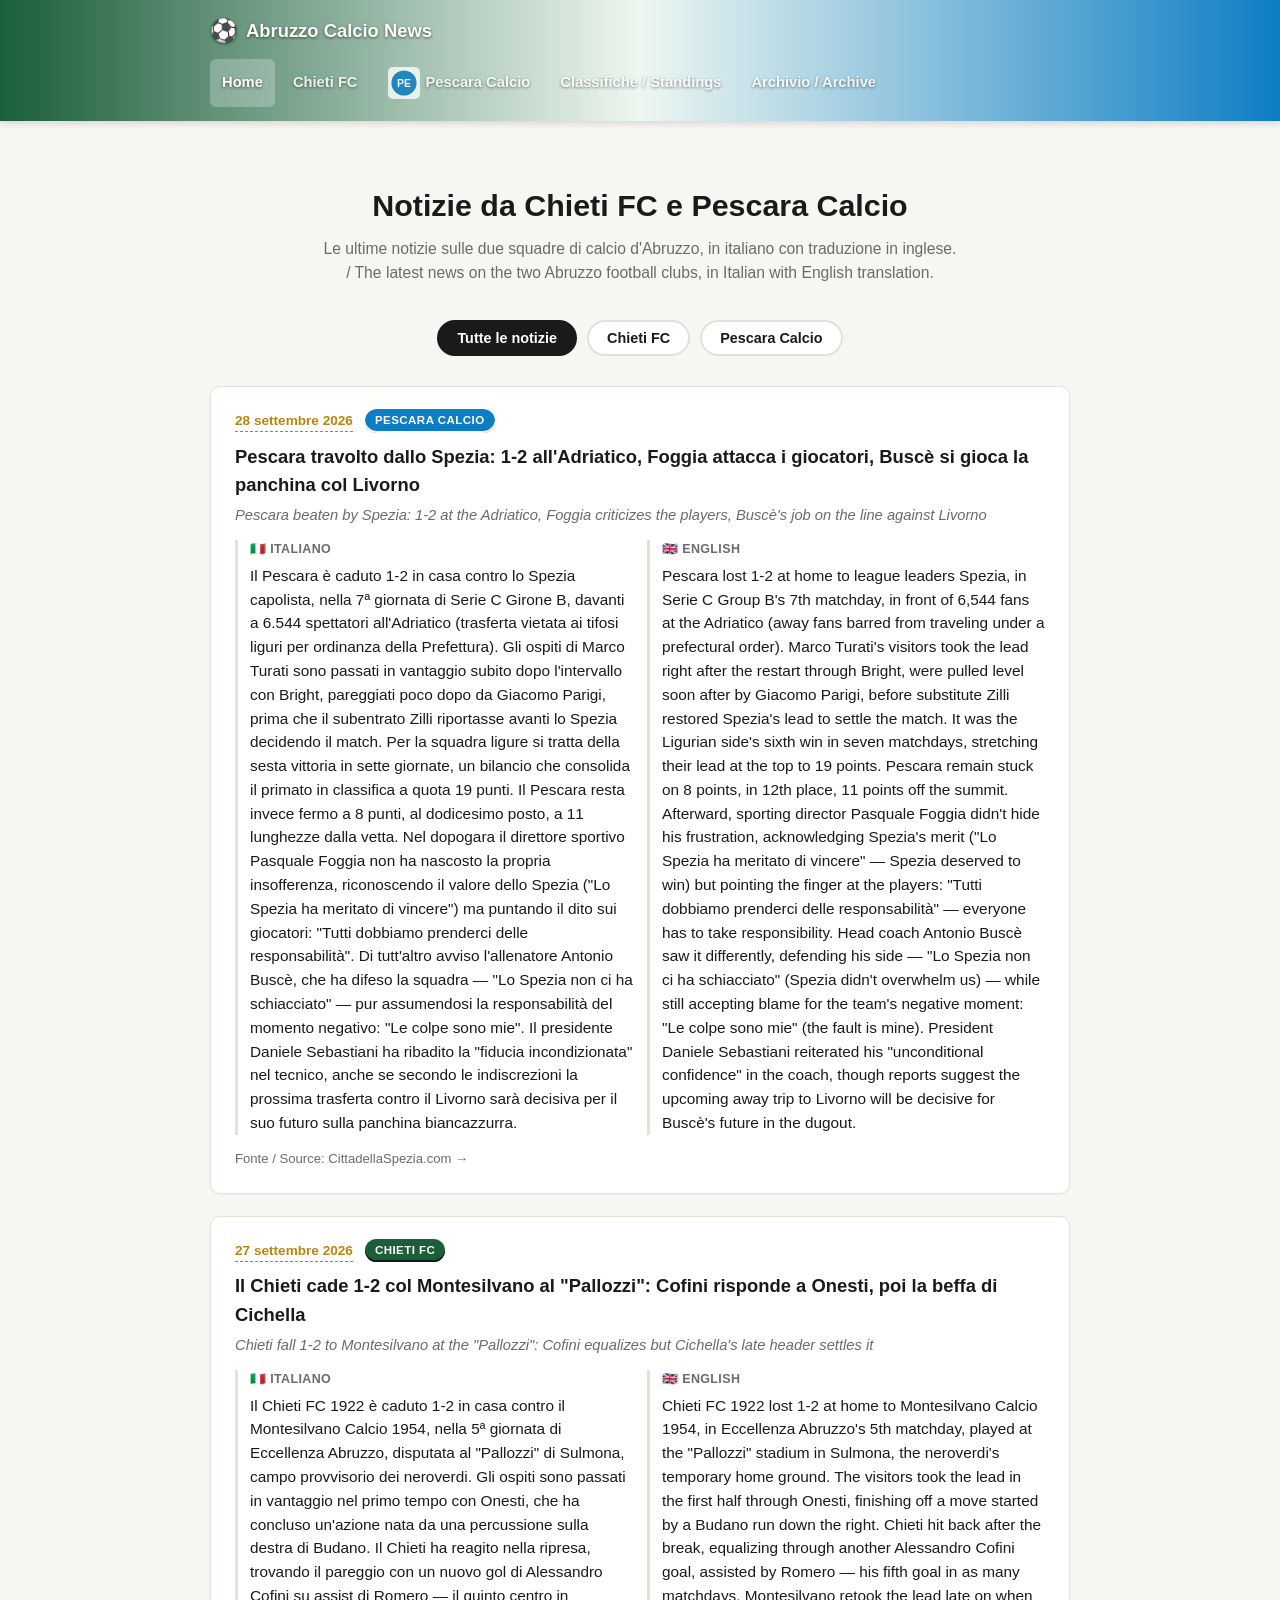
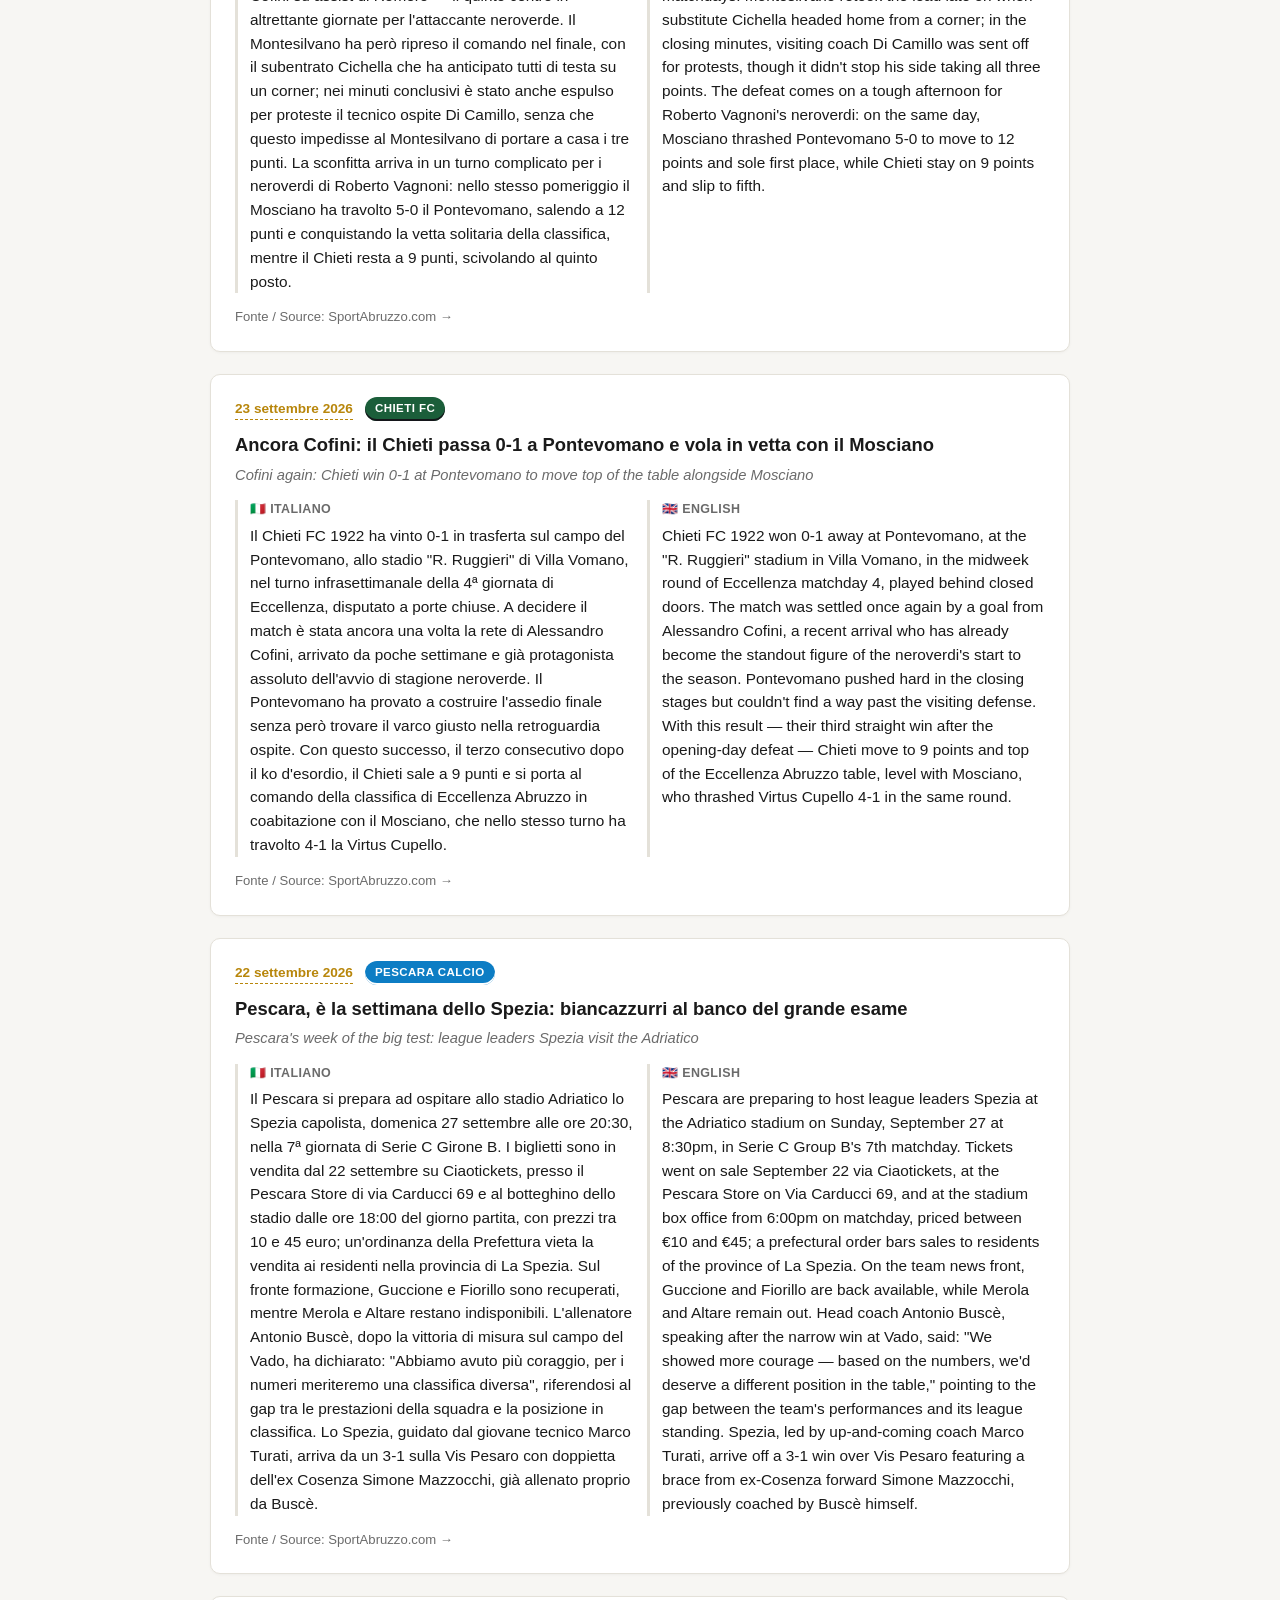
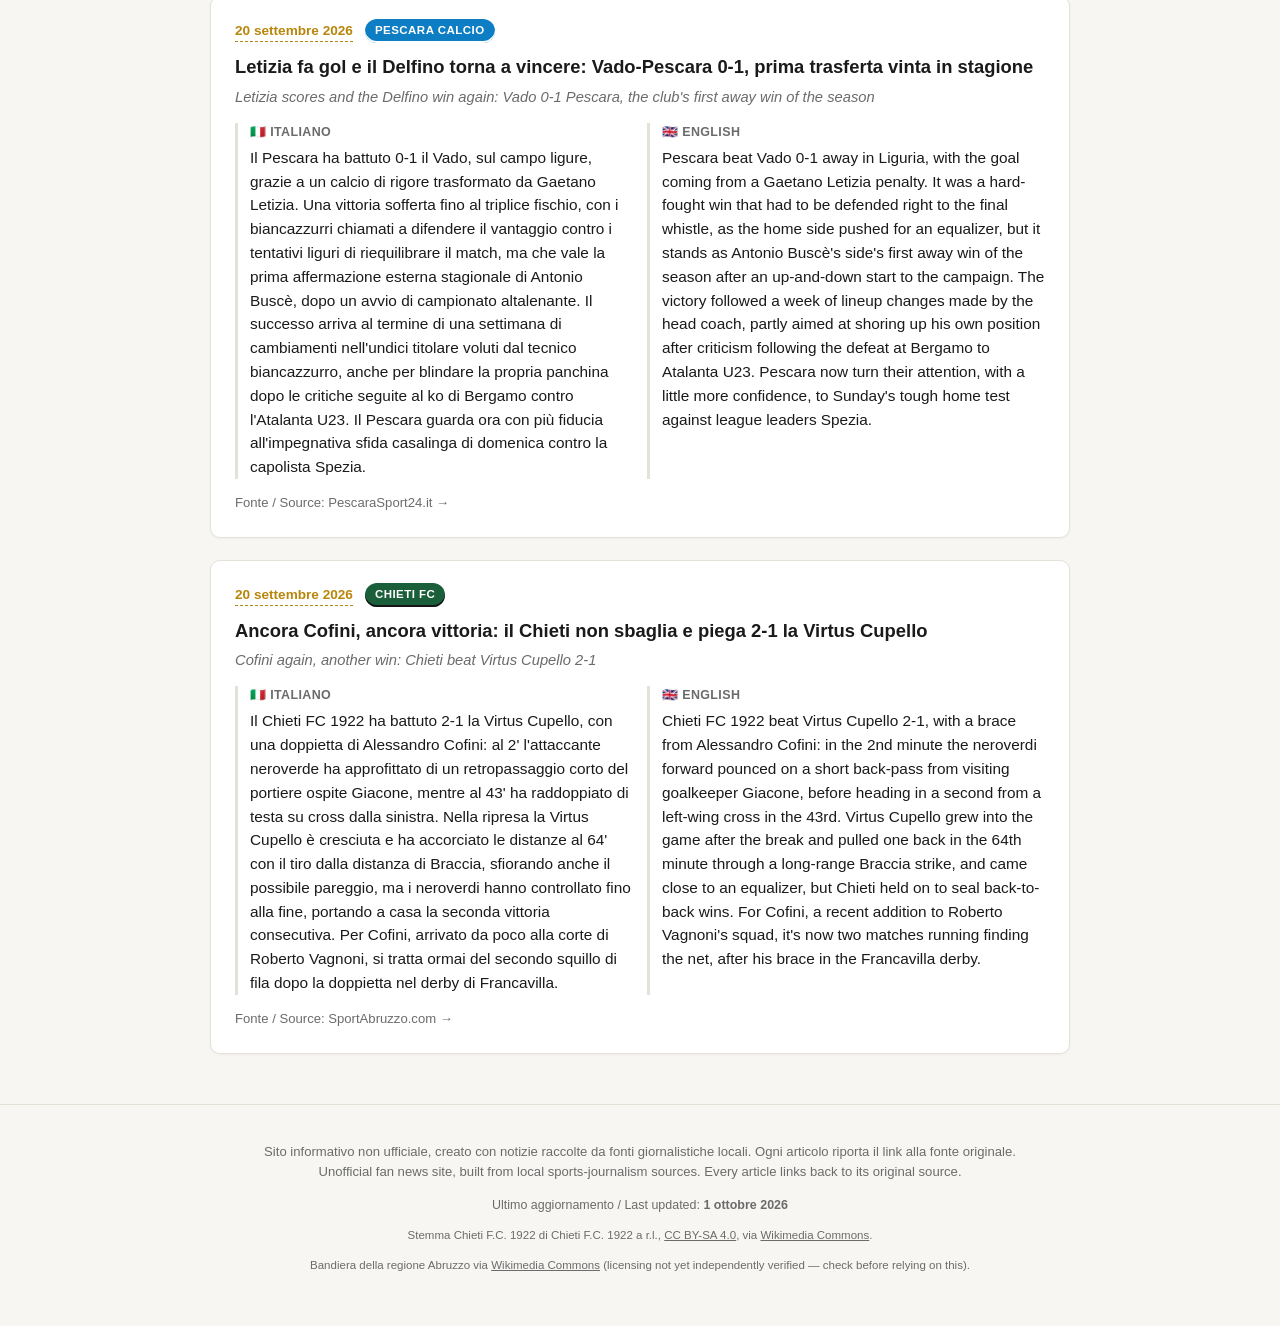
<file: index.html>
<!DOCTYPE html>
<html lang="it" translate="no">
<head>
<meta name="google" content="notranslate">
<meta charset="UTF-8">
<meta name="viewport" content="width=device-width, initial-scale=1.0">
<title>Chieti FC &amp; Pescara Calcio News | Notizie Calcio Abruzzo</title>
<meta name="description" content="Notizie, aggiornamenti e classifiche di Chieti FC e Pescara Calcio, in italiano con traduzione in inglese.">
<link rel="stylesheet" href="assets/style.css?v=4">
</head>
<body>

<header class="site-header">
  <img src="https://commons.wikimedia.org/wiki/Special:FilePath/Flag_of_Abruzzo.svg?width=200" alt="" class="header-map" onerror="this.remove()">
  <div class="container header-inner">
    <a href="index.html" class="logo">
      <span class="logo-badge">⚽</span>
      <span class="logo-text">Abruzzo Calcio News</span>
    </a>
    <nav class="main-nav">
      <a href="index.html" class="nav-link active">Home</a>
      <a href="chieti.html" class="nav-link"><img src="https://commons.wikimedia.org/wiki/Special:FilePath/Chietifc1922.png" alt="" class="nav-crest" onerror="this.remove()">Chieti FC</a>
      <a href="pescara.html" class="nav-link"><img src="assets/pescara-badge.svg" alt="" class="nav-crest">Pescara Calcio</a>
      <a href="standings.html" class="nav-link">Classifiche / Standings</a>
      <a href="archive.html" class="nav-link">Archivio / Archive</a>
    </nav>
  </div>
</header>

<main class="container">

  <section class="hero">
    <h1>Notizie da Chieti FC e Pescara Calcio</h1>
    <p class="hero-sub">Le ultime notizie sulle due squadre di calcio d'Abruzzo, in italiano con traduzione in inglese. / The latest news on the two Abruzzo football clubs, in Italian with English translation.</p>
  </section>

  <section class="filters" aria-label="Filtra notizie per squadra">
    <button class="filter-btn active" data-filter="all">Tutte le notizie</button>
    <button class="filter-btn" data-filter="chieti">Chieti FC</button>
    <button class="filter-btn" data-filter="pescara">Pescara Calcio</button>
  </section>

  <section class="news-feed" id="news-feed">

    <!-- PESCARA: Pescara-Spezia 1-2, Bright Parigi Zilli, Foggia Busce, Livorno decisiva -->
    <article class="news-card" data-team="pescara">
      <div class="news-meta">
        <a class="news-date" href="https://www.cittadellaspezia.com/2026/09/28/pescara-il-ds-foggia-lo-spezia-ha-meritato-di-vincere-ma-busce-si-difende-non-ci-hanno-schiacciato-673774" target="_blank" rel="noopener">28 settembre 2026</a>
        <span class="team-tag team-pescara">Pescara Calcio</span>
      </div>
      <h2 class="news-title">Pescara travolto dallo Spezia: 1-2 all'Adriatico, Foggia attacca i giocatori, Buscè si gioca la panchina col Livorno</h2>
      <p class="news-title-en">Pescara beaten by Spezia: 1-2 at the Adriatico, Foggia criticizes the players, Buscè's job on the line against Livorno</p>
      <div class="news-lang">
        <div class="lang-block">
          <span class="lang-label">🇮🇹 Italiano</span>
          <p>Il Pescara è caduto 1-2 in casa contro lo Spezia capolista, nella 7ª giornata di Serie C Girone B, davanti a 6.544 spettatori all'Adriatico (trasferta vietata ai tifosi liguri per ordinanza della Prefettura). Gli ospiti di Marco Turati sono passati in vantaggio subito dopo l'intervallo con Bright, pareggiati poco dopo da Giacomo Parigi, prima che il subentrato Zilli riportasse avanti lo Spezia decidendo il match. Per la squadra ligure si tratta della sesta vittoria in sette giornate, un bilancio che consolida il primato in classifica a quota 19 punti. Il Pescara resta invece fermo a 8 punti, al dodicesimo posto, a 11 lunghezze dalla vetta. Nel dopogara il direttore sportivo Pasquale Foggia non ha nascosto la propria insofferenza, riconoscendo il valore dello Spezia ("Lo Spezia ha meritato di vincere") ma puntando il dito sui giocatori: "Tutti dobbiamo prenderci delle responsabilità". Di tutt'altro avviso l'allenatore Antonio Buscè, che ha difeso la squadra — "Lo Spezia non ci ha schiacciato" — pur assumendosi la responsabilità del momento negativo: "Le colpe sono mie". Il presidente Daniele Sebastiani ha ribadito la "fiducia incondizionata" nel tecnico, anche se secondo le indiscrezioni la prossima trasferta contro il Livorno sarà decisiva per il suo futuro sulla panchina biancazzurra.</p>
        </div>
        <div class="lang-block">
          <span class="lang-label">🇬🇧 English</span>
          <p>Pescara lost 1-2 at home to league leaders Spezia, in Serie C Group B's 7th matchday, in front of 6,544 fans at the Adriatico (away fans barred from traveling under a prefectural order). Marco Turati's visitors took the lead right after the restart through Bright, were pulled level soon after by Giacomo Parigi, before substitute Zilli restored Spezia's lead to settle the match. It was the Ligurian side's sixth win in seven matchdays, stretching their lead at the top to 19 points. Pescara remain stuck on 8 points, in 12th place, 11 points off the summit. Afterward, sporting director Pasquale Foggia didn't hide his frustration, acknowledging Spezia's merit ("Lo Spezia ha meritato di vincere" — Spezia deserved to win) but pointing the finger at the players: "Tutti dobbiamo prenderci delle responsabilità" — everyone has to take responsibility. Head coach Antonio Buscè saw it differently, defending his side — "Lo Spezia non ci ha schiacciato" (Spezia didn't overwhelm us) — while still accepting blame for the team's negative moment: "Le colpe sono mie" (the fault is mine). President Daniele Sebastiani reiterated his "unconditional confidence" in the coach, though reports suggest the upcoming away trip to Livorno will be decisive for Buscè's future in the dugout.</p>
        </div>
      </div>
      <a class="source-link" href="https://www.cittadellaspezia.com/2026/09/28/pescara-il-ds-foggia-lo-spezia-ha-meritato-di-vincere-ma-busce-si-difende-non-ci-hanno-schiacciato-673774" target="_blank" rel="noopener">Fonte / Source: CittadellaSpezia.com →</a>
    </article>

    <!-- CHIETI: Chieti-Montesilvano 1-2, Cofini pareggia, Mosciano vola in vetta -->
    <article class="news-card" data-team="chieti">
      <div class="news-meta">
        <a class="news-date" href="https://www.sportabruzzo.com/2026/09/montesilvano-colpo-esterno-chieti-battuto-2-1/" target="_blank" rel="noopener">27 settembre 2026</a>
        <span class="team-tag team-chieti">Chieti FC</span>
      </div>
      <h2 class="news-title">Il Chieti cade 1-2 col Montesilvano al "Pallozzi": Cofini risponde a Onesti, poi la beffa di Cichella</h2>
      <p class="news-title-en">Chieti fall 1-2 to Montesilvano at the "Pallozzi": Cofini equalizes but Cichella's late header settles it</p>
      <div class="news-lang">
        <div class="lang-block">
          <span class="lang-label">🇮🇹 Italiano</span>
          <p>Il Chieti FC 1922 è caduto 1-2 in casa contro il Montesilvano Calcio 1954, nella 5ª giornata di Eccellenza Abruzzo, disputata al "Pallozzi" di Sulmona, campo provvisorio dei neroverdi. Gli ospiti sono passati in vantaggio nel primo tempo con Onesti, che ha concluso un'azione nata da una percussione sulla destra di Budano. Il Chieti ha reagito nella ripresa, trovando il pareggio con un nuovo gol di Alessandro Cofini su assist di Romero — il quinto centro in altrettante giornate per l'attaccante neroverde. Il Montesilvano ha però ripreso il comando nel finale, con il subentrato Cichella che ha anticipato tutti di testa su un corner; nei minuti conclusivi è stato anche espulso per proteste il tecnico ospite Di Camillo, senza che questo impedisse al Montesilvano di portare a casa i tre punti. La sconfitta arriva in un turno complicato per i neroverdi di Roberto Vagnoni: nello stesso pomeriggio il Mosciano ha travolto 5-0 il Pontevomano, salendo a 12 punti e conquistando la vetta solitaria della classifica, mentre il Chieti resta a 9 punti, scivolando al quinto posto.</p>
        </div>
        <div class="lang-block">
          <span class="lang-label">🇬🇧 English</span>
          <p>Chieti FC 1922 lost 1-2 at home to Montesilvano Calcio 1954, in Eccellenza Abruzzo's 5th matchday, played at the "Pallozzi" stadium in Sulmona, the neroverdi's temporary home ground. The visitors took the lead in the first half through Onesti, finishing off a move started by a Budano run down the right. Chieti hit back after the break, equalizing through another Alessandro Cofini goal, assisted by Romero — his fifth goal in as many matchdays. Montesilvano retook the lead late on when substitute Cichella headed home from a corner; in the closing minutes, visiting coach Di Camillo was sent off for protests, though it didn't stop his side taking all three points. The defeat comes on a tough afternoon for Roberto Vagnoni's neroverdi: on the same day, Mosciano thrashed Pontevomano 5-0 to move to 12 points and sole first place, while Chieti stay on 9 points and slip to fifth.</p>
        </div>
      </div>
      <a class="source-link" href="https://www.sportabruzzo.com/2026/09/montesilvano-colpo-esterno-chieti-battuto-2-1/" target="_blank" rel="noopener">Fonte / Source: SportAbruzzo.com →</a>
    </article>

    <!-- CHIETI: Pontevomano-Chieti 0-1, Cofini, Chieti-Mosciano in vetta dopo 4a giornata -->
    <article class="news-card" data-team="chieti">
      <div class="news-meta">
        <a class="news-date" href="https://www.sportabruzzo.com/2026/09/pontevomano-chieti-0-1-decisiva-la-rete-di-cofini/" target="_blank" rel="noopener">23 settembre 2026</a>
        <span class="team-tag team-chieti">Chieti FC</span>
      </div>
      <h2 class="news-title">Ancora Cofini: il Chieti passa 0-1 a Pontevomano e vola in vetta con il Mosciano</h2>
      <p class="news-title-en">Cofini again: Chieti win 0-1 at Pontevomano to move top of the table alongside Mosciano</p>
      <div class="news-lang">
        <div class="lang-block">
          <span class="lang-label">🇮🇹 Italiano</span>
          <p>Il Chieti FC 1922 ha vinto 0-1 in trasferta sul campo del Pontevomano, allo stadio "R. Ruggieri" di Villa Vomano, nel turno infrasettimanale della 4ª giornata di Eccellenza, disputato a porte chiuse. A decidere il match è stata ancora una volta la rete di Alessandro Cofini, arrivato da poche settimane e già protagonista assoluto dell'avvio di stagione neroverde. Il Pontevomano ha provato a costruire l'assedio finale senza però trovare il varco giusto nella retroguardia ospite. Con questo successo, il terzo consecutivo dopo il ko d'esordio, il Chieti sale a 9 punti e si porta al comando della classifica di Eccellenza Abruzzo in coabitazione con il Mosciano, che nello stesso turno ha travolto 4-1 la Virtus Cupello.</p>
        </div>
        <div class="lang-block">
          <span class="lang-label">🇬🇧 English</span>
          <p>Chieti FC 1922 won 0-1 away at Pontevomano, at the "R. Ruggieri" stadium in Villa Vomano, in the midweek round of Eccellenza matchday 4, played behind closed doors. The match was settled once again by a goal from Alessandro Cofini, a recent arrival who has already become the standout figure of the neroverdi's start to the season. Pontevomano pushed hard in the closing stages but couldn't find a way past the visiting defense. With this result — their third straight win after the opening-day defeat — Chieti move to 9 points and top of the Eccellenza Abruzzo table, level with Mosciano, who thrashed Virtus Cupello 4-1 in the same round.</p>
        </div>
      </div>
      <a class="source-link" href="https://www.sportabruzzo.com/2026/09/pontevomano-chieti-0-1-decisiva-la-rete-di-cofini/" target="_blank" rel="noopener">Fonte / Source: SportAbruzzo.com →</a>
    </article>

    <!-- PESCARA: preview sfida Spezia capolista, 27 settembre, biglietti -->
    <article class="news-card" data-team="pescara">
      <div class="news-meta">
        <a class="news-date" href="https://www.sportabruzzo.com/2026/09/pescara-e-la-settimana-dello-spezia-biancazzurri-al-banco-del-grande-esame/" target="_blank" rel="noopener">22 settembre 2026</a>
        <span class="team-tag team-pescara">Pescara Calcio</span>
      </div>
      <h2 class="news-title">Pescara, è la settimana dello Spezia: biancazzurri al banco del grande esame</h2>
      <p class="news-title-en">Pescara's week of the big test: league leaders Spezia visit the Adriatico</p>
      <div class="news-lang">
        <div class="lang-block">
          <span class="lang-label">🇮🇹 Italiano</span>
          <p>Il Pescara si prepara ad ospitare allo stadio Adriatico lo Spezia capolista, domenica 27 settembre alle ore 20:30, nella 7ª giornata di Serie C Girone B. I biglietti sono in vendita dal 22 settembre su Ciaotickets, presso il Pescara Store di via Carducci 69 e al botteghino dello stadio dalle ore 18:00 del giorno partita, con prezzi tra 10 e 45 euro; un'ordinanza della Prefettura vieta la vendita ai residenti nella provincia di La Spezia. Sul fronte formazione, Guccione e Fiorillo sono recuperati, mentre Merola e Altare restano indisponibili. L'allenatore Antonio Buscè, dopo la vittoria di misura sul campo del Vado, ha dichiarato: "Abbiamo avuto più coraggio, per i numeri meriteremo una classifica diversa", riferendosi al gap tra le prestazioni della squadra e la posizione in classifica. Lo Spezia, guidato dal giovane tecnico Marco Turati, arriva da un 3-1 sulla Vis Pesaro con doppietta dell'ex Cosenza Simone Mazzocchi, già allenato proprio da Buscè.</p>
        </div>
        <div class="lang-block">
          <span class="lang-label">🇬🇧 English</span>
          <p>Pescara are preparing to host league leaders Spezia at the Adriatico stadium on Sunday, September 27 at 8:30pm, in Serie C Group B's 7th matchday. Tickets went on sale September 22 via Ciaotickets, at the Pescara Store on Via Carducci 69, and at the stadium box office from 6:00pm on matchday, priced between €10 and €45; a prefectural order bars sales to residents of the province of La Spezia. On the team news front, Guccione and Fiorillo are back available, while Merola and Altare remain out. Head coach Antonio Buscè, speaking after the narrow win at Vado, said: "We showed more courage — based on the numbers, we'd deserve a different position in the table," pointing to the gap between the team's performances and its league standing. Spezia, led by up-and-coming coach Marco Turati, arrive off a 3-1 win over Vis Pesaro featuring a brace from ex-Cosenza forward Simone Mazzocchi, previously coached by Buscè himself.</p>
        </div>
      </div>
      <a class="source-link" href="https://www.sportabruzzo.com/2026/09/pescara-e-la-settimana-dello-spezia-biancazzurri-al-banco-del-grande-esame/" target="_blank" rel="noopener">Fonte / Source: SportAbruzzo.com →</a>
    </article>

    <!-- PESCARA: Vado-Pescara 0-1, Letizia su rigore, prima vittoria esterna -->
    <article class="news-card" data-team="pescara">
      <div class="news-meta">
        <a class="news-date" href="https://www.pescarasport24.it/news/172781637126/letizia-fa-goal-e-il-delfino-torna-a-vincere-vado-pescara-0-1" target="_blank" rel="noopener">20 settembre 2026</a>
        <span class="team-tag team-pescara">Pescara Calcio</span>
      </div>
      <h2 class="news-title">Letizia fa gol e il Delfino torna a vincere: Vado-Pescara 0-1, prima trasferta vinta in stagione</h2>
      <p class="news-title-en">Letizia scores and the Delfino win again: Vado 0-1 Pescara, the club's first away win of the season</p>
      <div class="news-lang">
        <div class="lang-block">
          <span class="lang-label">🇮🇹 Italiano</span>
          <p>Il Pescara ha battuto 0-1 il Vado, sul campo ligure, grazie a un calcio di rigore trasformato da Gaetano Letizia. Una vittoria sofferta fino al triplice fischio, con i biancazzurri chiamati a difendere il vantaggio contro i tentativi liguri di riequilibrare il match, ma che vale la prima affermazione esterna stagionale di Antonio Buscè, dopo un avvio di campionato altalenante. Il successo arriva al termine di una settimana di cambiamenti nell'undici titolare voluti dal tecnico biancazzurro, anche per blindare la propria panchina dopo le critiche seguite al ko di Bergamo contro l'Atalanta U23. Il Pescara guarda ora con più fiducia all'impegnativa sfida casalinga di domenica contro la capolista Spezia.</p>
        </div>
        <div class="lang-block">
          <span class="lang-label">🇬🇧 English</span>
          <p>Pescara beat Vado 0-1 away in Liguria, with the goal coming from a Gaetano Letizia penalty. It was a hard-fought win that had to be defended right to the final whistle, as the home side pushed for an equalizer, but it stands as Antonio Buscè's side's first away win of the season after an up-and-down start to the campaign. The victory followed a week of lineup changes made by the head coach, partly aimed at shoring up his own position after criticism following the defeat at Bergamo to Atalanta U23. Pescara now turn their attention, with a little more confidence, to Sunday's tough home test against league leaders Spezia.</p>
        </div>
      </div>
      <a class="source-link" href="https://www.pescarasport24.it/news/172781637126/letizia-fa-goal-e-il-delfino-torna-a-vincere-vado-pescara-0-1" target="_blank" rel="noopener">Fonte / Source: PescaraSport24.it →</a>
    </article>

    <!-- CHIETI: Chieti-Virtus Cupello 2-1, doppietta Cofini -->
    <article class="news-card" data-team="chieti">
      <div class="news-meta">
        <a class="news-date" href="https://www.sportabruzzo.com/2026/09/ancora-cofini-ancora-vittoria-il-chieti-non-sbaglia-con-la-virtus-cupello/" target="_blank" rel="noopener">20 settembre 2026</a>
        <span class="team-tag team-chieti">Chieti FC</span>
      </div>
      <h2 class="news-title">Ancora Cofini, ancora vittoria: il Chieti non sbaglia e piega 2-1 la Virtus Cupello</h2>
      <p class="news-title-en">Cofini again, another win: Chieti beat Virtus Cupello 2-1</p>
      <div class="news-lang">
        <div class="lang-block">
          <span class="lang-label">🇮🇹 Italiano</span>
          <p>Il Chieti FC 1922 ha battuto 2-1 la Virtus Cupello, con una doppietta di Alessandro Cofini: al 2' l'attaccante neroverde ha approfittato di un retropassaggio corto del portiere ospite Giacone, mentre al 43' ha raddoppiato di testa su cross dalla sinistra. Nella ripresa la Virtus Cupello è cresciuta e ha accorciato le distanze al 64' con il tiro dalla distanza di Braccia, sfiorando anche il possibile pareggio, ma i neroverdi hanno controllato fino alla fine, portando a casa la seconda vittoria consecutiva. Per Cofini, arrivato da poco alla corte di Roberto Vagnoni, si tratta ormai del secondo squillo di fila dopo la doppietta nel derby di Francavilla.</p>
        </div>
        <div class="lang-block">
          <span class="lang-label">🇬🇧 English</span>
          <p>Chieti FC 1922 beat Virtus Cupello 2-1, with a brace from Alessandro Cofini: in the 2nd minute the neroverdi forward pounced on a short back-pass from visiting goalkeeper Giacone, before heading in a second from a left-wing cross in the 43rd. Virtus Cupello grew into the game after the break and pulled one back in the 64th minute through a long-range Braccia strike, and came close to an equalizer, but Chieti held on to seal back-to-back wins. For Cofini, a recent addition to Roberto Vagnoni's squad, it's now two matches running finding the net, after his brace in the Francavilla derby.</p>
        </div>
      </div>
      <a class="source-link" href="https://www.sportabruzzo.com/2026/09/ancora-cofini-ancora-vittoria-il-chieti-non-sbaglia-con-la-virtus-cupello/" target="_blank" rel="noopener">Fonte / Source: SportAbruzzo.com →</a>
    </article>

                  </section>
</main>

<footer class="site-footer">
  <div class="container">
    <p>Sito informativo non ufficiale, creato con notizie raccolte da fonti giornalistiche locali. Ogni articolo riporta il link alla fonte originale.<br>
    Unofficial fan news site, built from local sports-journalism sources. Every article links back to its original source.</p>
    <p class="footer-updated">Ultimo aggiornamento / Last updated: <strong>1 ottobre 2026</strong></p>
    <p class="footer-credit">Stemma Chieti F.C. 1922 di Chieti F.C. 1922 a r.l., <a href="https://creativecommons.org/licenses/by-sa/4.0/" target="_blank" rel="noopener">CC BY-SA 4.0</a>, via <a href="https://commons.wikimedia.org/wiki/File:Chietifc1922.png" target="_blank" rel="noopener">Wikimedia Commons</a>.</p>
    <p class="footer-credit">Bandiera della regione Abruzzo via <a href="https://commons.wikimedia.org/wiki/File:Flag_of_Abruzzo.svg" target="_blank" rel="noopener">Wikimedia Commons</a> (licensing not yet independently verified — check before relying on this).</p>
  </div>
</footer>

<script src="assets/script.js?v=4"></script>
</body>
</html>
</file>
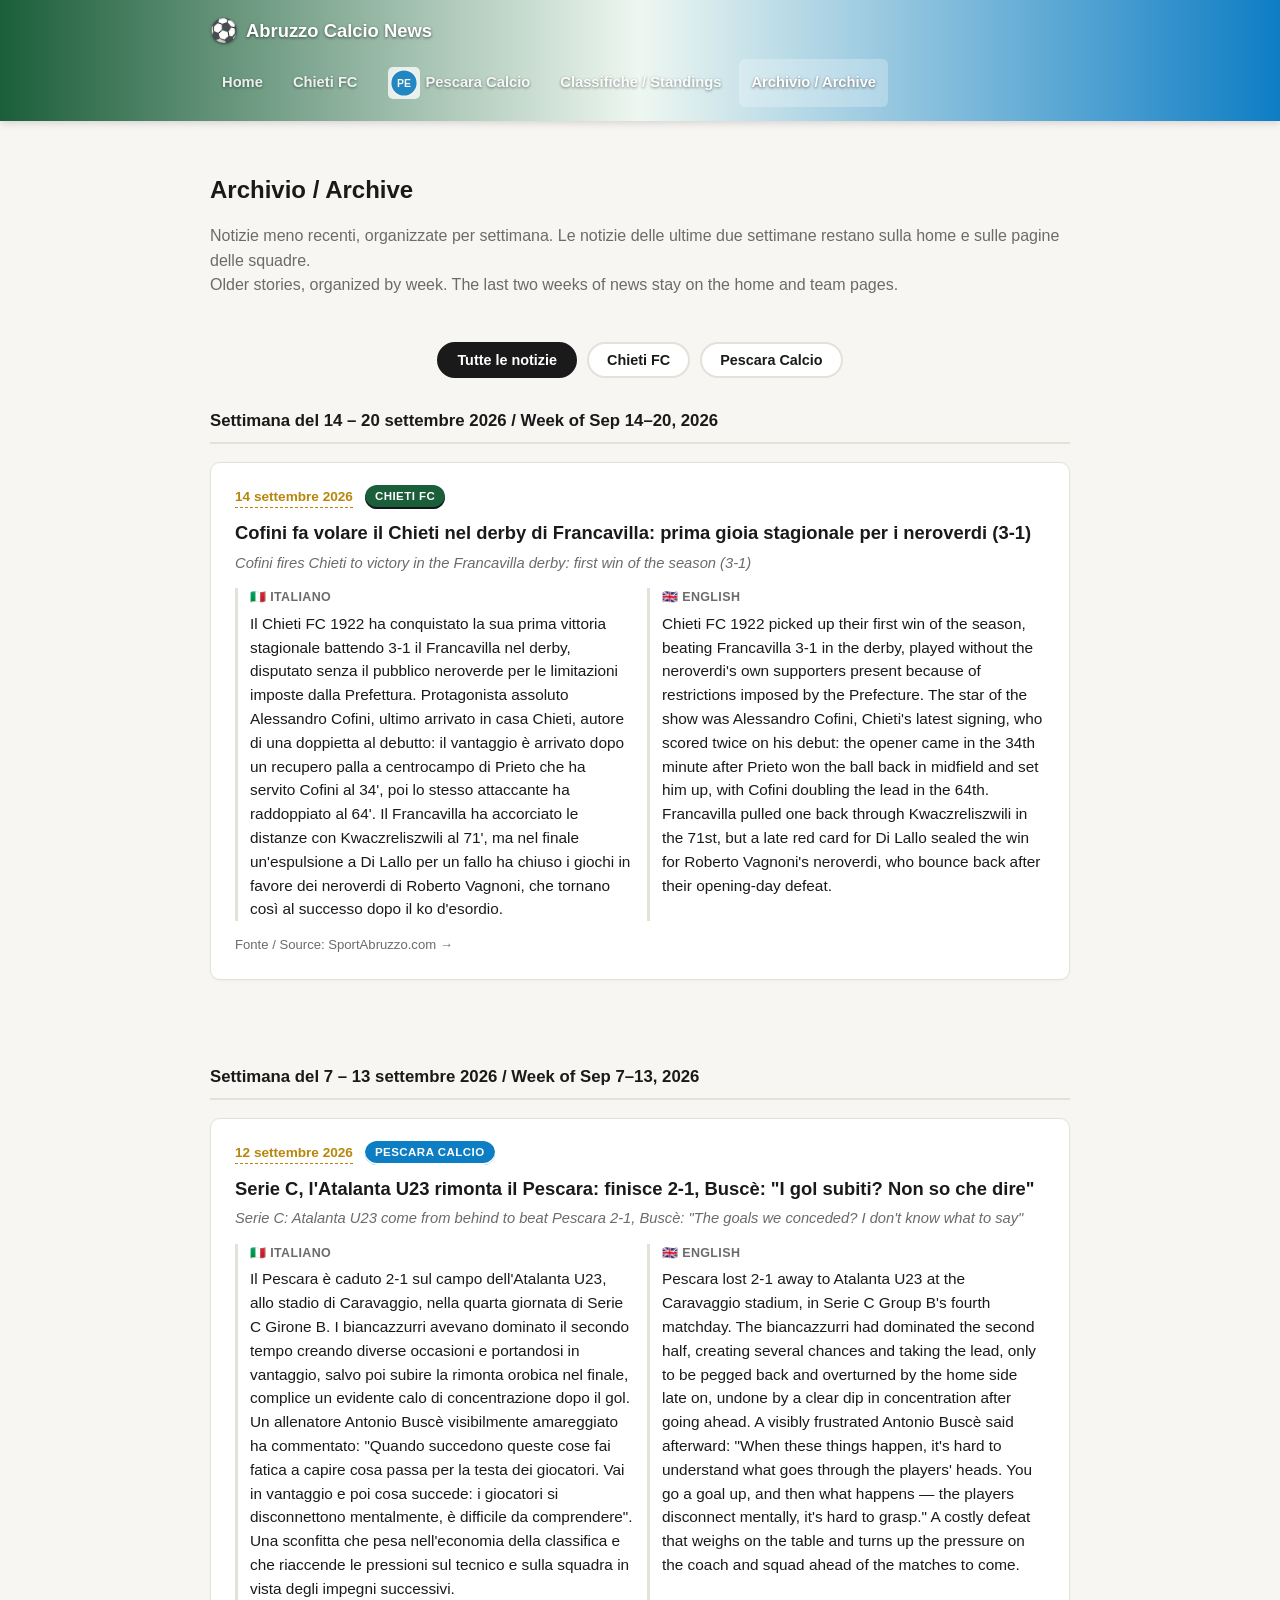
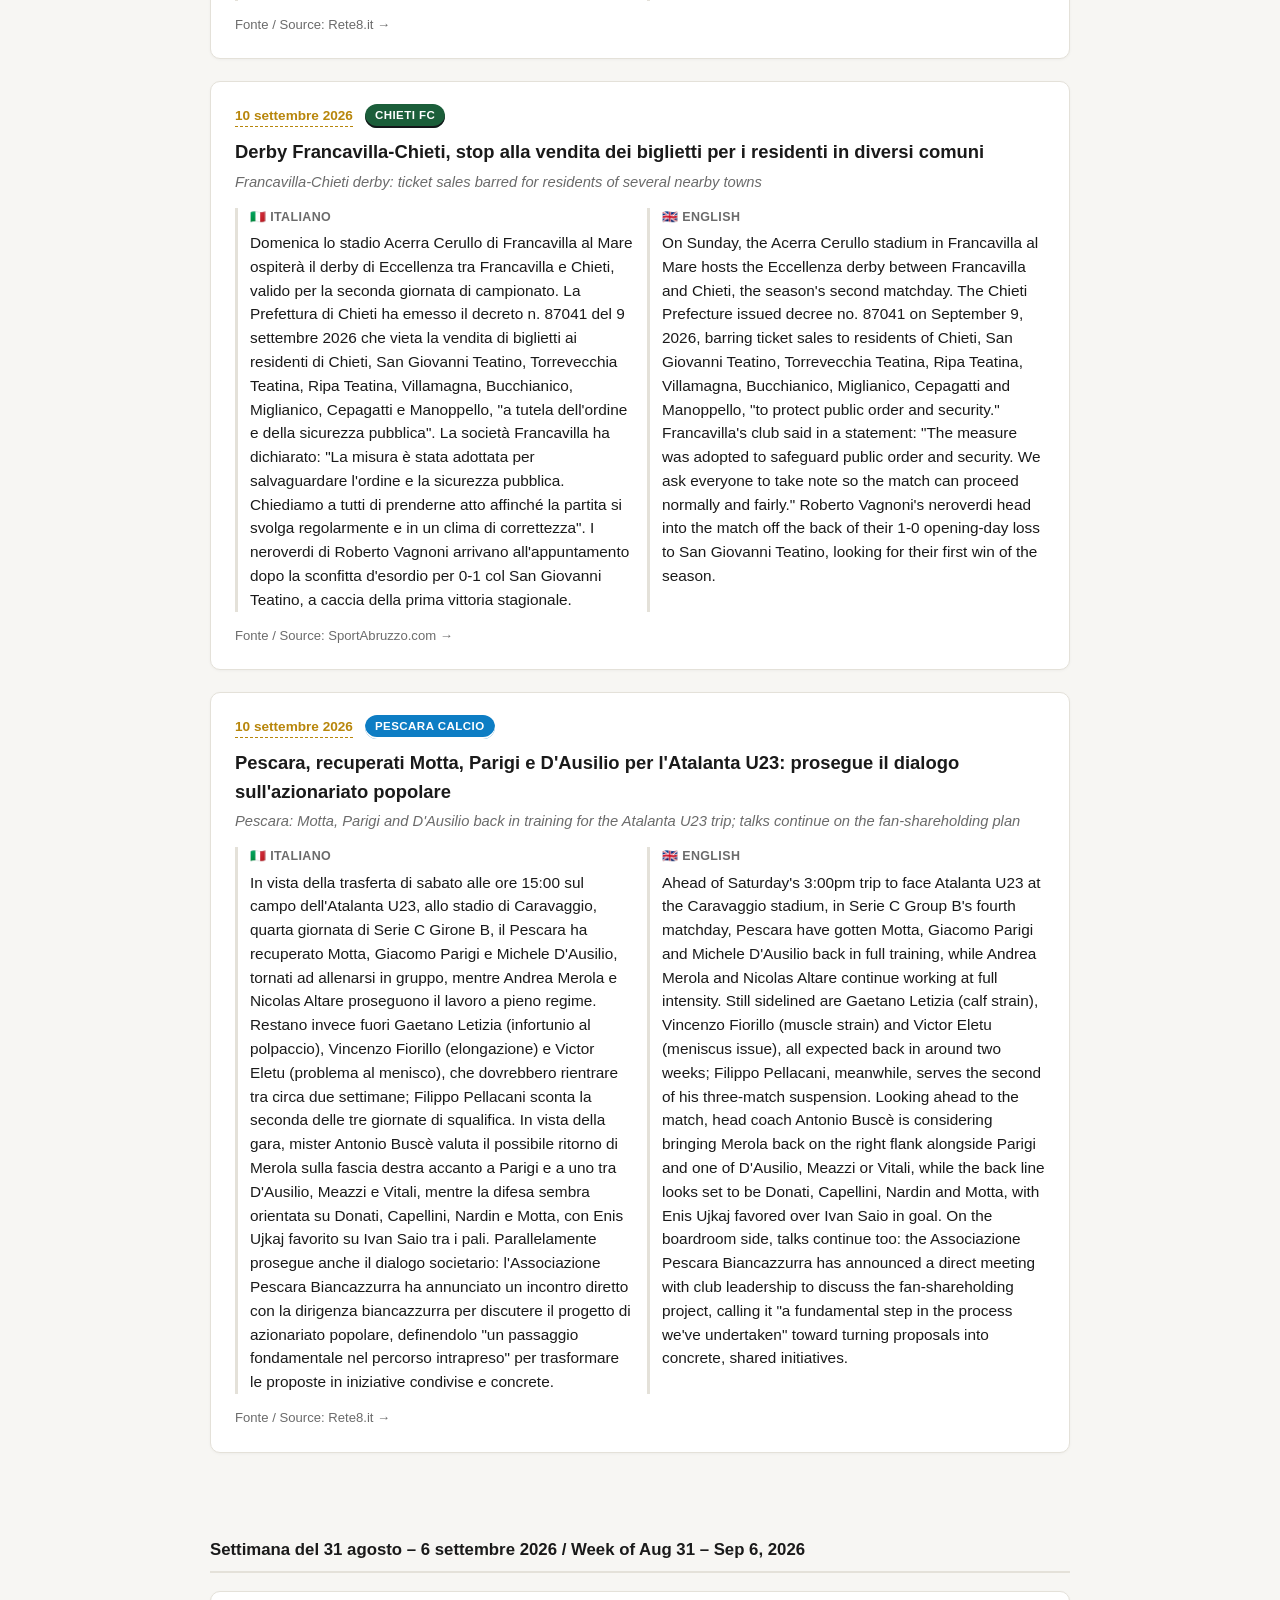
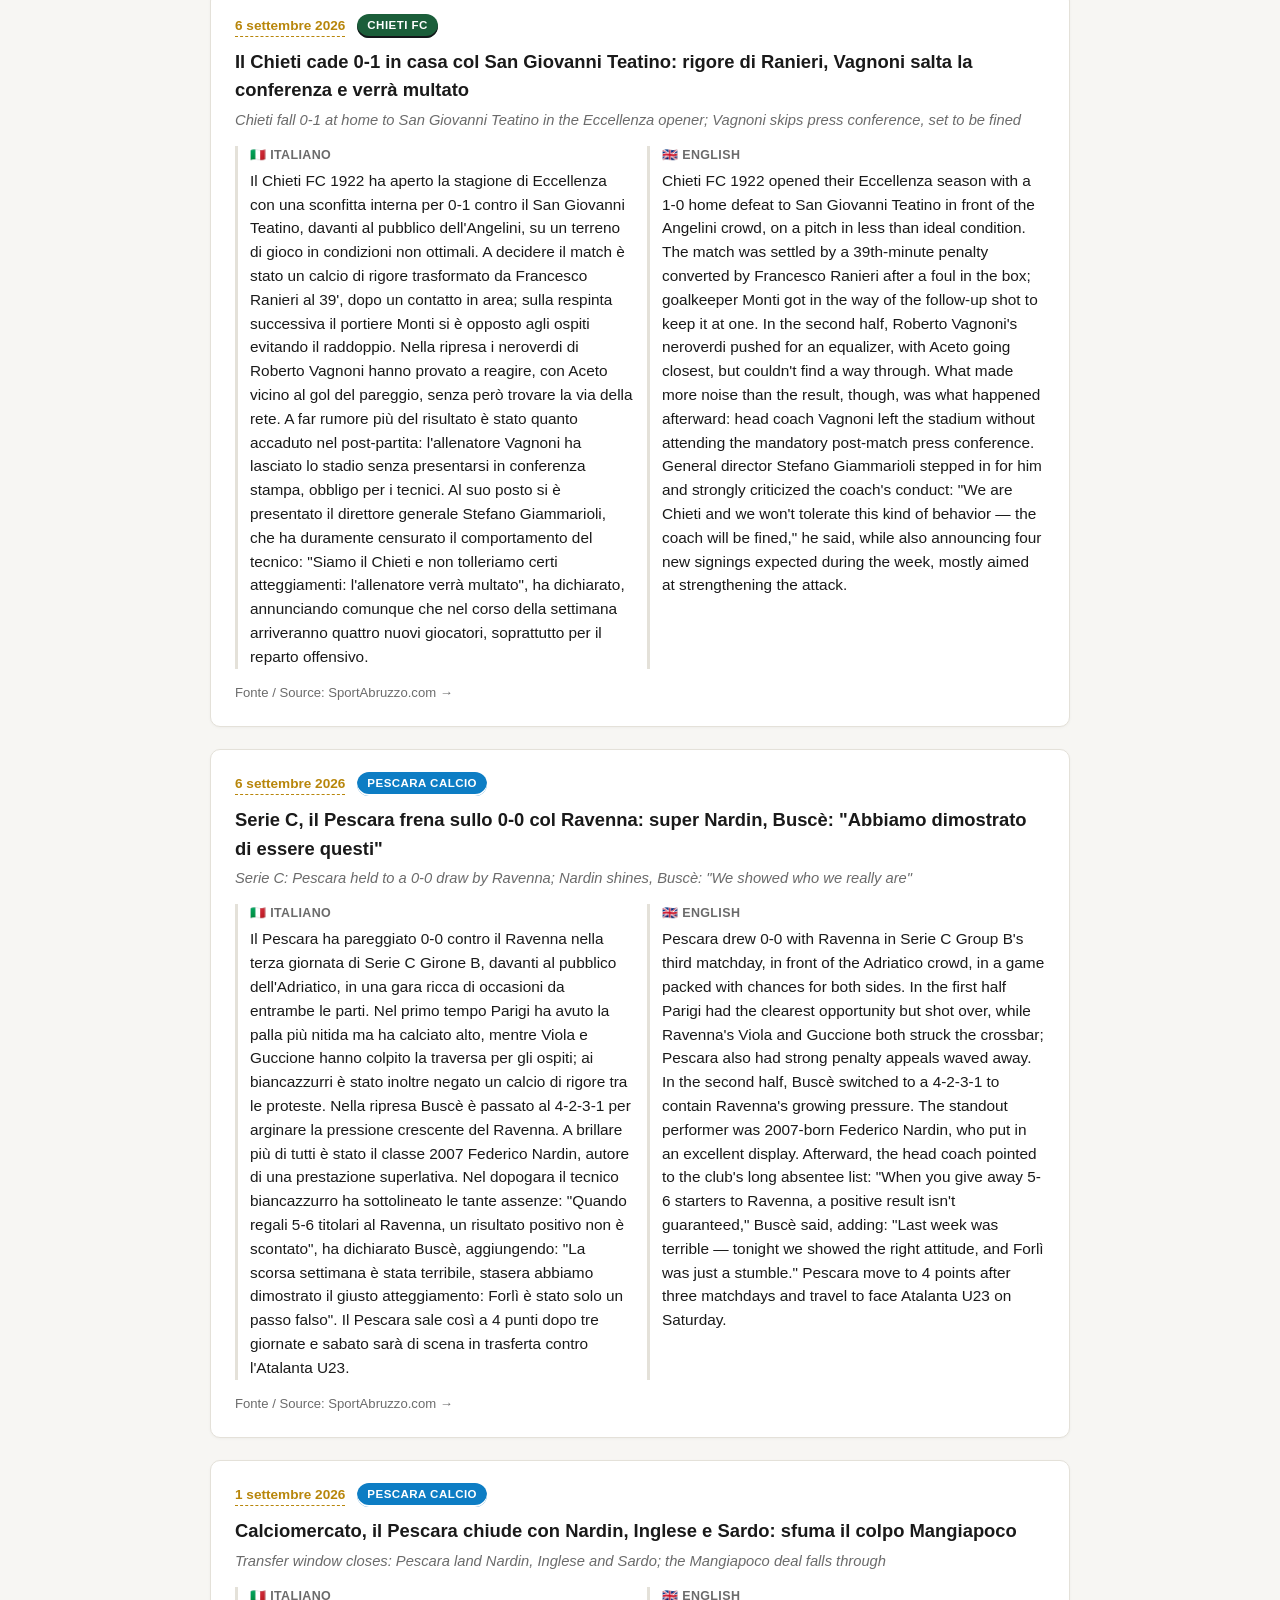
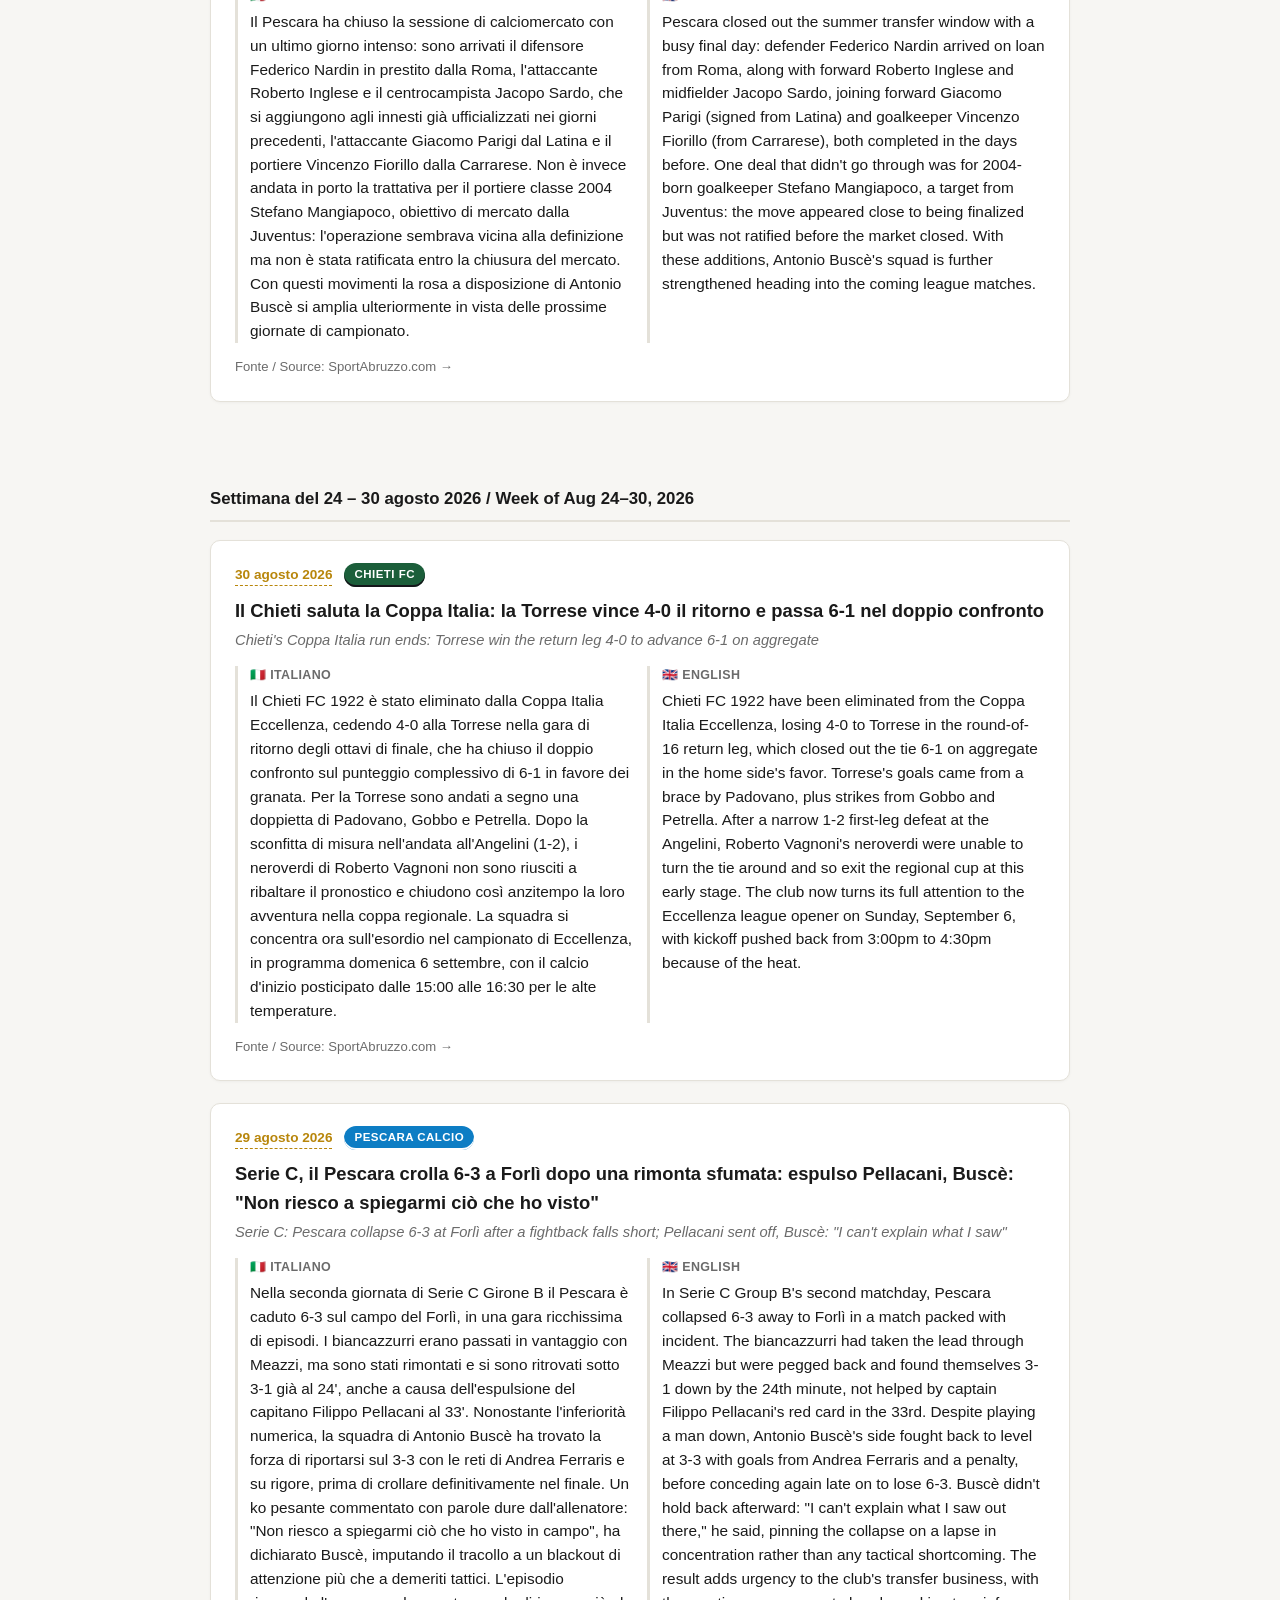
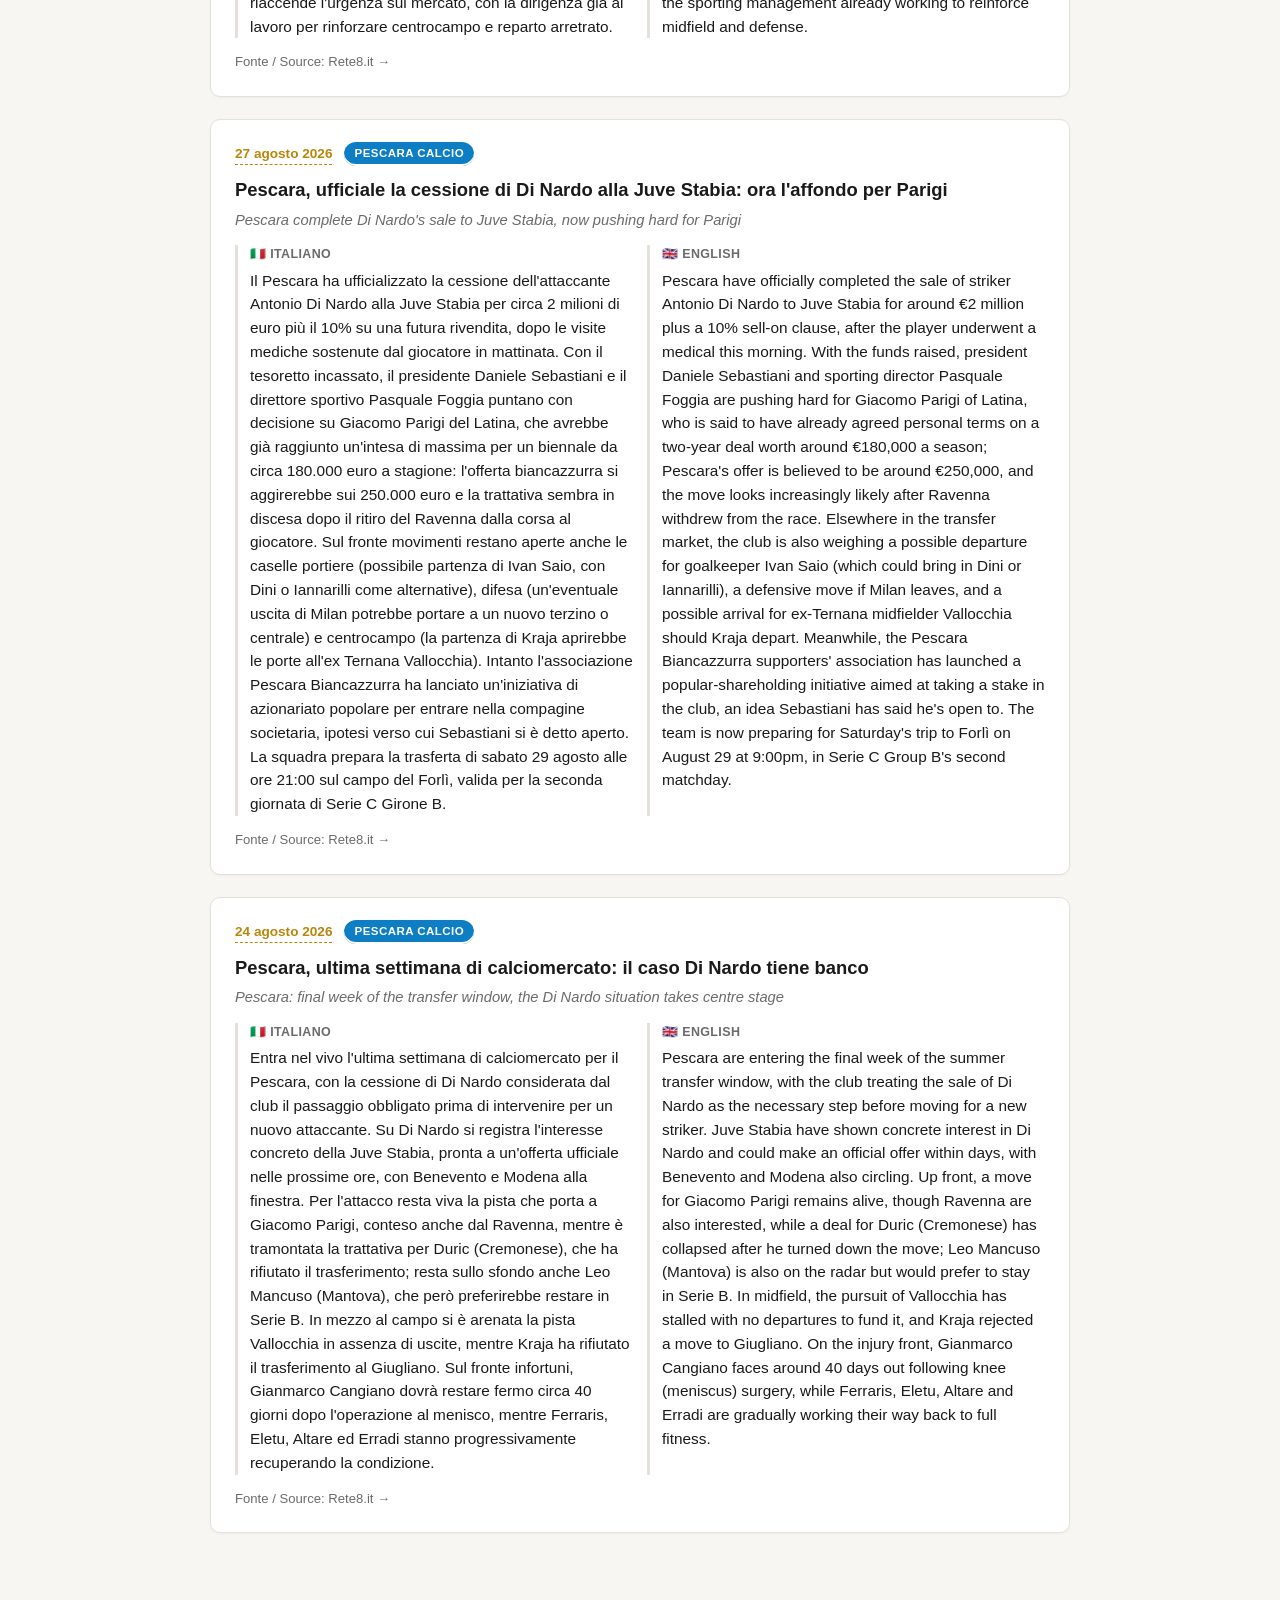
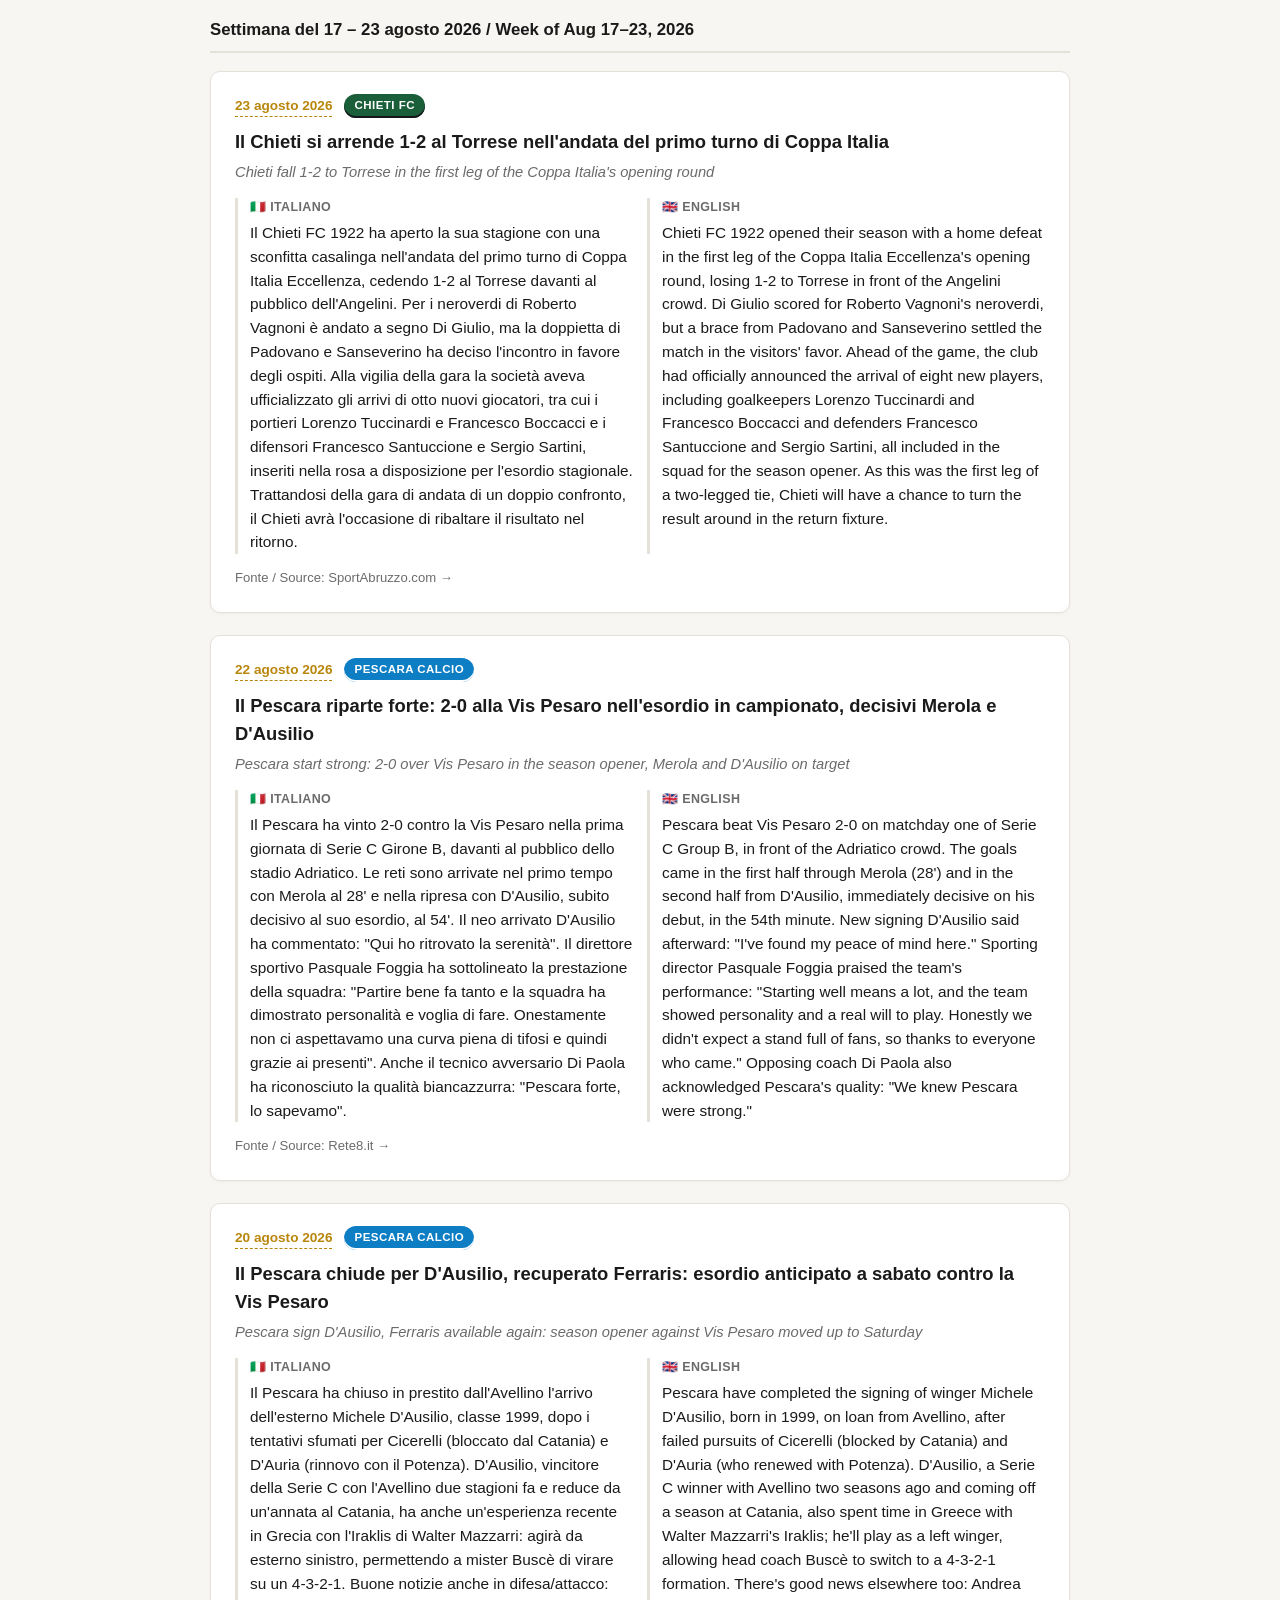
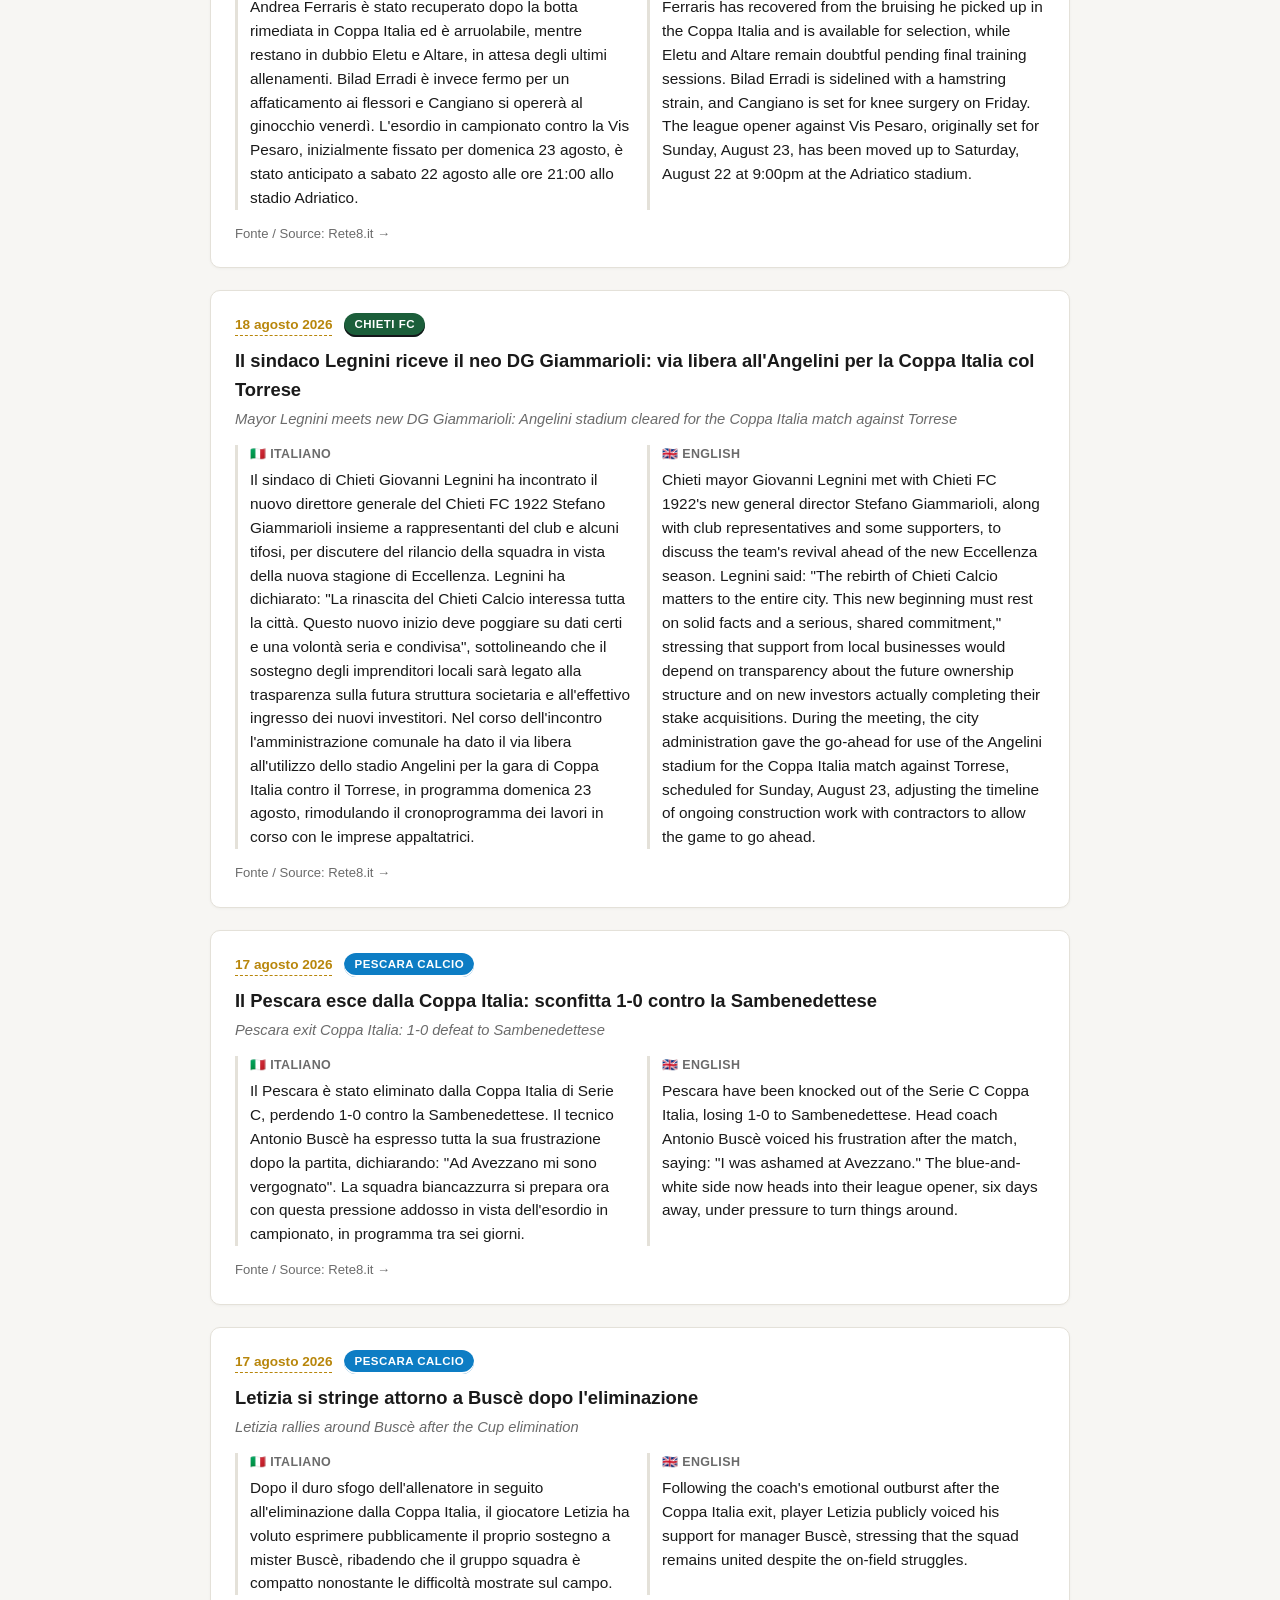
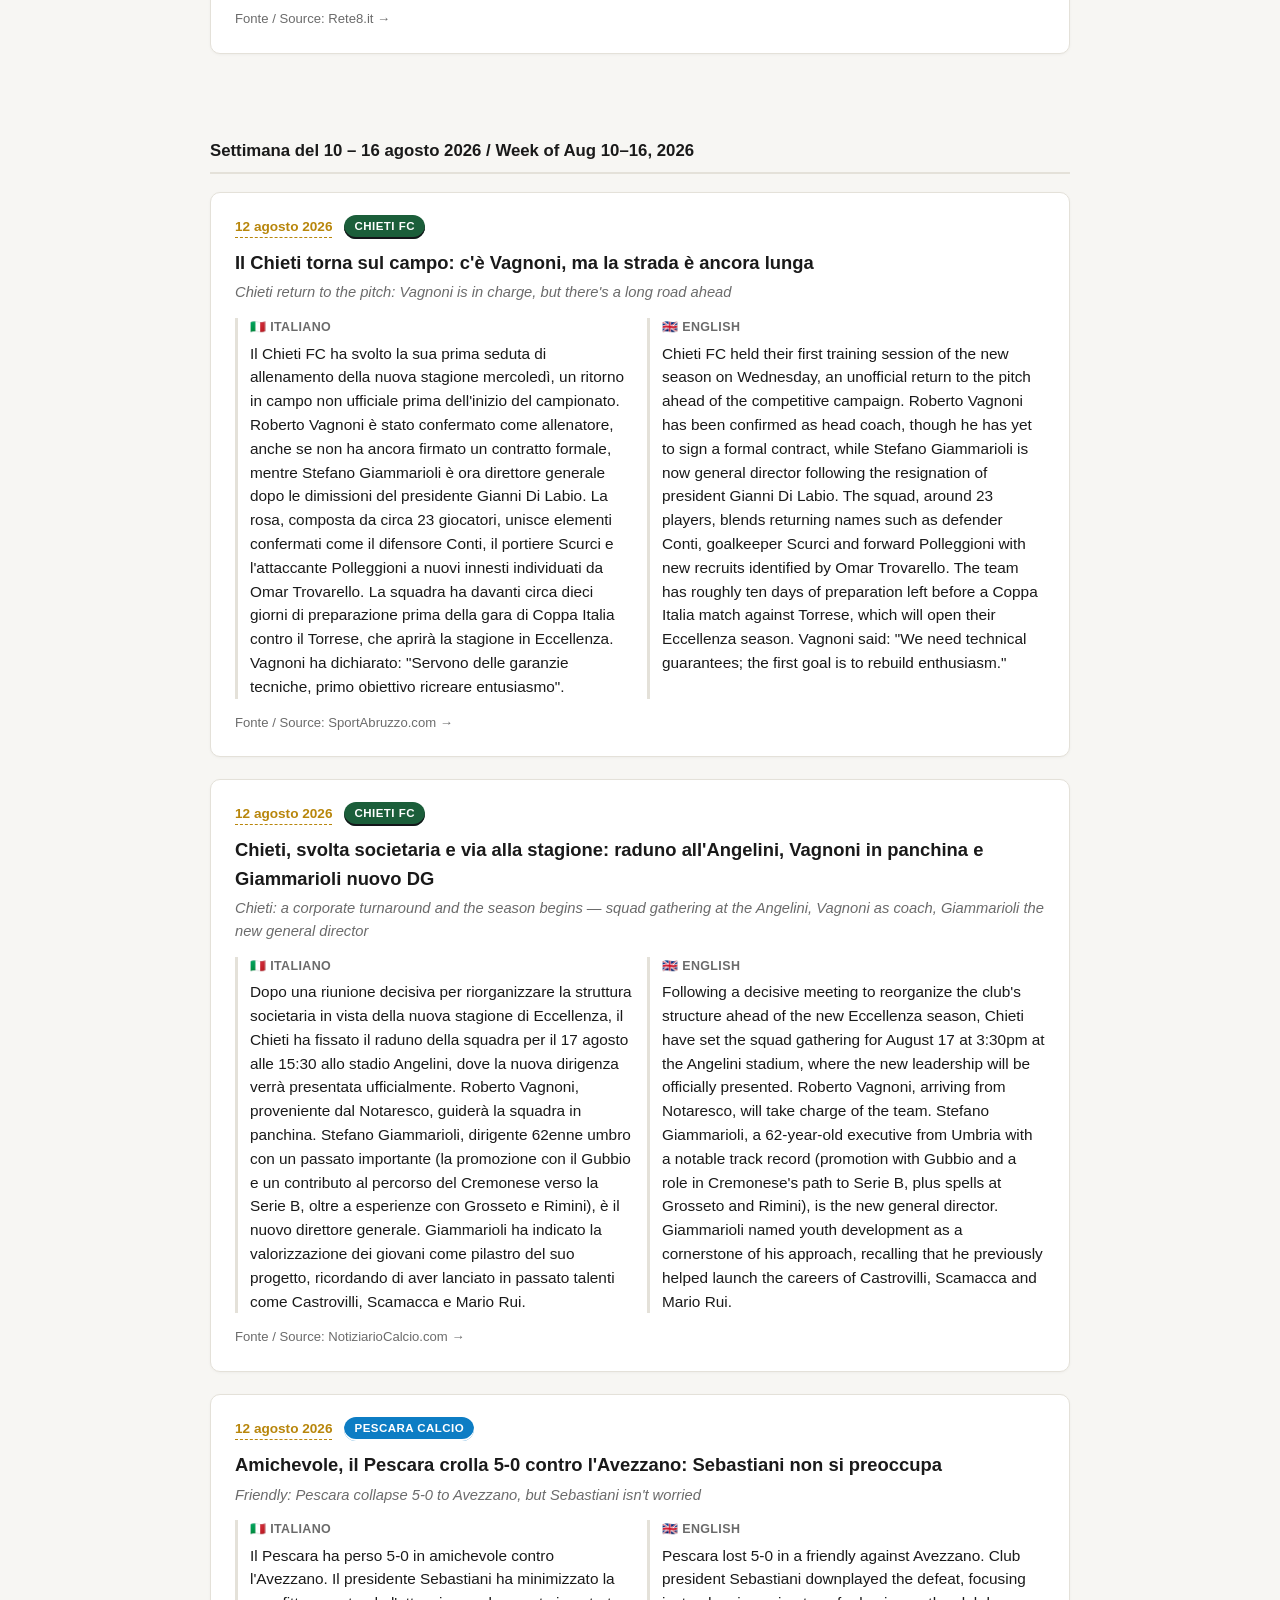
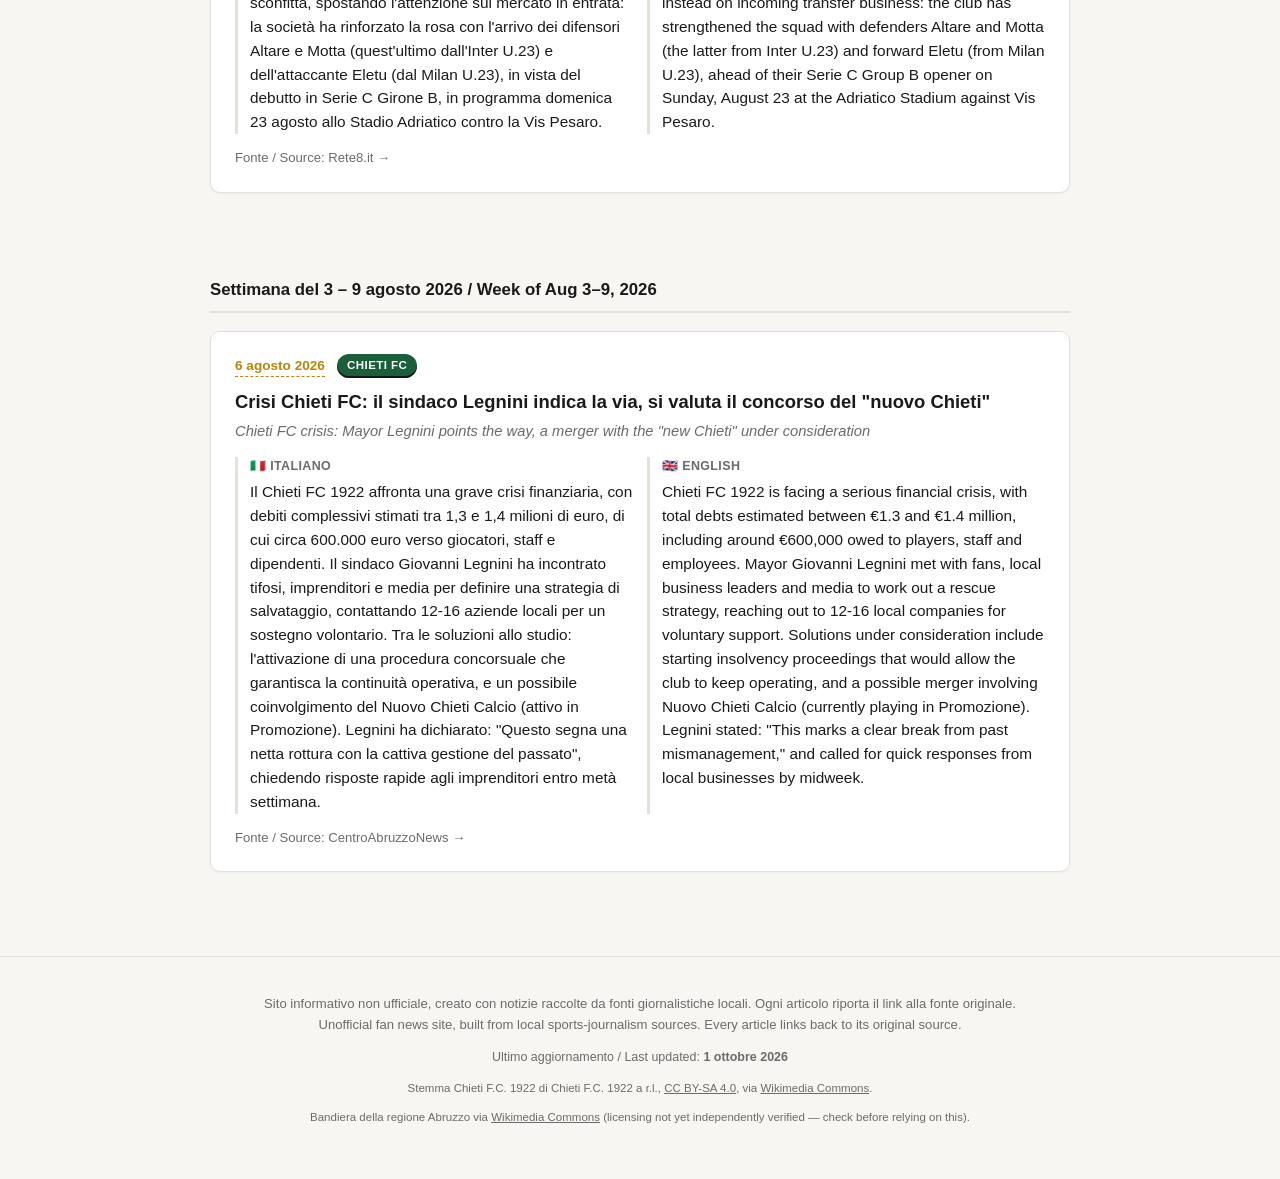
<file: archive.html>
<!DOCTYPE html>
<html lang="it" translate="no">
<head>
<meta name="google" content="notranslate">
<meta charset="UTF-8">
<meta name="viewport" content="width=device-width, initial-scale=1.0">
<title>Archivio / Archive | Abruzzo Calcio News</title>
<meta name="description" content="Notizie meno recenti su Chieti FC e Pescara Calcio, archiviate per settimana.">
<link rel="stylesheet" href="assets/style.css?v=4">
</head>
<body>

<header class="site-header">
  <img src="https://commons.wikimedia.org/wiki/Special:FilePath/Flag_of_Abruzzo.svg?width=200" alt="" class="header-map" onerror="this.remove()">
  <div class="container header-inner">
    <a href="index.html" class="logo">
      <span class="logo-badge">⚽</span>
      <span class="logo-text">Abruzzo Calcio News</span>
    </a>
    <nav class="main-nav">
      <a href="index.html" class="nav-link">Home</a>
      <a href="chieti.html" class="nav-link"><img src="https://commons.wikimedia.org/wiki/Special:FilePath/Chietifc1922.png" alt="" class="nav-crest" onerror="this.remove()">Chieti FC</a>
      <a href="pescara.html" class="nav-link"><img src="assets/pescara-badge.svg" alt="" class="nav-crest">Pescara Calcio</a>
      <a href="standings.html" class="nav-link">Classifiche / Standings</a>
      <a href="archive.html" class="nav-link active">Archivio / Archive</a>
    </nav>
  </div>
</header>

<main class="container">

  <section class="page-intro">
    <h1>Archivio / Archive</h1>
    <p>Notizie meno recenti, organizzate per settimana. Le notizie delle ultime due settimane restano sulla home e sulle pagine delle squadre.<br>
    Older stories, organized by week. The last two weeks of news stay on the home and team pages.</p>
  </section>

  <section class="filters" aria-label="Filtra notizie per squadra">
    <button class="filter-btn active" data-filter="all">Tutte le notizie</button>
    <button class="filter-btn" data-filter="chieti">Chieti FC</button>
    <button class="filter-btn" data-filter="pescara">Pescara Calcio</button>
  </section>

  <!--
    ARCHIVE STRUCTURE FOR FUTURE UPDATES:
    Wrap each week's stories in a block like this, newest week first:

    <section class="archive-week">
      <h2 class="archive-week-title">Settimana dell'11 – 17 agosto 2026 / Week of Aug 11–17, 2026</h2>
      <div class="news-feed">
        ... <article class="news-card" data-team="..."> blocks, same format as index.html ...
      </div>
    </section>

    Move an article here (from index.html / chieti.html / pescara.html) once it's more than
    ~2 weeks old, grouping it under the Mon–Sun week it was originally posted in.
  -->

  <section class="archive-week">
    <h2 class="archive-week-title">Settimana del 14 – 20 settembre 2026 / Week of Sep 14–20, 2026</h2>
    <div class="news-feed">

    <!-- CHIETI: derby Francavilla 3-1, doppietta debutto Cofini -->
        <article class="news-card" data-team="chieti">
          <div class="news-meta">
            <a class="news-date" href="https://www.sportabruzzo.com/2026/09/cofini-fa-volare-il-chieti-nel-derby-di-francavilla-prima-gioia-per-i-neroverdi/" target="_blank" rel="noopener">14 settembre 2026</a>
            <span class="team-tag team-chieti">Chieti FC</span>
          </div>
          <h2 class="news-title">Cofini fa volare il Chieti nel derby di Francavilla: prima gioia stagionale per i neroverdi (3-1)</h2>
          <p class="news-title-en">Cofini fires Chieti to victory in the Francavilla derby: first win of the season (3-1)</p>
          <div class="news-lang">
            <div class="lang-block">
              <span class="lang-label">🇮🇹 Italiano</span>
              <p>Il Chieti FC 1922 ha conquistato la sua prima vittoria stagionale battendo 3-1 il Francavilla nel derby, disputato senza il pubblico neroverde per le limitazioni imposte dalla Prefettura. Protagonista assoluto Alessandro Cofini, ultimo arrivato in casa Chieti, autore di una doppietta al debutto: il vantaggio è arrivato dopo un recupero palla a centrocampo di Prieto che ha servito Cofini al 34', poi lo stesso attaccante ha raddoppiato al 64'. Il Francavilla ha accorciato le distanze con Kwaczreliszwili al 71', ma nel finale un'espulsione a Di Lallo per un fallo ha chiuso i giochi in favore dei neroverdi di Roberto Vagnoni, che tornano così al successo dopo il ko d'esordio.</p>
            </div>
            <div class="lang-block">
              <span class="lang-label">🇬🇧 English</span>
              <p>Chieti FC 1922 picked up their first win of the season, beating Francavilla 3-1 in the derby, played without the neroverdi's own supporters present because of restrictions imposed by the Prefecture. The star of the show was Alessandro Cofini, Chieti's latest signing, who scored twice on his debut: the opener came in the 34th minute after Prieto won the ball back in midfield and set him up, with Cofini doubling the lead in the 64th. Francavilla pulled one back through Kwaczreliszwili in the 71st, but a late red card for Di Lallo sealed the win for Roberto Vagnoni's neroverdi, who bounce back after their opening-day defeat.</p>
            </div>
          </div>
          <a class="source-link" href="https://www.sportabruzzo.com/2026/09/cofini-fa-volare-il-chieti-nel-derby-di-francavilla-prima-gioia-per-i-neroverdi/" target="_blank" rel="noopener">Fonte / Source: SportAbruzzo.com →</a>
        </article>

    </div>
  </section>

  <section class="archive-week">
    <h2 class="archive-week-title">Settimana del 7 – 13 settembre 2026 / Week of Sep 7–13, 2026</h2>
    <div class="news-feed">

    <!-- PESCARA: Atalanta U23-Pescara 2-1, Busce critico -->
        <article class="news-card" data-team="pescara">
          <div class="news-meta">
            <a class="news-date" href="https://www.rete8.it/top-sport/serie-c-atalanta-u23-pescara-2-1-busce-i-gol-subiti-non-so-che-dire/" target="_blank" rel="noopener">12 settembre 2026</a>
            <span class="team-tag team-pescara">Pescara Calcio</span>
          </div>
          <h2 class="news-title">Serie C, l'Atalanta U23 rimonta il Pescara: finisce 2-1, Buscè: "I gol subiti? Non so che dire"</h2>
          <p class="news-title-en">Serie C: Atalanta U23 come from behind to beat Pescara 2-1, Buscè: "The goals we conceded? I don't know what to say"</p>
          <div class="news-lang">
            <div class="lang-block">
              <span class="lang-label">🇮🇹 Italiano</span>
              <p>Il Pescara è caduto 2-1 sul campo dell'Atalanta U23, allo stadio di Caravaggio, nella quarta giornata di Serie C Girone B. I biancazzurri avevano dominato il secondo tempo creando diverse occasioni e portandosi in vantaggio, salvo poi subire la rimonta orobica nel finale, complice un evidente calo di concentrazione dopo il gol. Un allenatore Antonio Buscè visibilmente amareggiato ha commentato: "Quando succedono queste cose fai fatica a capire cosa passa per la testa dei giocatori. Vai in vantaggio e poi cosa succede: i giocatori si disconnettono mentalmente, è difficile da comprendere". Una sconfitta che pesa nell'economia della classifica e che riaccende le pressioni sul tecnico e sulla squadra in vista degli impegni successivi.</p>
            </div>
            <div class="lang-block">
              <span class="lang-label">🇬🇧 English</span>
              <p>Pescara lost 2-1 away to Atalanta U23 at the Caravaggio stadium, in Serie C Group B's fourth matchday. The biancazzurri had dominated the second half, creating several chances and taking the lead, only to be pegged back and overturned by the home side late on, undone by a clear dip in concentration after going ahead. A visibly frustrated Antonio Buscè said afterward: "When these things happen, it's hard to understand what goes through the players' heads. You go a goal up, and then what happens — the players disconnect mentally, it's hard to grasp." A costly defeat that weighs on the table and turns up the pressure on the coach and squad ahead of the matches to come.</p>
            </div>
          </div>
          <a class="source-link" href="https://www.rete8.it/top-sport/serie-c-atalanta-u23-pescara-2-1-busce-i-gol-subiti-non-so-che-dire/" target="_blank" rel="noopener">Fonte / Source: Rete8.it →</a>
        </article>

    <!-- CHIETI: derby Francavilla, stop vendita biglietti residenti -->
        <article class="news-card" data-team="chieti">
          <div class="news-meta">
            <a class="news-date" href="https://www.sportabruzzo.com/2026/09/francavilla-chieti-derby-con-limitazione-stop-vendita-tagliandi-in-diversi-comuni-ecco-quali/" target="_blank" rel="noopener">10 settembre 2026</a>
            <span class="team-tag team-chieti">Chieti FC</span>
          </div>
          <h2 class="news-title">Derby Francavilla-Chieti, stop alla vendita dei biglietti per i residenti in diversi comuni</h2>
          <p class="news-title-en">Francavilla-Chieti derby: ticket sales barred for residents of several nearby towns</p>
          <div class="news-lang">
            <div class="lang-block">
              <span class="lang-label">🇮🇹 Italiano</span>
              <p>Domenica lo stadio Acerra Cerullo di Francavilla al Mare ospiterà il derby di Eccellenza tra Francavilla e Chieti, valido per la seconda giornata di campionato. La Prefettura di Chieti ha emesso il decreto n. 87041 del 9 settembre 2026 che vieta la vendita di biglietti ai residenti di Chieti, San Giovanni Teatino, Torrevecchia Teatina, Ripa Teatina, Villamagna, Bucchianico, Miglianico, Cepagatti e Manoppello, "a tutela dell'ordine e della sicurezza pubblica". La società Francavilla ha dichiarato: "La misura è stata adottata per salvaguardare l'ordine e la sicurezza pubblica. Chiediamo a tutti di prenderne atto affinché la partita si svolga regolarmente e in un clima di correttezza". I neroverdi di Roberto Vagnoni arrivano all'appuntamento dopo la sconfitta d'esordio per 0-1 col San Giovanni Teatino, a caccia della prima vittoria stagionale.</p>
            </div>
            <div class="lang-block">
              <span class="lang-label">🇬🇧 English</span>
              <p>On Sunday, the Acerra Cerullo stadium in Francavilla al Mare hosts the Eccellenza derby between Francavilla and Chieti, the season's second matchday. The Chieti Prefecture issued decree no. 87041 on September 9, 2026, barring ticket sales to residents of Chieti, San Giovanni Teatino, Torrevecchia Teatina, Ripa Teatina, Villamagna, Bucchianico, Miglianico, Cepagatti and Manoppello, "to protect public order and security." Francavilla's club said in a statement: "The measure was adopted to safeguard public order and security. We ask everyone to take note so the match can proceed normally and fairly." Roberto Vagnoni's neroverdi head into the match off the back of their 1-0 opening-day loss to San Giovanni Teatino, looking for their first win of the season.</p>
            </div>
          </div>
          <a class="source-link" href="https://www.sportabruzzo.com/2026/09/francavilla-chieti-derby-con-limitazione-stop-vendita-tagliandi-in-diversi-comuni-ecco-quali/" target="_blank" rel="noopener">Fonte / Source: SportAbruzzo.com →</a>
        </article>

    <!-- PESCARA: recuperi Motta Parigi D'Ausilio per Atalanta U23, azionariato popolare -->
        <article class="news-card" data-team="pescara">
          <div class="news-meta">
            <a class="news-date" href="https://www.rete8.it/pescara-calcio/il-pescara-recupera-i-pezzi-per-la-trasferta-con-latalanta-u23-sviluppi-sullazionariato-popolare/" target="_blank" rel="noopener">10 settembre 2026</a>
            <span class="team-tag team-pescara">Pescara Calcio</span>
          </div>
          <h2 class="news-title">Pescara, recuperati Motta, Parigi e D'Ausilio per l'Atalanta U23: prosegue il dialogo sull'azionariato popolare</h2>
          <p class="news-title-en">Pescara: Motta, Parigi and D'Ausilio back in training for the Atalanta U23 trip; talks continue on the fan-shareholding plan</p>
          <div class="news-lang">
            <div class="lang-block">
              <span class="lang-label">🇮🇹 Italiano</span>
              <p>In vista della trasferta di sabato alle ore 15:00 sul campo dell'Atalanta U23, allo stadio di Caravaggio, quarta giornata di Serie C Girone B, il Pescara ha recuperato Motta, Giacomo Parigi e Michele D'Ausilio, tornati ad allenarsi in gruppo, mentre Andrea Merola e Nicolas Altare proseguono il lavoro a pieno regime. Restano invece fuori Gaetano Letizia (infortunio al polpaccio), Vincenzo Fiorillo (elongazione) e Victor Eletu (problema al menisco), che dovrebbero rientrare tra circa due settimane; Filippo Pellacani sconta la seconda delle tre giornate di squalifica. In vista della gara, mister Antonio Buscè valuta il possibile ritorno di Merola sulla fascia destra accanto a Parigi e a uno tra D'Ausilio, Meazzi e Vitali, mentre la difesa sembra orientata su Donati, Capellini, Nardin e Motta, con Enis Ujkaj favorito su Ivan Saio tra i pali. Parallelamente prosegue anche il dialogo societario: l'Associazione Pescara Biancazzurra ha annunciato un incontro diretto con la dirigenza biancazzurra per discutere il progetto di azionariato popolare, definendolo "un passaggio fondamentale nel percorso intrapreso" per trasformare le proposte in iniziative condivise e concrete.</p>
            </div>
            <div class="lang-block">
              <span class="lang-label">🇬🇧 English</span>
              <p>Ahead of Saturday's 3:00pm trip to face Atalanta U23 at the Caravaggio stadium, in Serie C Group B's fourth matchday, Pescara have gotten Motta, Giacomo Parigi and Michele D'Ausilio back in full training, while Andrea Merola and Nicolas Altare continue working at full intensity. Still sidelined are Gaetano Letizia (calf strain), Vincenzo Fiorillo (muscle strain) and Victor Eletu (meniscus issue), all expected back in around two weeks; Filippo Pellacani, meanwhile, serves the second of his three-match suspension. Looking ahead to the match, head coach Antonio Buscè is considering bringing Merola back on the right flank alongside Parigi and one of D'Ausilio, Meazzi or Vitali, while the back line looks set to be Donati, Capellini, Nardin and Motta, with Enis Ujkaj favored over Ivan Saio in goal. On the boardroom side, talks continue too: the Associazione Pescara Biancazzurra has announced a direct meeting with club leadership to discuss the fan-shareholding project, calling it "a fundamental step in the process we've undertaken" toward turning proposals into concrete, shared initiatives.</p>
            </div>
          </div>
          <a class="source-link" href="https://www.rete8.it/pescara-calcio/il-pescara-recupera-i-pezzi-per-la-trasferta-con-latalanta-u23-sviluppi-sullazionariato-popolare/" target="_blank" rel="noopener">Fonte / Source: Rete8.it →</a>
        </article>

    </div>
  </section>

  <section class="archive-week">
    <h2 class="archive-week-title">Settimana del 31 agosto – 6 settembre 2026 / Week of Aug 31 – Sep 6, 2026</h2>
    <div class="news-feed">

    <!-- CHIETI: esordio Eccellenza, sconfitta 0-1 col San Giovanni Teatino, Vagnoni salta la conferenza -->
    <article class="news-card" data-team="chieti">
      <div class="news-meta">
        <a class="news-date" href="https://www.sportabruzzo.com/2026/09/vagnoni-fugge-dopo-il-match-giammarioli-alcuni-atteggiamenti-non-li-tolleriamo-verra-multato/" target="_blank" rel="noopener">6 settembre 2026</a>
        <span class="team-tag team-chieti">Chieti FC</span>
      </div>
      <h2 class="news-title">Il Chieti cade 0-1 in casa col San Giovanni Teatino: rigore di Ranieri, Vagnoni salta la conferenza e verrà multato</h2>
      <p class="news-title-en">Chieti fall 0-1 at home to San Giovanni Teatino in the Eccellenza opener; Vagnoni skips press conference, set to be fined</p>
      <div class="news-lang">
        <div class="lang-block">
          <span class="lang-label">🇮🇹 Italiano</span>
          <p>Il Chieti FC 1922 ha aperto la stagione di Eccellenza con una sconfitta interna per 0-1 contro il San Giovanni Teatino, davanti al pubblico dell'Angelini, su un terreno di gioco in condizioni non ottimali. A decidere il match è stato un calcio di rigore trasformato da Francesco Ranieri al 39', dopo un contatto in area; sulla respinta successiva il portiere Monti si è opposto agli ospiti evitando il raddoppio. Nella ripresa i neroverdi di Roberto Vagnoni hanno provato a reagire, con Aceto vicino al gol del pareggio, senza però trovare la via della rete. A far rumore più del risultato è stato quanto accaduto nel post-partita: l'allenatore Vagnoni ha lasciato lo stadio senza presentarsi in conferenza stampa, obbligo per i tecnici. Al suo posto si è presentato il direttore generale Stefano Giammarioli, che ha duramente censurato il comportamento del tecnico: "Siamo il Chieti e non tolleriamo certi atteggiamenti: l'allenatore verrà multato", ha dichiarato, annunciando comunque che nel corso della settimana arriveranno quattro nuovi giocatori, soprattutto per il reparto offensivo.</p>
        </div>
        <div class="lang-block">
          <span class="lang-label">🇬🇧 English</span>
          <p>Chieti FC 1922 opened their Eccellenza season with a 1-0 home defeat to San Giovanni Teatino in front of the Angelini crowd, on a pitch in less than ideal condition. The match was settled by a 39th-minute penalty converted by Francesco Ranieri after a foul in the box; goalkeeper Monti got in the way of the follow-up shot to keep it at one. In the second half, Roberto Vagnoni's neroverdi pushed for an equalizer, with Aceto going closest, but couldn't find a way through. What made more noise than the result, though, was what happened afterward: head coach Vagnoni left the stadium without attending the mandatory post-match press conference. General director Stefano Giammarioli stepped in for him and strongly criticized the coach's conduct: "We are Chieti and we won't tolerate this kind of behavior — the coach will be fined," he said, while also announcing four new signings expected during the week, mostly aimed at strengthening the attack.</p>
        </div>
      </div>
      <a class="source-link" href="https://www.sportabruzzo.com/2026/09/vagnoni-fugge-dopo-il-match-giammarioli-alcuni-atteggiamenti-non-li-tolleriamo-verra-multato/" target="_blank" rel="noopener">Fonte / Source: SportAbruzzo.com →</a>
    </article>

    <!-- PESCARA: Pescara-Ravenna 0-0, terza giornata, Buscè, Nardin -->
    <article class="news-card" data-team="pescara">
      <div class="news-meta">
        <a class="news-date" href="https://www.sportabruzzo.com/2026/09/pescara-busce-tante-cose-positive-abbiamo-dimostrato-di-essere-questi/" target="_blank" rel="noopener">6 settembre 2026</a>
        <span class="team-tag team-pescara">Pescara Calcio</span>
      </div>
      <h2 class="news-title">Serie C, il Pescara frena sullo 0-0 col Ravenna: super Nardin, Buscè: "Abbiamo dimostrato di essere questi"</h2>
      <p class="news-title-en">Serie C: Pescara held to a 0-0 draw by Ravenna; Nardin shines, Buscè: "We showed who we really are"</p>
      <div class="news-lang">
        <div class="lang-block">
          <span class="lang-label">🇮🇹 Italiano</span>
          <p>Il Pescara ha pareggiato 0-0 contro il Ravenna nella terza giornata di Serie C Girone B, davanti al pubblico dell'Adriatico, in una gara ricca di occasioni da entrambe le parti. Nel primo tempo Parigi ha avuto la palla più nitida ma ha calciato alto, mentre Viola e Guccione hanno colpito la traversa per gli ospiti; ai biancazzurri è stato inoltre negato un calcio di rigore tra le proteste. Nella ripresa Buscè è passato al 4-2-3-1 per arginare la pressione crescente del Ravenna. A brillare più di tutti è stato il classe 2007 Federico Nardin, autore di una prestazione superlativa. Nel dopogara il tecnico biancazzurro ha sottolineato le tante assenze: "Quando regali 5-6 titolari al Ravenna, un risultato positivo non è scontato", ha dichiarato Buscè, aggiungendo: "La scorsa settimana è stata terribile, stasera abbiamo dimostrato il giusto atteggiamento: Forlì è stato solo un passo falso". Il Pescara sale così a 4 punti dopo tre giornate e sabato sarà di scena in trasferta contro l'Atalanta U23.</p>
        </div>
        <div class="lang-block">
          <span class="lang-label">🇬🇧 English</span>
          <p>Pescara drew 0-0 with Ravenna in Serie C Group B's third matchday, in front of the Adriatico crowd, in a game packed with chances for both sides. In the first half Parigi had the clearest opportunity but shot over, while Ravenna's Viola and Guccione both struck the crossbar; Pescara also had strong penalty appeals waved away. In the second half, Buscè switched to a 4-2-3-1 to contain Ravenna's growing pressure. The standout performer was 2007-born Federico Nardin, who put in an excellent display. Afterward, the head coach pointed to the club's long absentee list: "When you give away 5-6 starters to Ravenna, a positive result isn't guaranteed," Buscè said, adding: "Last week was terrible — tonight we showed the right attitude, and Forlì was just a stumble." Pescara move to 4 points after three matchdays and travel to face Atalanta U23 on Saturday.</p>
        </div>
      </div>
      <a class="source-link" href="https://www.sportabruzzo.com/2026/09/pescara-busce-tante-cose-positive-abbiamo-dimostrato-di-essere-questi/" target="_blank" rel="noopener">Fonte / Source: SportAbruzzo.com →</a>
    </article>

    <!-- PESCARA: calciomercato, ultimo giorno, Nardin Inglese Sardo, sfuma Mangiapoco -->
    <article class="news-card" data-team="pescara">
      <div class="news-meta">
        <a class="news-date" href="https://www.sportabruzzo.com/2026/09/chiuso-il-mercato-per-il-pescara-dentro-anche-inglese-e-sardo/" target="_blank" rel="noopener">1 settembre 2026</a>
        <span class="team-tag team-pescara">Pescara Calcio</span>
      </div>
      <h2 class="news-title">Calciomercato, il Pescara chiude con Nardin, Inglese e Sardo: sfuma il colpo Mangiapoco</h2>
      <p class="news-title-en">Transfer window closes: Pescara land Nardin, Inglese and Sardo; the Mangiapoco deal falls through</p>
      <div class="news-lang">
        <div class="lang-block">
          <span class="lang-label">🇮🇹 Italiano</span>
          <p>Il Pescara ha chiuso la sessione di calciomercato con un ultimo giorno intenso: sono arrivati il difensore Federico Nardin in prestito dalla Roma, l'attaccante Roberto Inglese e il centrocampista Jacopo Sardo, che si aggiungono agli innesti già ufficializzati nei giorni precedenti, l'attaccante Giacomo Parigi dal Latina e il portiere Vincenzo Fiorillo dalla Carrarese. Non è invece andata in porto la trattativa per il portiere classe 2004 Stefano Mangiapoco, obiettivo di mercato dalla Juventus: l'operazione sembrava vicina alla definizione ma non è stata ratificata entro la chiusura del mercato. Con questi movimenti la rosa a disposizione di Antonio Buscè si amplia ulteriormente in vista delle prossime giornate di campionato.</p>
        </div>
        <div class="lang-block">
          <span class="lang-label">🇬🇧 English</span>
          <p>Pescara closed out the summer transfer window with a busy final day: defender Federico Nardin arrived on loan from Roma, along with forward Roberto Inglese and midfielder Jacopo Sardo, joining forward Giacomo Parigi (signed from Latina) and goalkeeper Vincenzo Fiorillo (from Carrarese), both completed in the days before. One deal that didn't go through was for 2004-born goalkeeper Stefano Mangiapoco, a target from Juventus: the move appeared close to being finalized but was not ratified before the market closed. With these additions, Antonio Buscè's squad is further strengthened heading into the coming league matches.</p>
        </div>
      </div>
      <a class="source-link" href="https://www.sportabruzzo.com/2026/09/chiuso-il-mercato-per-il-pescara-dentro-anche-inglese-e-sardo/" target="_blank" rel="noopener">Fonte / Source: SportAbruzzo.com →</a>
    </article>

    </div>
  </section>

  <section class="archive-week">
    <h2 class="archive-week-title">Settimana del 24 – 30 agosto 2026 / Week of Aug 24–30, 2026</h2>
    <div class="news-feed">

    <!-- CHIETI: eliminazione Coppa Italia, Torrese vince 4-0 il ritorno (6-1 aggregato) -->
    <article class="news-card" data-team="chieti">
      <div class="news-meta">
        <a class="news-date" href="https://www.sportabruzzo.com/2026/08/coppa-italia-eccellenza-risultati-e-verdetti-degli-ottavi-di-finale/" target="_blank" rel="noopener">30 agosto 2026</a>
        <span class="team-tag team-chieti">Chieti FC</span>
      </div>
      <h2 class="news-title">Il Chieti saluta la Coppa Italia: la Torrese vince 4-0 il ritorno e passa 6-1 nel doppio confronto</h2>
      <p class="news-title-en">Chieti's Coppa Italia run ends: Torrese win the return leg 4-0 to advance 6-1 on aggregate</p>
      <div class="news-lang">
        <div class="lang-block">
          <span class="lang-label">🇮🇹 Italiano</span>
          <p>Il Chieti FC 1922 è stato eliminato dalla Coppa Italia Eccellenza, cedendo 4-0 alla Torrese nella gara di ritorno degli ottavi di finale, che ha chiuso il doppio confronto sul punteggio complessivo di 6-1 in favore dei granata. Per la Torrese sono andati a segno una doppietta di Padovano, Gobbo e Petrella. Dopo la sconfitta di misura nell'andata all'Angelini (1-2), i neroverdi di Roberto Vagnoni non sono riusciti a ribaltare il pronostico e chiudono così anzitempo la loro avventura nella coppa regionale. La squadra si concentra ora sull'esordio nel campionato di Eccellenza, in programma domenica 6 settembre, con il calcio d'inizio posticipato dalle 15:00 alle 16:30 per le alte temperature.</p>
        </div>
        <div class="lang-block">
          <span class="lang-label">🇬🇧 English</span>
          <p>Chieti FC 1922 have been eliminated from the Coppa Italia Eccellenza, losing 4-0 to Torrese in the round-of-16 return leg, which closed out the tie 6-1 on aggregate in the home side's favor. Torrese's goals came from a brace by Padovano, plus strikes from Gobbo and Petrella. After a narrow 1-2 first-leg defeat at the Angelini, Roberto Vagnoni's neroverdi were unable to turn the tie around and so exit the regional cup at this early stage. The club now turns its full attention to the Eccellenza league opener on Sunday, September 6, with kickoff pushed back from 3:00pm to 4:30pm because of the heat.</p>
        </div>
      </div>
      <a class="source-link" href="https://www.sportabruzzo.com/2026/08/coppa-italia-eccellenza-risultati-e-verdetti-degli-ottavi-di-finale/" target="_blank" rel="noopener">Fonte / Source: SportAbruzzo.com →</a>
    </article>

    <!-- PESCARA: Forlì-Pescara 6-3, Pellacani espulso, Buscè critico -->
    <article class="news-card" data-team="pescara">
      <div class="news-meta">
        <a class="news-date" href="https://www.rete8.it/top-sport/serie-c-forli-pescara-6-3-busce-non-riesco-a-spiegarmi-cio-che-ho-visto/" target="_blank" rel="noopener">29 agosto 2026</a>
        <span class="team-tag team-pescara">Pescara Calcio</span>
      </div>
      <h2 class="news-title">Serie C, il Pescara crolla 6-3 a Forlì dopo una rimonta sfumata: espulso Pellacani, Buscè: "Non riesco a spiegarmi ciò che ho visto"</h2>
      <p class="news-title-en">Serie C: Pescara collapse 6-3 at Forlì after a fightback falls short; Pellacani sent off, Buscè: "I can't explain what I saw"</p>
      <div class="news-lang">
        <div class="lang-block">
          <span class="lang-label">🇮🇹 Italiano</span>
          <p>Nella seconda giornata di Serie C Girone B il Pescara è caduto 6-3 sul campo del Forlì, in una gara ricchissima di episodi. I biancazzurri erano passati in vantaggio con Meazzi, ma sono stati rimontati e si sono ritrovati sotto 3-1 già al 24', anche a causa dell'espulsione del capitano Filippo Pellacani al 33'. Nonostante l'inferiorità numerica, la squadra di Antonio Buscè ha trovato la forza di riportarsi sul 3-3 con le reti di Andrea Ferraris e su rigore, prima di crollare definitivamente nel finale. Un ko pesante commentato con parole dure dall'allenatore: "Non riesco a spiegarmi ciò che ho visto in campo", ha dichiarato Buscè, imputando il tracollo a un blackout di attenzione più che a demeriti tattici. L'episodio riaccende l'urgenza sul mercato, con la dirigenza già al lavoro per rinforzare centrocampo e reparto arretrato.</p>
        </div>
        <div class="lang-block">
          <span class="lang-label">🇬🇧 English</span>
          <p>In Serie C Group B's second matchday, Pescara collapsed 6-3 away to Forlì in a match packed with incident. The biancazzurri had taken the lead through Meazzi but were pegged back and found themselves 3-1 down by the 24th minute, not helped by captain Filippo Pellacani's red card in the 33rd. Despite playing a man down, Antonio Buscè's side fought back to level at 3-3 with goals from Andrea Ferraris and a penalty, before conceding again late on to lose 6-3. Buscè didn't hold back afterward: "I can't explain what I saw out there," he said, pinning the collapse on a lapse in concentration rather than any tactical shortcoming. The result adds urgency to the club's transfer business, with the sporting management already working to reinforce midfield and defense.</p>
        </div>
      </div>
      <a class="source-link" href="https://www.rete8.it/top-sport/serie-c-forli-pescara-6-3-busce-non-riesco-a-spiegarmi-cio-che-ho-visto/" target="_blank" rel="noopener">Fonte / Source: Rete8.it →</a>
    </article>

    <!-- PESCARA: Di Nardo ceduto alla Juve Stabia, assalto a Parigi -->
    <article class="news-card" data-team="pescara">
      <div class="news-meta">
        <a class="news-date" href="https://www.rete8.it/pescara-calcio/pescara-calcio-ceduto-di-nardo-e-il-giorno-dellaffondo-per-parigi/" target="_blank" rel="noopener">27 agosto 2026</a>
        <span class="team-tag team-pescara">Pescara Calcio</span>
      </div>
      <h2 class="news-title">Pescara, ufficiale la cessione di Di Nardo alla Juve Stabia: ora l'affondo per Parigi</h2>
      <p class="news-title-en">Pescara complete Di Nardo's sale to Juve Stabia, now pushing hard for Parigi</p>
      <div class="news-lang">
        <div class="lang-block">
          <span class="lang-label">🇮🇹 Italiano</span>
          <p>Il Pescara ha ufficializzato la cessione dell'attaccante Antonio Di Nardo alla Juve Stabia per circa 2 milioni di euro più il 10% su una futura rivendita, dopo le visite mediche sostenute dal giocatore in mattinata. Con il tesoretto incassato, il presidente Daniele Sebastiani e il direttore sportivo Pasquale Foggia puntano con decisione su Giacomo Parigi del Latina, che avrebbe già raggiunto un'intesa di massima per un biennale da circa 180.000 euro a stagione: l'offerta biancazzurra si aggirerebbe sui 250.000 euro e la trattativa sembra in discesa dopo il ritiro del Ravenna dalla corsa al giocatore. Sul fronte movimenti restano aperte anche le caselle portiere (possibile partenza di Ivan Saio, con Dini o Iannarilli come alternative), difesa (un'eventuale uscita di Milan potrebbe portare a un nuovo terzino o centrale) e centrocampo (la partenza di Kraja aprirebbe le porte all'ex Ternana Vallocchia). Intanto l'associazione Pescara Biancazzurra ha lanciato un'iniziativa di azionariato popolare per entrare nella compagine societaria, ipotesi verso cui Sebastiani si è detto aperto. La squadra prepara la trasferta di sabato 29 agosto alle ore 21:00 sul campo del Forlì, valida per la seconda giornata di Serie C Girone B.</p>
        </div>
        <div class="lang-block">
          <span class="lang-label">🇬🇧 English</span>
          <p>Pescara have officially completed the sale of striker Antonio Di Nardo to Juve Stabia for around €2 million plus a 10% sell-on clause, after the player underwent a medical this morning. With the funds raised, president Daniele Sebastiani and sporting director Pasquale Foggia are pushing hard for Giacomo Parigi of Latina, who is said to have already agreed personal terms on a two-year deal worth around €180,000 a season; Pescara's offer is believed to be around €250,000, and the move looks increasingly likely after Ravenna withdrew from the race. Elsewhere in the transfer market, the club is also weighing a possible departure for goalkeeper Ivan Saio (which could bring in Dini or Iannarilli), a defensive move if Milan leaves, and a possible arrival for ex-Ternana midfielder Vallocchia should Kraja depart. Meanwhile, the Pescara Biancazzurra supporters' association has launched a popular-shareholding initiative aimed at taking a stake in the club, an idea Sebastiani has said he's open to. The team is now preparing for Saturday's trip to Forlì on August 29 at 9:00pm, in Serie C Group B's second matchday.</p>
        </div>
      </div>
      <a class="source-link" href="https://www.rete8.it/pescara-calcio/pescara-calcio-ceduto-di-nardo-e-il-giorno-dellaffondo-per-parigi/" target="_blank" rel="noopener">Fonte / Source: Rete8.it →</a>
    </article>

    <!-- PESCARA: mercato, ultima settimana, caso Di Nardo -->
    <article class="news-card" data-team="pescara">
      <div class="news-meta">
        <a class="news-date" href="https://www.rete8.it/pescara-calcio/pescara-ultima-settimana-di-calciomercato-e-del-caso-di-nardo/" target="_blank" rel="noopener">24 agosto 2026</a>
        <span class="team-tag team-pescara">Pescara Calcio</span>
      </div>
      <h2 class="news-title">Pescara, ultima settimana di calciomercato: il caso Di Nardo tiene banco</h2>
      <p class="news-title-en">Pescara: final week of the transfer window, the Di Nardo situation takes centre stage</p>
      <div class="news-lang">
        <div class="lang-block">
          <span class="lang-label">🇮🇹 Italiano</span>
          <p>Entra nel vivo l'ultima settimana di calciomercato per il Pescara, con la cessione di Di Nardo considerata dal club il passaggio obbligato prima di intervenire per un nuovo attaccante. Su Di Nardo si registra l'interesse concreto della Juve Stabia, pronta a un'offerta ufficiale nelle prossime ore, con Benevento e Modena alla finestra. Per l'attacco resta viva la pista che porta a Giacomo Parigi, conteso anche dal Ravenna, mentre è tramontata la trattativa per Duric (Cremonese), che ha rifiutato il trasferimento; resta sullo sfondo anche Leo Mancuso (Mantova), che però preferirebbe restare in Serie B. In mezzo al campo si è arenata la pista Vallocchia in assenza di uscite, mentre Kraja ha rifiutato il trasferimento al Giugliano. Sul fronte infortuni, Gianmarco Cangiano dovrà restare fermo circa 40 giorni dopo l'operazione al menisco, mentre Ferraris, Eletu, Altare ed Erradi stanno progressivamente recuperando la condizione.</p>
        </div>
        <div class="lang-block">
          <span class="lang-label">🇬🇧 English</span>
          <p>Pescara are entering the final week of the summer transfer window, with the club treating the sale of Di Nardo as the necessary step before moving for a new striker. Juve Stabia have shown concrete interest in Di Nardo and could make an official offer within days, with Benevento and Modena also circling. Up front, a move for Giacomo Parigi remains alive, though Ravenna are also interested, while a deal for Duric (Cremonese) has collapsed after he turned down the move; Leo Mancuso (Mantova) is also on the radar but would prefer to stay in Serie B. In midfield, the pursuit of Vallocchia has stalled with no departures to fund it, and Kraja rejected a move to Giugliano. On the injury front, Gianmarco Cangiano faces around 40 days out following knee (meniscus) surgery, while Ferraris, Eletu, Altare and Erradi are gradually working their way back to full fitness.</p>
        </div>
      </div>
      <a class="source-link" href="https://www.rete8.it/pescara-calcio/pescara-ultima-settimana-di-calciomercato-e-del-caso-di-nardo/" target="_blank" rel="noopener">Fonte / Source: Rete8.it →</a>
    </article>

    </div>
  </section>

  <section class="archive-week">
    <h2 class="archive-week-title">Settimana del 17 – 23 agosto 2026 / Week of Aug 17–23, 2026</h2>
    <div class="news-feed">

    <!-- CHIETI: Coppa Italia andata, sconfitta 1-2 col Torrese -->
    <article class="news-card" data-team="chieti">
      <div class="news-meta">
        <a class="news-date" href="https://www.sportabruzzo.com/2026/08/coppa-italia-eccellenza-ecco-tutti-i-risultati-e-marcatori-dopo-landata-del-primo-turno/" target="_blank" rel="noopener">23 agosto 2026</a>
        <span class="team-tag team-chieti">Chieti FC</span>
      </div>
      <h2 class="news-title">Il Chieti si arrende 1-2 al Torrese nell'andata del primo turno di Coppa Italia</h2>
      <p class="news-title-en">Chieti fall 1-2 to Torrese in the first leg of the Coppa Italia's opening round</p>
      <div class="news-lang">
        <div class="lang-block">
          <span class="lang-label">🇮🇹 Italiano</span>
          <p>Il Chieti FC 1922 ha aperto la sua stagione con una sconfitta casalinga nell'andata del primo turno di Coppa Italia Eccellenza, cedendo 1-2 al Torrese davanti al pubblico dell'Angelini. Per i neroverdi di Roberto Vagnoni è andato a segno Di Giulio, ma la doppietta di Padovano e Sanseverino ha deciso l'incontro in favore degli ospiti. Alla vigilia della gara la società aveva ufficializzato gli arrivi di otto nuovi giocatori, tra cui i portieri Lorenzo Tuccinardi e Francesco Boccacci e i difensori Francesco Santuccione e Sergio Sartini, inseriti nella rosa a disposizione per l'esordio stagionale. Trattandosi della gara di andata di un doppio confronto, il Chieti avrà l'occasione di ribaltare il risultato nel ritorno.</p>
        </div>
        <div class="lang-block">
          <span class="lang-label">🇬🇧 English</span>
          <p>Chieti FC 1922 opened their season with a home defeat in the first leg of the Coppa Italia Eccellenza's opening round, losing 1-2 to Torrese in front of the Angelini crowd. Di Giulio scored for Roberto Vagnoni's neroverdi, but a brace from Padovano and Sanseverino settled the match in the visitors' favor. Ahead of the game, the club had officially announced the arrival of eight new players, including goalkeepers Lorenzo Tuccinardi and Francesco Boccacci and defenders Francesco Santuccione and Sergio Sartini, all included in the squad for the season opener. As this was the first leg of a two-legged tie, Chieti will have a chance to turn the result around in the return fixture.</p>
        </div>
      </div>
      <a class="source-link" href="https://www.sportabruzzo.com/2026/08/coppa-italia-eccellenza-ecco-tutti-i-risultati-e-marcatori-dopo-landata-del-primo-turno/" target="_blank" rel="noopener">Fonte / Source: SportAbruzzo.com →</a>
    </article>

    <!-- PESCARA: esordio in campionato, 2-0 alla Vis Pesaro -->
    <article class="news-card" data-team="pescara">
      <div class="news-meta">
        <a class="news-date" href="https://www.rete8.it/pescara-calcio/il-pescara-riparte-forte-e-ladriatico-esulta-2-0-alla-vis-pesaro-con-dausilio-subito-decisivo/" target="_blank" rel="noopener">22 agosto 2026</a>
        <span class="team-tag team-pescara">Pescara Calcio</span>
      </div>
      <h2 class="news-title">Il Pescara riparte forte: 2-0 alla Vis Pesaro nell'esordio in campionato, decisivi Merola e D'Ausilio</h2>
      <p class="news-title-en">Pescara start strong: 2-0 over Vis Pesaro in the season opener, Merola and D'Ausilio on target</p>
      <div class="news-lang">
        <div class="lang-block">
          <span class="lang-label">🇮🇹 Italiano</span>
          <p>Il Pescara ha vinto 2-0 contro la Vis Pesaro nella prima giornata di Serie C Girone B, davanti al pubblico dello stadio Adriatico. Le reti sono arrivate nel primo tempo con Merola al 28' e nella ripresa con D'Ausilio, subito decisivo al suo esordio, al 54'. Il neo arrivato D'Ausilio ha commentato: "Qui ho ritrovato la serenità". Il direttore sportivo Pasquale Foggia ha sottolineato la prestazione della squadra: "Partire bene fa tanto e la squadra ha dimostrato personalità e voglia di fare. Onestamente non ci aspettavamo una curva piena di tifosi e quindi grazie ai presenti". Anche il tecnico avversario Di Paola ha riconosciuto la qualità biancazzurra: "Pescara forte, lo sapevamo".</p>
        </div>
        <div class="lang-block">
          <span class="lang-label">🇬🇧 English</span>
          <p>Pescara beat Vis Pesaro 2-0 on matchday one of Serie C Group B, in front of the Adriatico crowd. The goals came in the first half through Merola (28') and in the second half from D'Ausilio, immediately decisive on his debut, in the 54th minute. New signing D'Ausilio said afterward: "I've found my peace of mind here." Sporting director Pasquale Foggia praised the team's performance: "Starting well means a lot, and the team showed personality and a real will to play. Honestly we didn't expect a stand full of fans, so thanks to everyone who came." Opposing coach Di Paola also acknowledged Pescara's quality: "We knew Pescara were strong."</p>
        </div>
      </div>
      <a class="source-link" href="https://www.rete8.it/pescara-calcio/il-pescara-riparte-forte-e-ladriatico-esulta-2-0-alla-vis-pesaro-con-dausilio-subito-decisivo/" target="_blank" rel="noopener">Fonte / Source: Rete8.it →</a>
    </article>

    <!-- PESCARA: D'Ausilio signing + match moved to Saturday + injury report -->
    <article class="news-card" data-team="pescara">
      <div class="news-meta">
        <a class="news-date" href="https://www.rete8.it/pescara-calcio/pescara-dausilio-gia-pronto-per-la-vis-pesaro-ce-anche-ferraris/" target="_blank" rel="noopener">20 agosto 2026</a>
        <span class="team-tag team-pescara">Pescara Calcio</span>
      </div>
      <h2 class="news-title">Il Pescara chiude per D'Ausilio, recuperato Ferraris: esordio anticipato a sabato contro la Vis Pesaro</h2>
      <p class="news-title-en">Pescara sign D'Ausilio, Ferraris available again: season opener against Vis Pesaro moved up to Saturday</p>
      <div class="news-lang">
        <div class="lang-block">
          <span class="lang-label">🇮🇹 Italiano</span>
          <p>Il Pescara ha chiuso in prestito dall'Avellino l'arrivo dell'esterno Michele D'Ausilio, classe 1999, dopo i tentativi sfumati per Cicerelli (bloccato dal Catania) e D'Auria (rinnovo con il Potenza). D'Ausilio, vincitore della Serie C con l'Avellino due stagioni fa e reduce da un'annata al Catania, ha anche un'esperienza recente in Grecia con l'Iraklis di Walter Mazzarri: agirà da esterno sinistro, permettendo a mister Buscè di virare su un 4-3-2-1. Buone notizie anche in difesa/attacco: Andrea Ferraris è stato recuperato dopo la botta rimediata in Coppa Italia ed è arruolabile, mentre restano in dubbio Eletu e Altare, in attesa degli ultimi allenamenti. Bilad Erradi è invece fermo per un affaticamento ai flessori e Cangiano si opererà al ginocchio venerdì. L'esordio in campionato contro la Vis Pesaro, inizialmente fissato per domenica 23 agosto, è stato anticipato a sabato 22 agosto alle ore 21:00 allo stadio Adriatico.</p>
        </div>
        <div class="lang-block">
          <span class="lang-label">🇬🇧 English</span>
          <p>Pescara have completed the signing of winger Michele D'Ausilio, born in 1999, on loan from Avellino, after failed pursuits of Cicerelli (blocked by Catania) and D'Auria (who renewed with Potenza). D'Ausilio, a Serie C winner with Avellino two seasons ago and coming off a season at Catania, also spent time in Greece with Walter Mazzarri's Iraklis; he'll play as a left winger, allowing head coach Buscè to switch to a 4-3-2-1 formation. There's good news elsewhere too: Andrea Ferraris has recovered from the bruising he picked up in the Coppa Italia and is available for selection, while Eletu and Altare remain doubtful pending final training sessions. Bilad Erradi is sidelined with a hamstring strain, and Cangiano is set for knee surgery on Friday. The league opener against Vis Pesaro, originally set for Sunday, August 23, has been moved up to Saturday, August 22 at 9:00pm at the Adriatico stadium.</p>
        </div>
      </div>
      <a class="source-link" href="https://www.rete8.it/pescara-calcio/pescara-dausilio-gia-pronto-per-la-vis-pesaro-ce-anche-ferraris/" target="_blank" rel="noopener">Fonte / Source: Rete8.it →</a>
    </article>

    <!-- CHIETI: Legnini meets Giammarioli, Angelini stadium approved for Torrese -->
    <article class="news-card" data-team="chieti">
      <div class="news-meta">
        <a class="news-date" href="https://www.rete8.it/sport/chieti-calcio-1922-fc-il-dg-giammarioli-ricevuto-dal-sindaco-legnini/" target="_blank" rel="noopener">18 agosto 2026</a>
        <span class="team-tag team-chieti">Chieti FC</span>
      </div>
      <h2 class="news-title">Il sindaco Legnini riceve il neo DG Giammarioli: via libera all'Angelini per la Coppa Italia col Torrese</h2>
      <p class="news-title-en">Mayor Legnini meets new DG Giammarioli: Angelini stadium cleared for the Coppa Italia match against Torrese</p>
      <div class="news-lang">
        <div class="lang-block">
          <span class="lang-label">🇮🇹 Italiano</span>
          <p>Il sindaco di Chieti Giovanni Legnini ha incontrato il nuovo direttore generale del Chieti FC 1922 Stefano Giammarioli insieme a rappresentanti del club e alcuni tifosi, per discutere del rilancio della squadra in vista della nuova stagione di Eccellenza. Legnini ha dichiarato: "La rinascita del Chieti Calcio interessa tutta la città. Questo nuovo inizio deve poggiare su dati certi e una volontà seria e condivisa", sottolineando che il sostegno degli imprenditori locali sarà legato alla trasparenza sulla futura struttura societaria e all'effettivo ingresso dei nuovi investitori. Nel corso dell'incontro l'amministrazione comunale ha dato il via libera all'utilizzo dello stadio Angelini per la gara di Coppa Italia contro il Torrese, in programma domenica 23 agosto, rimodulando il cronoprogramma dei lavori in corso con le imprese appaltatrici.</p>
        </div>
        <div class="lang-block">
          <span class="lang-label">🇬🇧 English</span>
          <p>Chieti mayor Giovanni Legnini met with Chieti FC 1922's new general director Stefano Giammarioli, along with club representatives and some supporters, to discuss the team's revival ahead of the new Eccellenza season. Legnini said: "The rebirth of Chieti Calcio matters to the entire city. This new beginning must rest on solid facts and a serious, shared commitment," stressing that support from local businesses would depend on transparency about the future ownership structure and on new investors actually completing their stake acquisitions. During the meeting, the city administration gave the go-ahead for use of the Angelini stadium for the Coppa Italia match against Torrese, scheduled for Sunday, August 23, adjusting the timeline of ongoing construction work with contractors to allow the game to go ahead.</p>
        </div>
      </div>
      <a class="source-link" href="https://www.rete8.it/sport/chieti-calcio-1922-fc-il-dg-giammarioli-ricevuto-dal-sindaco-legnini/" target="_blank" rel="noopener">Fonte / Source: Rete8.it →</a>
    </article>

    <!-- PESCARA: Coppa Italia elimination -->
    <article class="news-card" data-team="pescara">
      <div class="news-meta">
        <a class="news-date" href="https://www.rete8.it/news/pescara-calcio/" target="_blank" rel="noopener">17 agosto 2026</a>
        <span class="team-tag team-pescara">Pescara Calcio</span>
      </div>
      <h2 class="news-title">Il Pescara esce dalla Coppa Italia: sconfitta 1-0 contro la Sambenedettese</h2>
      <p class="news-title-en">Pescara exit Coppa Italia: 1-0 defeat to Sambenedettese</p>
      <div class="news-lang">
        <div class="lang-block">
          <span class="lang-label">🇮🇹 Italiano</span>
          <p>Il Pescara è stato eliminato dalla Coppa Italia di Serie C, perdendo 1-0 contro la Sambenedettese. Il tecnico Antonio Buscè ha espresso tutta la sua frustrazione dopo la partita, dichiarando: "Ad Avezzano mi sono vergognato". La squadra biancazzurra si prepara ora con questa pressione addosso in vista dell'esordio in campionato, in programma tra sei giorni.</p>
        </div>
        <div class="lang-block">
          <span class="lang-label">🇬🇧 English</span>
          <p>Pescara have been knocked out of the Serie C Coppa Italia, losing 1-0 to Sambenedettese. Head coach Antonio Buscè voiced his frustration after the match, saying: "I was ashamed at Avezzano." The blue-and-white side now heads into their league opener, six days away, under pressure to turn things around.</p>
        </div>
      </div>
      <a class="source-link" href="https://www.rete8.it/news/pescara-calcio/" target="_blank" rel="noopener">Fonte / Source: Rete8.it →</a>
    </article>

    <!-- PESCARA: Letizia support -->
    <article class="news-card" data-team="pescara">
      <div class="news-meta">
        <a class="news-date" href="https://www.rete8.it/news/pescara-calcio/" target="_blank" rel="noopener">17 agosto 2026</a>
        <span class="team-tag team-pescara">Pescara Calcio</span>
      </div>
      <h2 class="news-title">Letizia si stringe attorno a Buscè dopo l'eliminazione</h2>
      <p class="news-title-en">Letizia rallies around Buscè after the Cup elimination</p>
      <div class="news-lang">
        <div class="lang-block">
          <span class="lang-label">🇮🇹 Italiano</span>
          <p>Dopo il duro sfogo dell'allenatore in seguito all'eliminazione dalla Coppa Italia, il giocatore Letizia ha voluto esprimere pubblicamente il proprio sostegno a mister Buscè, ribadendo che il gruppo squadra è compatto nonostante le difficoltà mostrate sul campo.</p>
        </div>
        <div class="lang-block">
          <span class="lang-label">🇬🇧 English</span>
          <p>Following the coach's emotional outburst after the Coppa Italia exit, player Letizia publicly voiced his support for manager Buscè, stressing that the squad remains united despite the on-field struggles.</p>
        </div>
      </div>
      <a class="source-link" href="https://www.rete8.it/news/pescara-calcio/" target="_blank" rel="noopener">Fonte / Source: Rete8.it →</a>
    </article>

    </div>
  </section>

  <section class="archive-week">
    <h2 class="archive-week-title">Settimana del 10 – 16 agosto 2026 / Week of Aug 10–16, 2026</h2>
    <div class="news-feed">

    <!-- CHIETI: return to training -->
    <article class="news-card" data-team="chieti">
      <div class="news-meta">
        <a class="news-date" href="https://www.sportabruzzo.com/2026/08/il-chieti-torna-sul-campo-ce-vagnoni-ma-la-strada-e-ancora-lunga/" target="_blank" rel="noopener">12 agosto 2026</a>
        <span class="team-tag team-chieti">Chieti FC</span>
      </div>
      <h2 class="news-title">Il Chieti torna sul campo: c'è Vagnoni, ma la strada è ancora lunga</h2>
      <p class="news-title-en">Chieti return to the pitch: Vagnoni is in charge, but there's a long road ahead</p>
      <div class="news-lang">
        <div class="lang-block">
          <span class="lang-label">🇮🇹 Italiano</span>
          <p>Il Chieti FC ha svolto la sua prima seduta di allenamento della nuova stagione mercoledì, un ritorno in campo non ufficiale prima dell'inizio del campionato. Roberto Vagnoni è stato confermato come allenatore, anche se non ha ancora firmato un contratto formale, mentre Stefano Giammarioli è ora direttore generale dopo le dimissioni del presidente Gianni Di Labio. La rosa, composta da circa 23 giocatori, unisce elementi confermati come il difensore Conti, il portiere Scurci e l'attaccante Polleggioni a nuovi innesti individuati da Omar Trovarello. La squadra ha davanti circa dieci giorni di preparazione prima della gara di Coppa Italia contro il Torrese, che aprirà la stagione in Eccellenza. Vagnoni ha dichiarato: "Servono delle garanzie tecniche, primo obiettivo ricreare entusiasmo".</p>
        </div>
        <div class="lang-block">
          <span class="lang-label">🇬🇧 English</span>
          <p>Chieti FC held their first training session of the new season on Wednesday, an unofficial return to the pitch ahead of the competitive campaign. Roberto Vagnoni has been confirmed as head coach, though he has yet to sign a formal contract, while Stefano Giammarioli is now general director following the resignation of president Gianni Di Labio. The squad, around 23 players, blends returning names such as defender Conti, goalkeeper Scurci and forward Polleggioni with new recruits identified by Omar Trovarello. The team has roughly ten days of preparation left before a Coppa Italia match against Torrese, which will open their Eccellenza season. Vagnoni said: "We need technical guarantees; the first goal is to rebuild enthusiasm."</p>
        </div>
      </div>
      <a class="source-link" href="https://www.sportabruzzo.com/2026/08/il-chieti-torna-sul-campo-ce-vagnoni-ma-la-strada-e-ancora-lunga/" target="_blank" rel="noopener">Fonte / Source: SportAbruzzo.com →</a>
    </article>

    <!-- CHIETI: raduno / new leadership -->
    <article class="news-card" data-team="chieti">
      <div class="news-meta">
        <a class="news-date" href="https://www.notiziariocalcio.com/eccellenza/chieti-svolta-societaria-via-stagione-raduno-angelini-vagnoni-panchina-giammarioli-dg-374730" target="_blank" rel="noopener">12 agosto 2026</a>
        <span class="team-tag team-chieti">Chieti FC</span>
      </div>
      <h2 class="news-title">Chieti, svolta societaria e via alla stagione: raduno all'Angelini, Vagnoni in panchina e Giammarioli nuovo DG</h2>
      <p class="news-title-en">Chieti: a corporate turnaround and the season begins — squad gathering at the Angelini, Vagnoni as coach, Giammarioli the new general director</p>
      <div class="news-lang">
        <div class="lang-block">
          <span class="lang-label">🇮🇹 Italiano</span>
          <p>Dopo una riunione decisiva per riorganizzare la struttura societaria in vista della nuova stagione di Eccellenza, il Chieti ha fissato il raduno della squadra per il 17 agosto alle 15:30 allo stadio Angelini, dove la nuova dirigenza verrà presentata ufficialmente. Roberto Vagnoni, proveniente dal Notaresco, guiderà la squadra in panchina. Stefano Giammarioli, dirigente 62enne umbro con un passato importante (la promozione con il Gubbio e un contributo al percorso del Cremonese verso la Serie B, oltre a esperienze con Grosseto e Rimini), è il nuovo direttore generale. Giammarioli ha indicato la valorizzazione dei giovani come pilastro del suo progetto, ricordando di aver lanciato in passato talenti come Castrovilli, Scamacca e Mario Rui.</p>
        </div>
        <div class="lang-block">
          <span class="lang-label">🇬🇧 English</span>
          <p>Following a decisive meeting to reorganize the club's structure ahead of the new Eccellenza season, Chieti have set the squad gathering for August 17 at 3:30pm at the Angelini stadium, where the new leadership will be officially presented. Roberto Vagnoni, arriving from Notaresco, will take charge of the team. Stefano Giammarioli, a 62-year-old executive from Umbria with a notable track record (promotion with Gubbio and a role in Cremonese's path to Serie B, plus spells at Grosseto and Rimini), is the new general director. Giammarioli named youth development as a cornerstone of his approach, recalling that he previously helped launch the careers of Castrovilli, Scamacca and Mario Rui.</p>
        </div>
      </div>
      <a class="source-link" href="https://www.notiziariocalcio.com/eccellenza/chieti-svolta-societaria-via-stagione-raduno-angelini-vagnoni-panchina-giammarioli-dg-374730" target="_blank" rel="noopener">Fonte / Source: NotiziarioCalcio.com →</a>
    </article>

    <!-- PESCARA: friendly loss vs Avezzano + mercato -->
    <article class="news-card" data-team="pescara">
      <div class="news-meta">
        <a class="news-date" href="https://www.rete8.it/pescara-calcio/pescara-calcio-il-calendario-delle-amichevoli/" target="_blank" rel="noopener">12 agosto 2026</a>
        <span class="team-tag team-pescara">Pescara Calcio</span>
      </div>
      <h2 class="news-title">Amichevole, il Pescara crolla 5-0 contro l'Avezzano: Sebastiani non si preoccupa</h2>
      <p class="news-title-en">Friendly: Pescara collapse 5-0 to Avezzano, but Sebastiani isn't worried</p>
      <div class="news-lang">
        <div class="lang-block">
          <span class="lang-label">🇮🇹 Italiano</span>
          <p>Il Pescara ha perso 5-0 in amichevole contro l'Avezzano. Il presidente Sebastiani ha minimizzato la sconfitta, spostando l'attenzione sul mercato in entrata: la società ha rinforzato la rosa con l'arrivo dei difensori Altare e Motta (quest'ultimo dall'Inter U.23) e dell'attaccante Eletu (dal Milan U.23), in vista del debutto in Serie C Girone B, in programma domenica 23 agosto allo Stadio Adriatico contro la Vis Pesaro.</p>
        </div>
        <div class="lang-block">
          <span class="lang-label">🇬🇧 English</span>
          <p>Pescara lost 5-0 in a friendly against Avezzano. Club president Sebastiani downplayed the defeat, focusing instead on incoming transfer business: the club has strengthened the squad with defenders Altare and Motta (the latter from Inter U.23) and forward Eletu (from Milan U.23), ahead of their Serie C Group B opener on Sunday, August 23 at the Adriatico Stadium against Vis Pesaro.</p>
        </div>
      </div>
      <a class="source-link" href="https://www.rete8.it/pescara-calcio/pescara-calcio-il-calendario-delle-amichevoli/" target="_blank" rel="noopener">Fonte / Source: Rete8.it →</a>
    </article>

    </div>
  </section>

  <section class="archive-week">
    <h2 class="archive-week-title">Settimana del 3 – 9 agosto 2026 / Week of Aug 3–9, 2026</h2>
    <div class="news-feed">

    <!-- CHIETI: crisis / mayor -->
    <article class="news-card" data-team="chieti">
      <div class="news-meta">
        <a class="news-date" href="https://www.centroabruzzonews.com/2026/08/chieti-fc-il-sindaco-legnini-indica-la.html" target="_blank" rel="noopener">6 agosto 2026</a>
        <span class="team-tag team-chieti">Chieti FC</span>
      </div>
      <h2 class="news-title">Crisi Chieti FC: il sindaco Legnini indica la via, si valuta il concorso del "nuovo Chieti"</h2>
      <p class="news-title-en">Chieti FC crisis: Mayor Legnini points the way, a merger with the "new Chieti" under consideration</p>
      <div class="news-lang">
        <div class="lang-block">
          <span class="lang-label">🇮🇹 Italiano</span>
          <p>Il Chieti FC 1922 affronta una grave crisi finanziaria, con debiti complessivi stimati tra 1,3 e 1,4 milioni di euro, di cui circa 600.000 euro verso giocatori, staff e dipendenti. Il sindaco Giovanni Legnini ha incontrato tifosi, imprenditori e media per definire una strategia di salvataggio, contattando 12-16 aziende locali per un sostegno volontario. Tra le soluzioni allo studio: l'attivazione di una procedura concorsuale che garantisca la continuità operativa, e un possibile coinvolgimento del Nuovo Chieti Calcio (attivo in Promozione). Legnini ha dichiarato: "Questo segna una netta rottura con la cattiva gestione del passato", chiedendo risposte rapide agli imprenditori entro metà settimana.</p>
        </div>
        <div class="lang-block">
          <span class="lang-label">🇬🇧 English</span>
          <p>Chieti FC 1922 is facing a serious financial crisis, with total debts estimated between €1.3 and €1.4 million, including around €600,000 owed to players, staff and employees. Mayor Giovanni Legnini met with fans, local business leaders and media to work out a rescue strategy, reaching out to 12-16 local companies for voluntary support. Solutions under consideration include starting insolvency proceedings that would allow the club to keep operating, and a possible merger involving Nuovo Chieti Calcio (currently playing in Promozione). Legnini stated: "This marks a clear break from past mismanagement," and called for quick responses from local businesses by midweek.</p>
        </div>
      </div>
      <a class="source-link" href="https://www.centroabruzzonews.com/2026/08/chieti-fc-il-sindaco-legnini-indica-la.html" target="_blank" rel="noopener">Fonte / Source: CentroAbruzzoNews →</a>
    </article>

    </div>
  </section>

</main>

<footer class="site-footer">
  <div class="container">
    <p>Sito informativo non ufficiale, creato con notizie raccolte da fonti giornalistiche locali. Ogni articolo riporta il link alla fonte originale.<br>
    Unofficial fan news site, built from local sports-journalism sources. Every article links back to its original source.</p>
    <p class="footer-updated">Ultimo aggiornamento / Last updated: <strong>1 ottobre 2026</strong></p>
    <p class="footer-credit">Stemma Chieti F.C. 1922 di Chieti F.C. 1922 a r.l., <a href="https://creativecommons.org/licenses/by-sa/4.0/" target="_blank" rel="noopener">CC BY-SA 4.0</a>, via <a href="https://commons.wikimedia.org/wiki/File:Chietifc1922.png" target="_blank" rel="noopener">Wikimedia Commons</a>.</p>
    <p class="footer-credit">Bandiera della regione Abruzzo via <a href="https://commons.wikimedia.org/wiki/File:Flag_of_Abruzzo.svg" target="_blank" rel="noopener">Wikimedia Commons</a> (licensing not yet independently verified — check before relying on this).</p>
  </div>
</footer>

<script src="assets/script.js?v=4"></script>
</body>
</html>
</file>
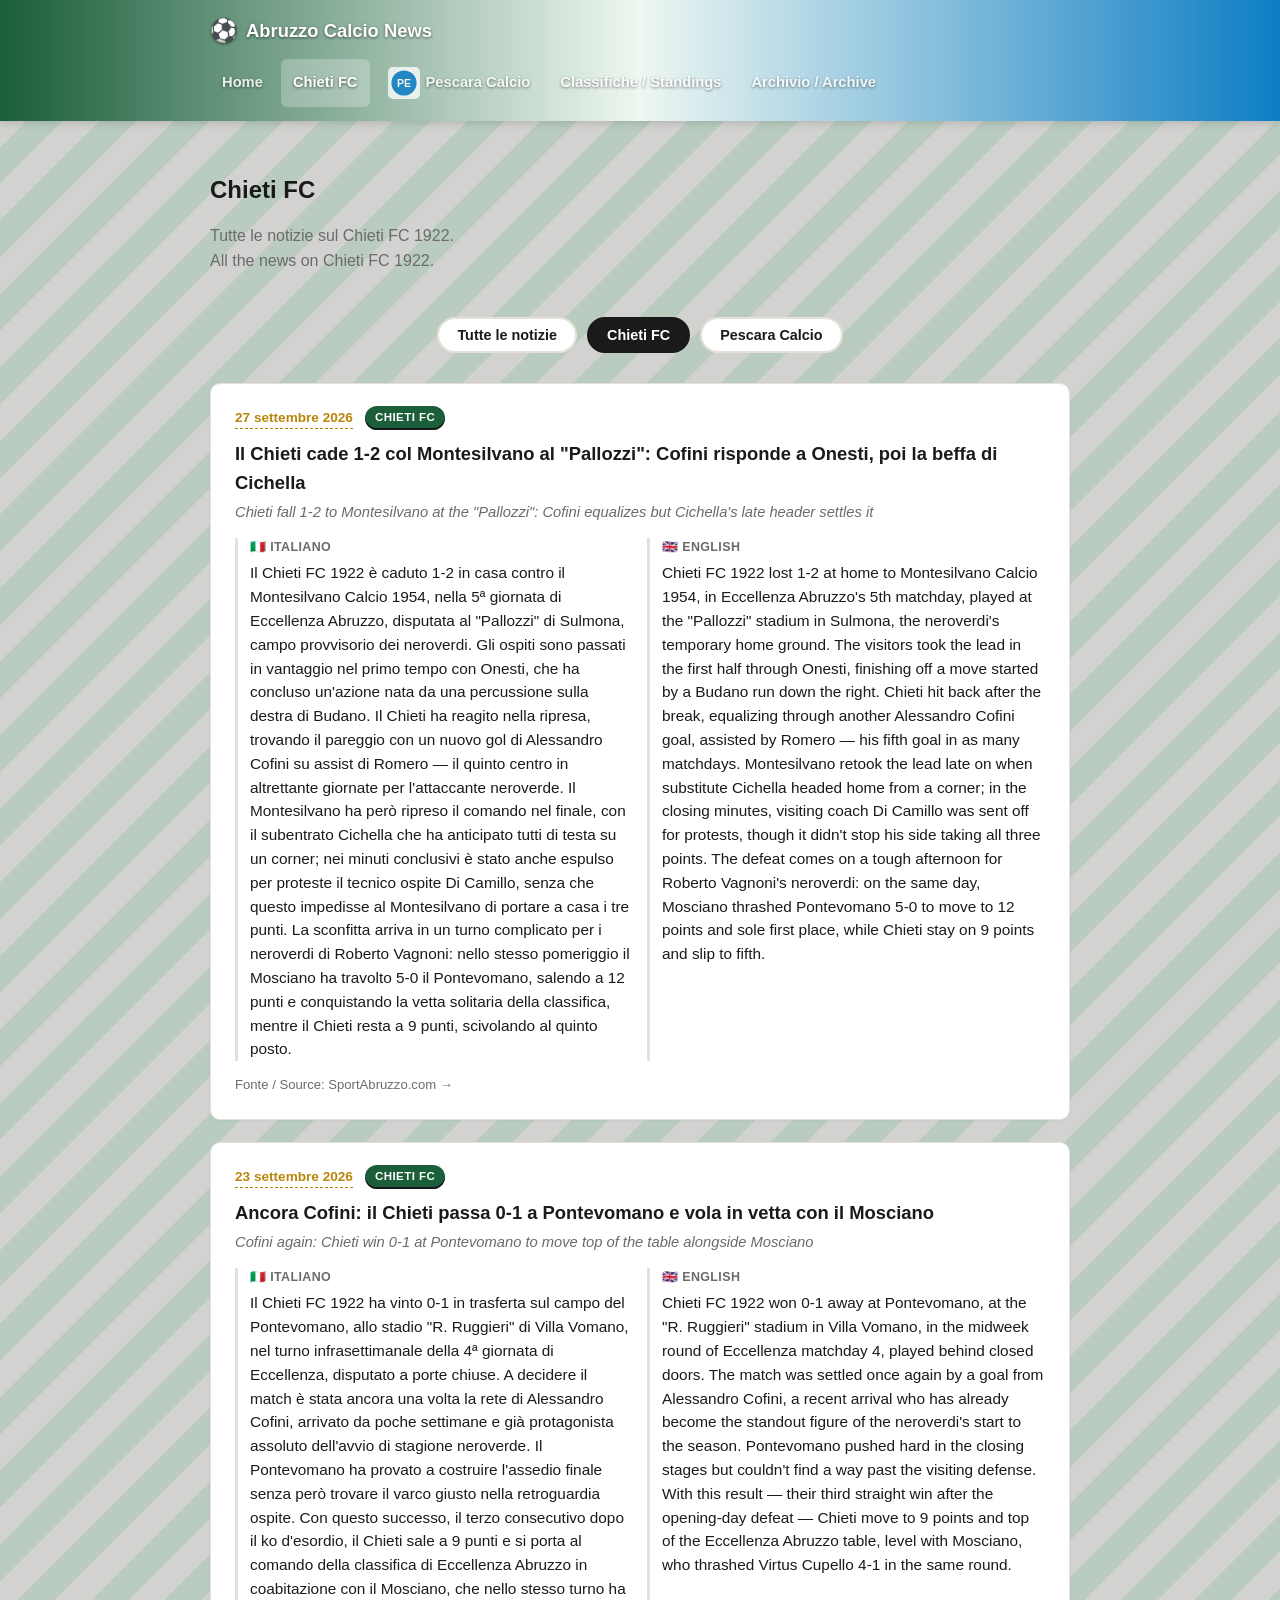
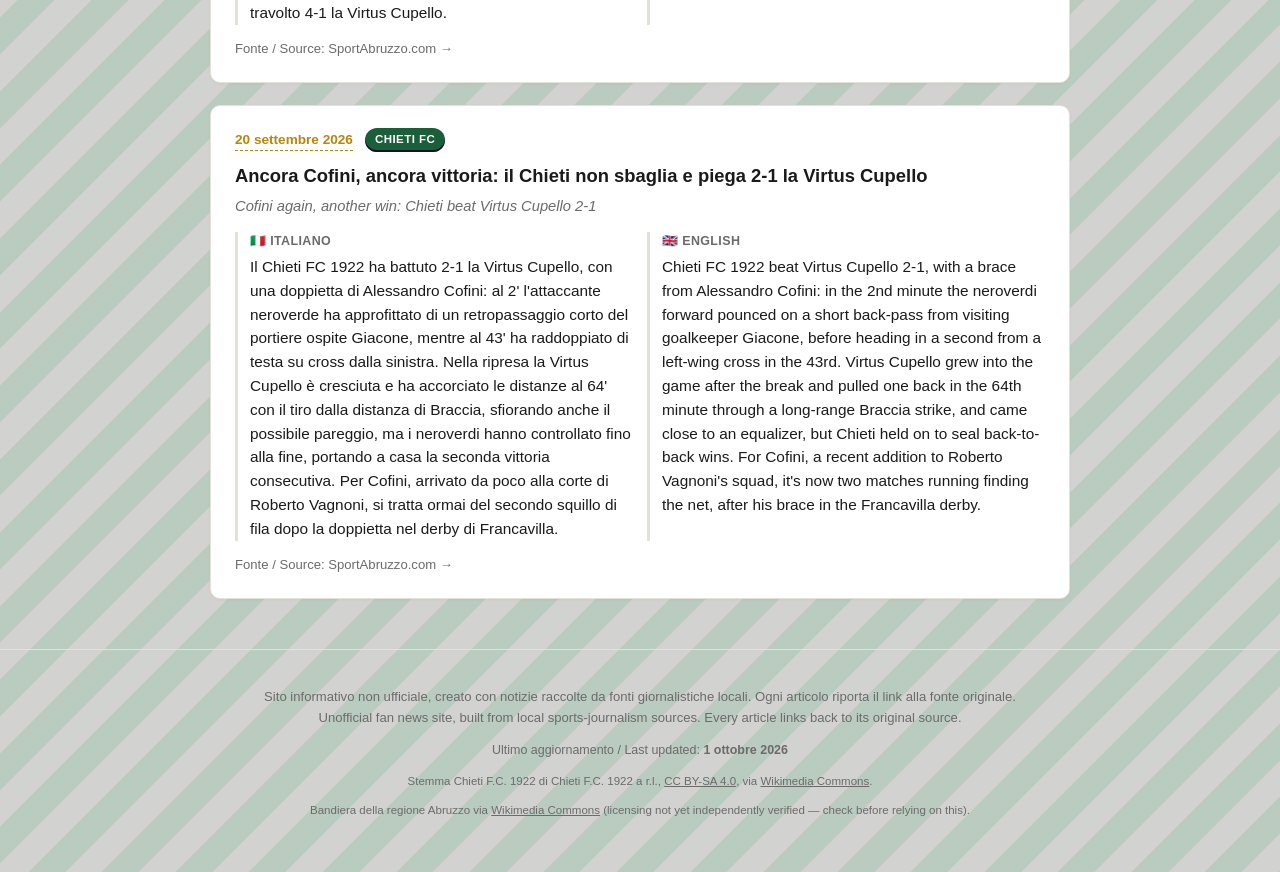
<file: chieti.html>
<!DOCTYPE html>
<html lang="it" translate="no">
<head>
<meta name="google" content="notranslate">
<meta charset="UTF-8">
<meta name="viewport" content="width=device-width, initial-scale=1.0">
<title>Chieti FC News | Abruzzo Calcio News</title>
<meta name="description" content="Notizie su Chieti FC, in italiano con traduzione in inglese.">
<link rel="stylesheet" href="assets/style.css?v=4">
</head>
<body data-default-filter="chieti" class="chieti-page">

<header class="site-header">
  <img src="https://commons.wikimedia.org/wiki/Special:FilePath/Flag_of_Abruzzo.svg?width=200" alt="" class="header-map" onerror="this.remove()">
  <div class="container header-inner">
    <a href="index.html" class="logo">
      <span class="logo-badge">⚽</span>
      <span class="logo-text">Abruzzo Calcio News</span>
    </a>
    <nav class="main-nav">
      <a href="index.html" class="nav-link">Home</a>
      <a href="chieti.html" class="nav-link active"><img src="https://commons.wikimedia.org/wiki/Special:FilePath/Chietifc1922.png" alt="" class="nav-crest" onerror="this.remove()">Chieti FC</a>
      <a href="pescara.html" class="nav-link"><img src="assets/pescara-badge.svg" alt="" class="nav-crest">Pescara Calcio</a>
      <a href="standings.html" class="nav-link">Classifiche / Standings</a>
      <a href="archive.html" class="nav-link">Archivio / Archive</a>
    </nav>
  </div>
</header>

<main class="container">
  <section class="page-intro">
    <h1 id="page-title">Chieti FC</h1>
    <p id="page-subtitle">Tutte le notizie sul Chieti FC 1922.<br>All the news on Chieti FC 1922.</p>
  </section>

  <section class="filters" aria-label="Filtra notizie per squadra">
    <button class="filter-btn" data-filter="all">Tutte le notizie</button>
    <button class="filter-btn" data-filter="chieti">Chieti FC</button>
    <button class="filter-btn" data-filter="pescara">Pescara Calcio</button>
  </section>

  <section class="news-feed" id="news-feed">

    <!-- PESCARA: Pescara-Spezia 1-2, Bright Parigi Zilli, Foggia Busce, Livorno decisiva -->
    <article class="news-card" data-team="pescara">
      <div class="news-meta">
        <a class="news-date" href="https://www.cittadellaspezia.com/2026/09/28/pescara-il-ds-foggia-lo-spezia-ha-meritato-di-vincere-ma-busce-si-difende-non-ci-hanno-schiacciato-673774" target="_blank" rel="noopener">28 settembre 2026</a>
        <span class="team-tag team-pescara">Pescara Calcio</span>
      </div>
      <h2 class="news-title">Pescara travolto dallo Spezia: 1-2 all'Adriatico, Foggia attacca i giocatori, Buscè si gioca la panchina col Livorno</h2>
      <p class="news-title-en">Pescara beaten by Spezia: 1-2 at the Adriatico, Foggia criticizes the players, Buscè's job on the line against Livorno</p>
      <div class="news-lang">
        <div class="lang-block">
          <span class="lang-label">🇮🇹 Italiano</span>
          <p>Il Pescara è caduto 1-2 in casa contro lo Spezia capolista, nella 7ª giornata di Serie C Girone B, davanti a 6.544 spettatori all'Adriatico (trasferta vietata ai tifosi liguri per ordinanza della Prefettura). Gli ospiti di Marco Turati sono passati in vantaggio subito dopo l'intervallo con Bright, pareggiati poco dopo da Giacomo Parigi, prima che il subentrato Zilli riportasse avanti lo Spezia decidendo il match. Per la squadra ligure si tratta della sesta vittoria in sette giornate, un bilancio che consolida il primato in classifica a quota 19 punti. Il Pescara resta invece fermo a 8 punti, al dodicesimo posto, a 11 lunghezze dalla vetta. Nel dopogara il direttore sportivo Pasquale Foggia non ha nascosto la propria insofferenza, riconoscendo il valore dello Spezia ("Lo Spezia ha meritato di vincere") ma puntando il dito sui giocatori: "Tutti dobbiamo prenderci delle responsabilità". Di tutt'altro avviso l'allenatore Antonio Buscè, che ha difeso la squadra — "Lo Spezia non ci ha schiacciato" — pur assumendosi la responsabilità del momento negativo: "Le colpe sono mie". Il presidente Daniele Sebastiani ha ribadito la "fiducia incondizionata" nel tecnico, anche se secondo le indiscrezioni la prossima trasferta contro il Livorno sarà decisiva per il suo futuro sulla panchina biancazzurra.</p>
        </div>
        <div class="lang-block">
          <span class="lang-label">🇬🇧 English</span>
          <p>Pescara lost 1-2 at home to league leaders Spezia, in Serie C Group B's 7th matchday, in front of 6,544 fans at the Adriatico (away fans barred from traveling under a prefectural order). Marco Turati's visitors took the lead right after the restart through Bright, were pulled level soon after by Giacomo Parigi, before substitute Zilli restored Spezia's lead to settle the match. It was the Ligurian side's sixth win in seven matchdays, stretching their lead at the top to 19 points. Pescara remain stuck on 8 points, in 12th place, 11 points off the summit. Afterward, sporting director Pasquale Foggia didn't hide his frustration, acknowledging Spezia's merit ("Lo Spezia ha meritato di vincere" — Spezia deserved to win) but pointing the finger at the players: "Tutti dobbiamo prenderci delle responsabilità" — everyone has to take responsibility. Head coach Antonio Buscè saw it differently, defending his side — "Lo Spezia non ci ha schiacciato" (Spezia didn't overwhelm us) — while still accepting blame for the team's negative moment: "Le colpe sono mie" (the fault is mine). President Daniele Sebastiani reiterated his "unconditional confidence" in the coach, though reports suggest the upcoming away trip to Livorno will be decisive for Buscè's future in the dugout.</p>
        </div>
      </div>
      <a class="source-link" href="https://www.cittadellaspezia.com/2026/09/28/pescara-il-ds-foggia-lo-spezia-ha-meritato-di-vincere-ma-busce-si-difende-non-ci-hanno-schiacciato-673774" target="_blank" rel="noopener">Fonte / Source: CittadellaSpezia.com →</a>
    </article>

    <!-- CHIETI: Chieti-Montesilvano 1-2, Cofini pareggia, Mosciano vola in vetta -->
    <article class="news-card" data-team="chieti">
      <div class="news-meta">
        <a class="news-date" href="https://www.sportabruzzo.com/2026/09/montesilvano-colpo-esterno-chieti-battuto-2-1/" target="_blank" rel="noopener">27 settembre 2026</a>
        <span class="team-tag team-chieti">Chieti FC</span>
      </div>
      <h2 class="news-title">Il Chieti cade 1-2 col Montesilvano al "Pallozzi": Cofini risponde a Onesti, poi la beffa di Cichella</h2>
      <p class="news-title-en">Chieti fall 1-2 to Montesilvano at the "Pallozzi": Cofini equalizes but Cichella's late header settles it</p>
      <div class="news-lang">
        <div class="lang-block">
          <span class="lang-label">🇮🇹 Italiano</span>
          <p>Il Chieti FC 1922 è caduto 1-2 in casa contro il Montesilvano Calcio 1954, nella 5ª giornata di Eccellenza Abruzzo, disputata al "Pallozzi" di Sulmona, campo provvisorio dei neroverdi. Gli ospiti sono passati in vantaggio nel primo tempo con Onesti, che ha concluso un'azione nata da una percussione sulla destra di Budano. Il Chieti ha reagito nella ripresa, trovando il pareggio con un nuovo gol di Alessandro Cofini su assist di Romero — il quinto centro in altrettante giornate per l'attaccante neroverde. Il Montesilvano ha però ripreso il comando nel finale, con il subentrato Cichella che ha anticipato tutti di testa su un corner; nei minuti conclusivi è stato anche espulso per proteste il tecnico ospite Di Camillo, senza che questo impedisse al Montesilvano di portare a casa i tre punti. La sconfitta arriva in un turno complicato per i neroverdi di Roberto Vagnoni: nello stesso pomeriggio il Mosciano ha travolto 5-0 il Pontevomano, salendo a 12 punti e conquistando la vetta solitaria della classifica, mentre il Chieti resta a 9 punti, scivolando al quinto posto.</p>
        </div>
        <div class="lang-block">
          <span class="lang-label">🇬🇧 English</span>
          <p>Chieti FC 1922 lost 1-2 at home to Montesilvano Calcio 1954, in Eccellenza Abruzzo's 5th matchday, played at the "Pallozzi" stadium in Sulmona, the neroverdi's temporary home ground. The visitors took the lead in the first half through Onesti, finishing off a move started by a Budano run down the right. Chieti hit back after the break, equalizing through another Alessandro Cofini goal, assisted by Romero — his fifth goal in as many matchdays. Montesilvano retook the lead late on when substitute Cichella headed home from a corner; in the closing minutes, visiting coach Di Camillo was sent off for protests, though it didn't stop his side taking all three points. The defeat comes on a tough afternoon for Roberto Vagnoni's neroverdi: on the same day, Mosciano thrashed Pontevomano 5-0 to move to 12 points and sole first place, while Chieti stay on 9 points and slip to fifth.</p>
        </div>
      </div>
      <a class="source-link" href="https://www.sportabruzzo.com/2026/09/montesilvano-colpo-esterno-chieti-battuto-2-1/" target="_blank" rel="noopener">Fonte / Source: SportAbruzzo.com →</a>
    </article>

    <!-- CHIETI: Pontevomano-Chieti 0-1, Cofini, Chieti-Mosciano in vetta dopo 4a giornata -->
    <article class="news-card" data-team="chieti">
      <div class="news-meta">
        <a class="news-date" href="https://www.sportabruzzo.com/2026/09/pontevomano-chieti-0-1-decisiva-la-rete-di-cofini/" target="_blank" rel="noopener">23 settembre 2026</a>
        <span class="team-tag team-chieti">Chieti FC</span>
      </div>
      <h2 class="news-title">Ancora Cofini: il Chieti passa 0-1 a Pontevomano e vola in vetta con il Mosciano</h2>
      <p class="news-title-en">Cofini again: Chieti win 0-1 at Pontevomano to move top of the table alongside Mosciano</p>
      <div class="news-lang">
        <div class="lang-block">
          <span class="lang-label">🇮🇹 Italiano</span>
          <p>Il Chieti FC 1922 ha vinto 0-1 in trasferta sul campo del Pontevomano, allo stadio "R. Ruggieri" di Villa Vomano, nel turno infrasettimanale della 4ª giornata di Eccellenza, disputato a porte chiuse. A decidere il match è stata ancora una volta la rete di Alessandro Cofini, arrivato da poche settimane e già protagonista assoluto dell'avvio di stagione neroverde. Il Pontevomano ha provato a costruire l'assedio finale senza però trovare il varco giusto nella retroguardia ospite. Con questo successo, il terzo consecutivo dopo il ko d'esordio, il Chieti sale a 9 punti e si porta al comando della classifica di Eccellenza Abruzzo in coabitazione con il Mosciano, che nello stesso turno ha travolto 4-1 la Virtus Cupello.</p>
        </div>
        <div class="lang-block">
          <span class="lang-label">🇬🇧 English</span>
          <p>Chieti FC 1922 won 0-1 away at Pontevomano, at the "R. Ruggieri" stadium in Villa Vomano, in the midweek round of Eccellenza matchday 4, played behind closed doors. The match was settled once again by a goal from Alessandro Cofini, a recent arrival who has already become the standout figure of the neroverdi's start to the season. Pontevomano pushed hard in the closing stages but couldn't find a way past the visiting defense. With this result — their third straight win after the opening-day defeat — Chieti move to 9 points and top of the Eccellenza Abruzzo table, level with Mosciano, who thrashed Virtus Cupello 4-1 in the same round.</p>
        </div>
      </div>
      <a class="source-link" href="https://www.sportabruzzo.com/2026/09/pontevomano-chieti-0-1-decisiva-la-rete-di-cofini/" target="_blank" rel="noopener">Fonte / Source: SportAbruzzo.com →</a>
    </article>

    <!-- PESCARA: preview sfida Spezia capolista, 27 settembre, biglietti -->
    <article class="news-card" data-team="pescara">
      <div class="news-meta">
        <a class="news-date" href="https://www.sportabruzzo.com/2026/09/pescara-e-la-settimana-dello-spezia-biancazzurri-al-banco-del-grande-esame/" target="_blank" rel="noopener">22 settembre 2026</a>
        <span class="team-tag team-pescara">Pescara Calcio</span>
      </div>
      <h2 class="news-title">Pescara, è la settimana dello Spezia: biancazzurri al banco del grande esame</h2>
      <p class="news-title-en">Pescara's week of the big test: league leaders Spezia visit the Adriatico</p>
      <div class="news-lang">
        <div class="lang-block">
          <span class="lang-label">🇮🇹 Italiano</span>
          <p>Il Pescara si prepara ad ospitare allo stadio Adriatico lo Spezia capolista, domenica 27 settembre alle ore 20:30, nella 7ª giornata di Serie C Girone B. I biglietti sono in vendita dal 22 settembre su Ciaotickets, presso il Pescara Store di via Carducci 69 e al botteghino dello stadio dalle ore 18:00 del giorno partita, con prezzi tra 10 e 45 euro; un'ordinanza della Prefettura vieta la vendita ai residenti nella provincia di La Spezia. Sul fronte formazione, Guccione e Fiorillo sono recuperati, mentre Merola e Altare restano indisponibili. L'allenatore Antonio Buscè, dopo la vittoria di misura sul campo del Vado, ha dichiarato: "Abbiamo avuto più coraggio, per i numeri meriteremo una classifica diversa", riferendosi al gap tra le prestazioni della squadra e la posizione in classifica. Lo Spezia, guidato dal giovane tecnico Marco Turati, arriva da un 3-1 sulla Vis Pesaro con doppietta dell'ex Cosenza Simone Mazzocchi, già allenato proprio da Buscè.</p>
        </div>
        <div class="lang-block">
          <span class="lang-label">🇬🇧 English</span>
          <p>Pescara are preparing to host league leaders Spezia at the Adriatico stadium on Sunday, September 27 at 8:30pm, in Serie C Group B's 7th matchday. Tickets went on sale September 22 via Ciaotickets, at the Pescara Store on Via Carducci 69, and at the stadium box office from 6:00pm on matchday, priced between €10 and €45; a prefectural order bars sales to residents of the province of La Spezia. On the team news front, Guccione and Fiorillo are back available, while Merola and Altare remain out. Head coach Antonio Buscè, speaking after the narrow win at Vado, said: "We showed more courage — based on the numbers, we'd deserve a different position in the table," pointing to the gap between the team's performances and its league standing. Spezia, led by up-and-coming coach Marco Turati, arrive off a 3-1 win over Vis Pesaro featuring a brace from ex-Cosenza forward Simone Mazzocchi, previously coached by Buscè himself.</p>
        </div>
      </div>
      <a class="source-link" href="https://www.sportabruzzo.com/2026/09/pescara-e-la-settimana-dello-spezia-biancazzurri-al-banco-del-grande-esame/" target="_blank" rel="noopener">Fonte / Source: SportAbruzzo.com →</a>
    </article>

    <!-- PESCARA: Vado-Pescara 0-1, Letizia su rigore, prima vittoria esterna -->
    <article class="news-card" data-team="pescara">
      <div class="news-meta">
        <a class="news-date" href="https://www.pescarasport24.it/news/172781637126/letizia-fa-goal-e-il-delfino-torna-a-vincere-vado-pescara-0-1" target="_blank" rel="noopener">20 settembre 2026</a>
        <span class="team-tag team-pescara">Pescara Calcio</span>
      </div>
      <h2 class="news-title">Letizia fa gol e il Delfino torna a vincere: Vado-Pescara 0-1, prima trasferta vinta in stagione</h2>
      <p class="news-title-en">Letizia scores and the Delfino win again: Vado 0-1 Pescara, the club's first away win of the season</p>
      <div class="news-lang">
        <div class="lang-block">
          <span class="lang-label">🇮🇹 Italiano</span>
          <p>Il Pescara ha battuto 0-1 il Vado, sul campo ligure, grazie a un calcio di rigore trasformato da Gaetano Letizia. Una vittoria sofferta fino al triplice fischio, con i biancazzurri chiamati a difendere il vantaggio contro i tentativi liguri di riequilibrare il match, ma che vale la prima affermazione esterna stagionale di Antonio Buscè, dopo un avvio di campionato altalenante. Il successo arriva al termine di una settimana di cambiamenti nell'undici titolare voluti dal tecnico biancazzurro, anche per blindare la propria panchina dopo le critiche seguite al ko di Bergamo contro l'Atalanta U23. Il Pescara guarda ora con più fiducia all'impegnativa sfida casalinga di domenica contro la capolista Spezia.</p>
        </div>
        <div class="lang-block">
          <span class="lang-label">🇬🇧 English</span>
          <p>Pescara beat Vado 0-1 away in Liguria, with the goal coming from a Gaetano Letizia penalty. It was a hard-fought win that had to be defended right to the final whistle, as the home side pushed for an equalizer, but it stands as Antonio Buscè's side's first away win of the season after an up-and-down start to the campaign. The victory followed a week of lineup changes made by the head coach, partly aimed at shoring up his own position after criticism following the defeat at Bergamo to Atalanta U23. Pescara now turn their attention, with a little more confidence, to Sunday's tough home test against league leaders Spezia.</p>
        </div>
      </div>
      <a class="source-link" href="https://www.pescarasport24.it/news/172781637126/letizia-fa-goal-e-il-delfino-torna-a-vincere-vado-pescara-0-1" target="_blank" rel="noopener">Fonte / Source: PescaraSport24.it →</a>
    </article>

    <!-- CHIETI: Chieti-Virtus Cupello 2-1, doppietta Cofini -->
    <article class="news-card" data-team="chieti">
      <div class="news-meta">
        <a class="news-date" href="https://www.sportabruzzo.com/2026/09/ancora-cofini-ancora-vittoria-il-chieti-non-sbaglia-con-la-virtus-cupello/" target="_blank" rel="noopener">20 settembre 2026</a>
        <span class="team-tag team-chieti">Chieti FC</span>
      </div>
      <h2 class="news-title">Ancora Cofini, ancora vittoria: il Chieti non sbaglia e piega 2-1 la Virtus Cupello</h2>
      <p class="news-title-en">Cofini again, another win: Chieti beat Virtus Cupello 2-1</p>
      <div class="news-lang">
        <div class="lang-block">
          <span class="lang-label">🇮🇹 Italiano</span>
          <p>Il Chieti FC 1922 ha battuto 2-1 la Virtus Cupello, con una doppietta di Alessandro Cofini: al 2' l'attaccante neroverde ha approfittato di un retropassaggio corto del portiere ospite Giacone, mentre al 43' ha raddoppiato di testa su cross dalla sinistra. Nella ripresa la Virtus Cupello è cresciuta e ha accorciato le distanze al 64' con il tiro dalla distanza di Braccia, sfiorando anche il possibile pareggio, ma i neroverdi hanno controllato fino alla fine, portando a casa la seconda vittoria consecutiva. Per Cofini, arrivato da poco alla corte di Roberto Vagnoni, si tratta ormai del secondo squillo di fila dopo la doppietta nel derby di Francavilla.</p>
        </div>
        <div class="lang-block">
          <span class="lang-label">🇬🇧 English</span>
          <p>Chieti FC 1922 beat Virtus Cupello 2-1, with a brace from Alessandro Cofini: in the 2nd minute the neroverdi forward pounced on a short back-pass from visiting goalkeeper Giacone, before heading in a second from a left-wing cross in the 43rd. Virtus Cupello grew into the game after the break and pulled one back in the 64th minute through a long-range Braccia strike, and came close to an equalizer, but Chieti held on to seal back-to-back wins. For Cofini, a recent addition to Roberto Vagnoni's squad, it's now two matches running finding the net, after his brace in the Francavilla derby.</p>
        </div>
      </div>
      <a class="source-link" href="https://www.sportabruzzo.com/2026/09/ancora-cofini-ancora-vittoria-il-chieti-non-sbaglia-con-la-virtus-cupello/" target="_blank" rel="noopener">Fonte / Source: SportAbruzzo.com →</a>
    </article>

                  </section>
</main>

<footer class="site-footer">
  <div class="container">
    <p>Sito informativo non ufficiale, creato con notizie raccolte da fonti giornalistiche locali. Ogni articolo riporta il link alla fonte originale.<br>
    Unofficial fan news site, built from local sports-journalism sources. Every article links back to its original source.</p>
    <p class="footer-updated">Ultimo aggiornamento / Last updated: <strong>1 ottobre 2026</strong></p>
    <p class="footer-credit">Stemma Chieti F.C. 1922 di Chieti F.C. 1922 a r.l., <a href="https://creativecommons.org/licenses/by-sa/4.0/" target="_blank" rel="noopener">CC BY-SA 4.0</a>, via <a href="https://commons.wikimedia.org/wiki/File:Chietifc1922.png" target="_blank" rel="noopener">Wikimedia Commons</a>.</p>
    <p class="footer-credit">Bandiera della regione Abruzzo via <a href="https://commons.wikimedia.org/wiki/File:Flag_of_Abruzzo.svg" target="_blank" rel="noopener">Wikimedia Commons</a> (licensing not yet independently verified — check before relying on this).</p>
  </div>
</footer>

<script src="assets/script.js?v=4"></script>
</body>
</html>
</file>
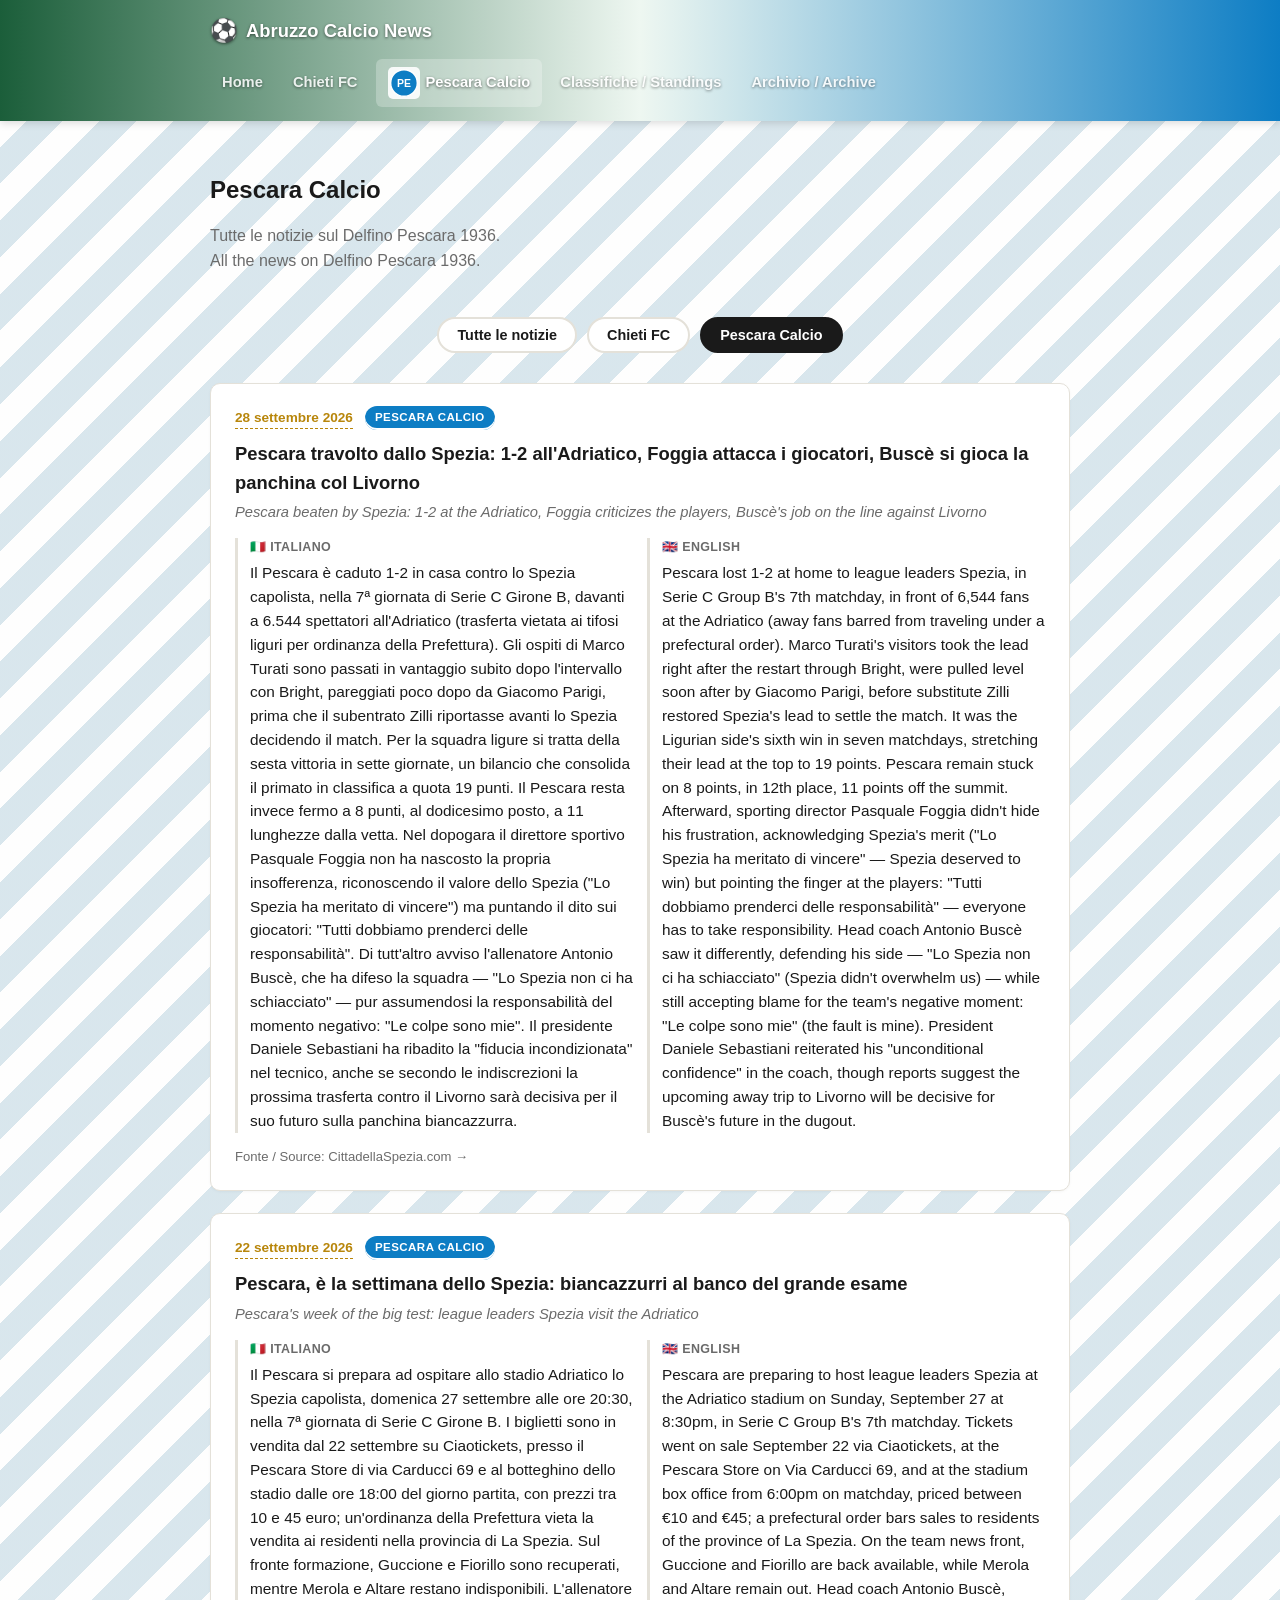
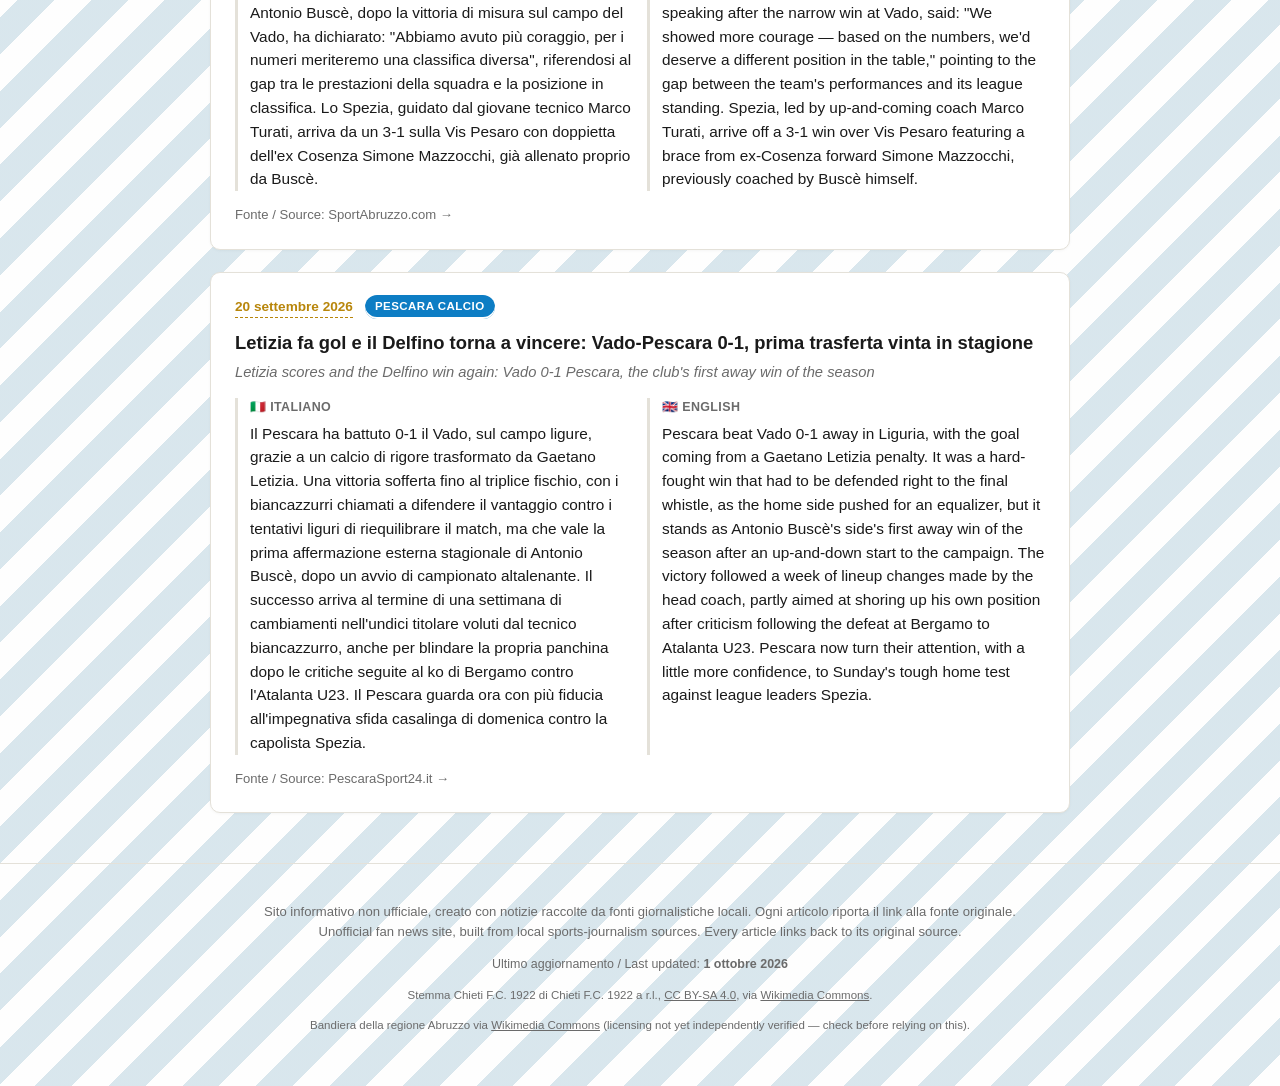
<file: pescara.html>
<!DOCTYPE html>
<html lang="it" translate="no">
<head>
<meta name="google" content="notranslate">
<meta charset="UTF-8">
<meta name="viewport" content="width=device-width, initial-scale=1.0">
<title>Pescara Calcio News | Abruzzo Calcio News</title>
<meta name="description" content="Notizie su Pescara Calcio, in italiano con traduzione in inglese.">
<link rel="stylesheet" href="assets/style.css?v=4">
</head>
<body data-default-filter="pescara" class="pescara-page">

<header class="site-header">
  <img src="https://commons.wikimedia.org/wiki/Special:FilePath/Flag_of_Abruzzo.svg?width=200" alt="" class="header-map" onerror="this.remove()">
  <div class="container header-inner">
    <a href="index.html" class="logo">
      <span class="logo-badge">⚽</span>
      <span class="logo-text">Abruzzo Calcio News</span>
    </a>
    <nav class="main-nav">
      <a href="index.html" class="nav-link">Home</a>
      <a href="chieti.html" class="nav-link"><img src="https://commons.wikimedia.org/wiki/Special:FilePath/Chietifc1922.png" alt="" class="nav-crest" onerror="this.remove()">Chieti FC</a>
      <a href="pescara.html" class="nav-link active"><img src="assets/pescara-badge.svg" alt="" class="nav-crest">Pescara Calcio</a>
      <a href="standings.html" class="nav-link">Classifiche / Standings</a>
      <a href="archive.html" class="nav-link">Archivio / Archive</a>
    </nav>
  </div>
</header>

<main class="container">
  <section class="page-intro">
    <h1 id="page-title">Pescara Calcio</h1>
    <p id="page-subtitle">Tutte le notizie sul Delfino Pescara 1936.<br>All the news on Delfino Pescara 1936.</p>
  </section>

  <section class="filters" aria-label="Filtra notizie per squadra">
    <button class="filter-btn" data-filter="all">Tutte le notizie</button>
    <button class="filter-btn" data-filter="chieti">Chieti FC</button>
    <button class="filter-btn" data-filter="pescara">Pescara Calcio</button>
  </section>

  <section class="news-feed" id="news-feed">

    <!-- PESCARA: Pescara-Spezia 1-2, Bright Parigi Zilli, Foggia Busce, Livorno decisiva -->
    <article class="news-card" data-team="pescara">
      <div class="news-meta">
        <a class="news-date" href="https://www.cittadellaspezia.com/2026/09/28/pescara-il-ds-foggia-lo-spezia-ha-meritato-di-vincere-ma-busce-si-difende-non-ci-hanno-schiacciato-673774" target="_blank" rel="noopener">28 settembre 2026</a>
        <span class="team-tag team-pescara">Pescara Calcio</span>
      </div>
      <h2 class="news-title">Pescara travolto dallo Spezia: 1-2 all'Adriatico, Foggia attacca i giocatori, Buscè si gioca la panchina col Livorno</h2>
      <p class="news-title-en">Pescara beaten by Spezia: 1-2 at the Adriatico, Foggia criticizes the players, Buscè's job on the line against Livorno</p>
      <div class="news-lang">
        <div class="lang-block">
          <span class="lang-label">🇮🇹 Italiano</span>
          <p>Il Pescara è caduto 1-2 in casa contro lo Spezia capolista, nella 7ª giornata di Serie C Girone B, davanti a 6.544 spettatori all'Adriatico (trasferta vietata ai tifosi liguri per ordinanza della Prefettura). Gli ospiti di Marco Turati sono passati in vantaggio subito dopo l'intervallo con Bright, pareggiati poco dopo da Giacomo Parigi, prima che il subentrato Zilli riportasse avanti lo Spezia decidendo il match. Per la squadra ligure si tratta della sesta vittoria in sette giornate, un bilancio che consolida il primato in classifica a quota 19 punti. Il Pescara resta invece fermo a 8 punti, al dodicesimo posto, a 11 lunghezze dalla vetta. Nel dopogara il direttore sportivo Pasquale Foggia non ha nascosto la propria insofferenza, riconoscendo il valore dello Spezia ("Lo Spezia ha meritato di vincere") ma puntando il dito sui giocatori: "Tutti dobbiamo prenderci delle responsabilità". Di tutt'altro avviso l'allenatore Antonio Buscè, che ha difeso la squadra — "Lo Spezia non ci ha schiacciato" — pur assumendosi la responsabilità del momento negativo: "Le colpe sono mie". Il presidente Daniele Sebastiani ha ribadito la "fiducia incondizionata" nel tecnico, anche se secondo le indiscrezioni la prossima trasferta contro il Livorno sarà decisiva per il suo futuro sulla panchina biancazzurra.</p>
        </div>
        <div class="lang-block">
          <span class="lang-label">🇬🇧 English</span>
          <p>Pescara lost 1-2 at home to league leaders Spezia, in Serie C Group B's 7th matchday, in front of 6,544 fans at the Adriatico (away fans barred from traveling under a prefectural order). Marco Turati's visitors took the lead right after the restart through Bright, were pulled level soon after by Giacomo Parigi, before substitute Zilli restored Spezia's lead to settle the match. It was the Ligurian side's sixth win in seven matchdays, stretching their lead at the top to 19 points. Pescara remain stuck on 8 points, in 12th place, 11 points off the summit. Afterward, sporting director Pasquale Foggia didn't hide his frustration, acknowledging Spezia's merit ("Lo Spezia ha meritato di vincere" — Spezia deserved to win) but pointing the finger at the players: "Tutti dobbiamo prenderci delle responsabilità" — everyone has to take responsibility. Head coach Antonio Buscè saw it differently, defending his side — "Lo Spezia non ci ha schiacciato" (Spezia didn't overwhelm us) — while still accepting blame for the team's negative moment: "Le colpe sono mie" (the fault is mine). President Daniele Sebastiani reiterated his "unconditional confidence" in the coach, though reports suggest the upcoming away trip to Livorno will be decisive for Buscè's future in the dugout.</p>
        </div>
      </div>
      <a class="source-link" href="https://www.cittadellaspezia.com/2026/09/28/pescara-il-ds-foggia-lo-spezia-ha-meritato-di-vincere-ma-busce-si-difende-non-ci-hanno-schiacciato-673774" target="_blank" rel="noopener">Fonte / Source: CittadellaSpezia.com →</a>
    </article>

    <!-- CHIETI: Chieti-Montesilvano 1-2, Cofini pareggia, Mosciano vola in vetta -->
    <article class="news-card" data-team="chieti">
      <div class="news-meta">
        <a class="news-date" href="https://www.sportabruzzo.com/2026/09/montesilvano-colpo-esterno-chieti-battuto-2-1/" target="_blank" rel="noopener">27 settembre 2026</a>
        <span class="team-tag team-chieti">Chieti FC</span>
      </div>
      <h2 class="news-title">Il Chieti cade 1-2 col Montesilvano al "Pallozzi": Cofini risponde a Onesti, poi la beffa di Cichella</h2>
      <p class="news-title-en">Chieti fall 1-2 to Montesilvano at the "Pallozzi": Cofini equalizes but Cichella's late header settles it</p>
      <div class="news-lang">
        <div class="lang-block">
          <span class="lang-label">🇮🇹 Italiano</span>
          <p>Il Chieti FC 1922 è caduto 1-2 in casa contro il Montesilvano Calcio 1954, nella 5ª giornata di Eccellenza Abruzzo, disputata al "Pallozzi" di Sulmona, campo provvisorio dei neroverdi. Gli ospiti sono passati in vantaggio nel primo tempo con Onesti, che ha concluso un'azione nata da una percussione sulla destra di Budano. Il Chieti ha reagito nella ripresa, trovando il pareggio con un nuovo gol di Alessandro Cofini su assist di Romero — il quinto centro in altrettante giornate per l'attaccante neroverde. Il Montesilvano ha però ripreso il comando nel finale, con il subentrato Cichella che ha anticipato tutti di testa su un corner; nei minuti conclusivi è stato anche espulso per proteste il tecnico ospite Di Camillo, senza che questo impedisse al Montesilvano di portare a casa i tre punti. La sconfitta arriva in un turno complicato per i neroverdi di Roberto Vagnoni: nello stesso pomeriggio il Mosciano ha travolto 5-0 il Pontevomano, salendo a 12 punti e conquistando la vetta solitaria della classifica, mentre il Chieti resta a 9 punti, scivolando al quinto posto.</p>
        </div>
        <div class="lang-block">
          <span class="lang-label">🇬🇧 English</span>
          <p>Chieti FC 1922 lost 1-2 at home to Montesilvano Calcio 1954, in Eccellenza Abruzzo's 5th matchday, played at the "Pallozzi" stadium in Sulmona, the neroverdi's temporary home ground. The visitors took the lead in the first half through Onesti, finishing off a move started by a Budano run down the right. Chieti hit back after the break, equalizing through another Alessandro Cofini goal, assisted by Romero — his fifth goal in as many matchdays. Montesilvano retook the lead late on when substitute Cichella headed home from a corner; in the closing minutes, visiting coach Di Camillo was sent off for protests, though it didn't stop his side taking all three points. The defeat comes on a tough afternoon for Roberto Vagnoni's neroverdi: on the same day, Mosciano thrashed Pontevomano 5-0 to move to 12 points and sole first place, while Chieti stay on 9 points and slip to fifth.</p>
        </div>
      </div>
      <a class="source-link" href="https://www.sportabruzzo.com/2026/09/montesilvano-colpo-esterno-chieti-battuto-2-1/" target="_blank" rel="noopener">Fonte / Source: SportAbruzzo.com →</a>
    </article>

    <!-- CHIETI: Pontevomano-Chieti 0-1, Cofini, Chieti-Mosciano in vetta dopo 4a giornata -->
    <article class="news-card" data-team="chieti">
      <div class="news-meta">
        <a class="news-date" href="https://www.sportabruzzo.com/2026/09/pontevomano-chieti-0-1-decisiva-la-rete-di-cofini/" target="_blank" rel="noopener">23 settembre 2026</a>
        <span class="team-tag team-chieti">Chieti FC</span>
      </div>
      <h2 class="news-title">Ancora Cofini: il Chieti passa 0-1 a Pontevomano e vola in vetta con il Mosciano</h2>
      <p class="news-title-en">Cofini again: Chieti win 0-1 at Pontevomano to move top of the table alongside Mosciano</p>
      <div class="news-lang">
        <div class="lang-block">
          <span class="lang-label">🇮🇹 Italiano</span>
          <p>Il Chieti FC 1922 ha vinto 0-1 in trasferta sul campo del Pontevomano, allo stadio "R. Ruggieri" di Villa Vomano, nel turno infrasettimanale della 4ª giornata di Eccellenza, disputato a porte chiuse. A decidere il match è stata ancora una volta la rete di Alessandro Cofini, arrivato da poche settimane e già protagonista assoluto dell'avvio di stagione neroverde. Il Pontevomano ha provato a costruire l'assedio finale senza però trovare il varco giusto nella retroguardia ospite. Con questo successo, il terzo consecutivo dopo il ko d'esordio, il Chieti sale a 9 punti e si porta al comando della classifica di Eccellenza Abruzzo in coabitazione con il Mosciano, che nello stesso turno ha travolto 4-1 la Virtus Cupello.</p>
        </div>
        <div class="lang-block">
          <span class="lang-label">🇬🇧 English</span>
          <p>Chieti FC 1922 won 0-1 away at Pontevomano, at the "R. Ruggieri" stadium in Villa Vomano, in the midweek round of Eccellenza matchday 4, played behind closed doors. The match was settled once again by a goal from Alessandro Cofini, a recent arrival who has already become the standout figure of the neroverdi's start to the season. Pontevomano pushed hard in the closing stages but couldn't find a way past the visiting defense. With this result — their third straight win after the opening-day defeat — Chieti move to 9 points and top of the Eccellenza Abruzzo table, level with Mosciano, who thrashed Virtus Cupello 4-1 in the same round.</p>
        </div>
      </div>
      <a class="source-link" href="https://www.sportabruzzo.com/2026/09/pontevomano-chieti-0-1-decisiva-la-rete-di-cofini/" target="_blank" rel="noopener">Fonte / Source: SportAbruzzo.com →</a>
    </article>

    <!-- PESCARA: preview sfida Spezia capolista, 27 settembre, biglietti -->
    <article class="news-card" data-team="pescara">
      <div class="news-meta">
        <a class="news-date" href="https://www.sportabruzzo.com/2026/09/pescara-e-la-settimana-dello-spezia-biancazzurri-al-banco-del-grande-esame/" target="_blank" rel="noopener">22 settembre 2026</a>
        <span class="team-tag team-pescara">Pescara Calcio</span>
      </div>
      <h2 class="news-title">Pescara, è la settimana dello Spezia: biancazzurri al banco del grande esame</h2>
      <p class="news-title-en">Pescara's week of the big test: league leaders Spezia visit the Adriatico</p>
      <div class="news-lang">
        <div class="lang-block">
          <span class="lang-label">🇮🇹 Italiano</span>
          <p>Il Pescara si prepara ad ospitare allo stadio Adriatico lo Spezia capolista, domenica 27 settembre alle ore 20:30, nella 7ª giornata di Serie C Girone B. I biglietti sono in vendita dal 22 settembre su Ciaotickets, presso il Pescara Store di via Carducci 69 e al botteghino dello stadio dalle ore 18:00 del giorno partita, con prezzi tra 10 e 45 euro; un'ordinanza della Prefettura vieta la vendita ai residenti nella provincia di La Spezia. Sul fronte formazione, Guccione e Fiorillo sono recuperati, mentre Merola e Altare restano indisponibili. L'allenatore Antonio Buscè, dopo la vittoria di misura sul campo del Vado, ha dichiarato: "Abbiamo avuto più coraggio, per i numeri meriteremo una classifica diversa", riferendosi al gap tra le prestazioni della squadra e la posizione in classifica. Lo Spezia, guidato dal giovane tecnico Marco Turati, arriva da un 3-1 sulla Vis Pesaro con doppietta dell'ex Cosenza Simone Mazzocchi, già allenato proprio da Buscè.</p>
        </div>
        <div class="lang-block">
          <span class="lang-label">🇬🇧 English</span>
          <p>Pescara are preparing to host league leaders Spezia at the Adriatico stadium on Sunday, September 27 at 8:30pm, in Serie C Group B's 7th matchday. Tickets went on sale September 22 via Ciaotickets, at the Pescara Store on Via Carducci 69, and at the stadium box office from 6:00pm on matchday, priced between €10 and €45; a prefectural order bars sales to residents of the province of La Spezia. On the team news front, Guccione and Fiorillo are back available, while Merola and Altare remain out. Head coach Antonio Buscè, speaking after the narrow win at Vado, said: "We showed more courage — based on the numbers, we'd deserve a different position in the table," pointing to the gap between the team's performances and its league standing. Spezia, led by up-and-coming coach Marco Turati, arrive off a 3-1 win over Vis Pesaro featuring a brace from ex-Cosenza forward Simone Mazzocchi, previously coached by Buscè himself.</p>
        </div>
      </div>
      <a class="source-link" href="https://www.sportabruzzo.com/2026/09/pescara-e-la-settimana-dello-spezia-biancazzurri-al-banco-del-grande-esame/" target="_blank" rel="noopener">Fonte / Source: SportAbruzzo.com →</a>
    </article>

    <!-- PESCARA: Vado-Pescara 0-1, Letizia su rigore, prima vittoria esterna -->
    <article class="news-card" data-team="pescara">
      <div class="news-meta">
        <a class="news-date" href="https://www.pescarasport24.it/news/172781637126/letizia-fa-goal-e-il-delfino-torna-a-vincere-vado-pescara-0-1" target="_blank" rel="noopener">20 settembre 2026</a>
        <span class="team-tag team-pescara">Pescara Calcio</span>
      </div>
      <h2 class="news-title">Letizia fa gol e il Delfino torna a vincere: Vado-Pescara 0-1, prima trasferta vinta in stagione</h2>
      <p class="news-title-en">Letizia scores and the Delfino win again: Vado 0-1 Pescara, the club's first away win of the season</p>
      <div class="news-lang">
        <div class="lang-block">
          <span class="lang-label">🇮🇹 Italiano</span>
          <p>Il Pescara ha battuto 0-1 il Vado, sul campo ligure, grazie a un calcio di rigore trasformato da Gaetano Letizia. Una vittoria sofferta fino al triplice fischio, con i biancazzurri chiamati a difendere il vantaggio contro i tentativi liguri di riequilibrare il match, ma che vale la prima affermazione esterna stagionale di Antonio Buscè, dopo un avvio di campionato altalenante. Il successo arriva al termine di una settimana di cambiamenti nell'undici titolare voluti dal tecnico biancazzurro, anche per blindare la propria panchina dopo le critiche seguite al ko di Bergamo contro l'Atalanta U23. Il Pescara guarda ora con più fiducia all'impegnativa sfida casalinga di domenica contro la capolista Spezia.</p>
        </div>
        <div class="lang-block">
          <span class="lang-label">🇬🇧 English</span>
          <p>Pescara beat Vado 0-1 away in Liguria, with the goal coming from a Gaetano Letizia penalty. It was a hard-fought win that had to be defended right to the final whistle, as the home side pushed for an equalizer, but it stands as Antonio Buscè's side's first away win of the season after an up-and-down start to the campaign. The victory followed a week of lineup changes made by the head coach, partly aimed at shoring up his own position after criticism following the defeat at Bergamo to Atalanta U23. Pescara now turn their attention, with a little more confidence, to Sunday's tough home test against league leaders Spezia.</p>
        </div>
      </div>
      <a class="source-link" href="https://www.pescarasport24.it/news/172781637126/letizia-fa-goal-e-il-delfino-torna-a-vincere-vado-pescara-0-1" target="_blank" rel="noopener">Fonte / Source: PescaraSport24.it →</a>
    </article>

    <!-- CHIETI: Chieti-Virtus Cupello 2-1, doppietta Cofini -->
    <article class="news-card" data-team="chieti">
      <div class="news-meta">
        <a class="news-date" href="https://www.sportabruzzo.com/2026/09/ancora-cofini-ancora-vittoria-il-chieti-non-sbaglia-con-la-virtus-cupello/" target="_blank" rel="noopener">20 settembre 2026</a>
        <span class="team-tag team-chieti">Chieti FC</span>
      </div>
      <h2 class="news-title">Ancora Cofini, ancora vittoria: il Chieti non sbaglia e piega 2-1 la Virtus Cupello</h2>
      <p class="news-title-en">Cofini again, another win: Chieti beat Virtus Cupello 2-1</p>
      <div class="news-lang">
        <div class="lang-block">
          <span class="lang-label">🇮🇹 Italiano</span>
          <p>Il Chieti FC 1922 ha battuto 2-1 la Virtus Cupello, con una doppietta di Alessandro Cofini: al 2' l'attaccante neroverde ha approfittato di un retropassaggio corto del portiere ospite Giacone, mentre al 43' ha raddoppiato di testa su cross dalla sinistra. Nella ripresa la Virtus Cupello è cresciuta e ha accorciato le distanze al 64' con il tiro dalla distanza di Braccia, sfiorando anche il possibile pareggio, ma i neroverdi hanno controllato fino alla fine, portando a casa la seconda vittoria consecutiva. Per Cofini, arrivato da poco alla corte di Roberto Vagnoni, si tratta ormai del secondo squillo di fila dopo la doppietta nel derby di Francavilla.</p>
        </div>
        <div class="lang-block">
          <span class="lang-label">🇬🇧 English</span>
          <p>Chieti FC 1922 beat Virtus Cupello 2-1, with a brace from Alessandro Cofini: in the 2nd minute the neroverdi forward pounced on a short back-pass from visiting goalkeeper Giacone, before heading in a second from a left-wing cross in the 43rd. Virtus Cupello grew into the game after the break and pulled one back in the 64th minute through a long-range Braccia strike, and came close to an equalizer, but Chieti held on to seal back-to-back wins. For Cofini, a recent addition to Roberto Vagnoni's squad, it's now two matches running finding the net, after his brace in the Francavilla derby.</p>
        </div>
      </div>
      <a class="source-link" href="https://www.sportabruzzo.com/2026/09/ancora-cofini-ancora-vittoria-il-chieti-non-sbaglia-con-la-virtus-cupello/" target="_blank" rel="noopener">Fonte / Source: SportAbruzzo.com →</a>
    </article>

                  </section>
</main>

<footer class="site-footer">
  <div class="container">
    <p>Sito informativo non ufficiale, creato con notizie raccolte da fonti giornalistiche locali. Ogni articolo riporta il link alla fonte originale.<br>
    Unofficial fan news site, built from local sports-journalism sources. Every article links back to its original source.</p>
    <p class="footer-updated">Ultimo aggiornamento / Last updated: <strong>1 ottobre 2026</strong></p>
    <p class="footer-credit">Stemma Chieti F.C. 1922 di Chieti F.C. 1922 a r.l., <a href="https://creativecommons.org/licenses/by-sa/4.0/" target="_blank" rel="noopener">CC BY-SA 4.0</a>, via <a href="https://commons.wikimedia.org/wiki/File:Chietifc1922.png" target="_blank" rel="noopener">Wikimedia Commons</a>.</p>
    <p class="footer-credit">Bandiera della regione Abruzzo via <a href="https://commons.wikimedia.org/wiki/File:Flag_of_Abruzzo.svg" target="_blank" rel="noopener">Wikimedia Commons</a> (licensing not yet independently verified — check before relying on this).</p>
  </div>
</footer>

<script src="assets/script.js?v=4"></script>
</body>
</html>
</file>
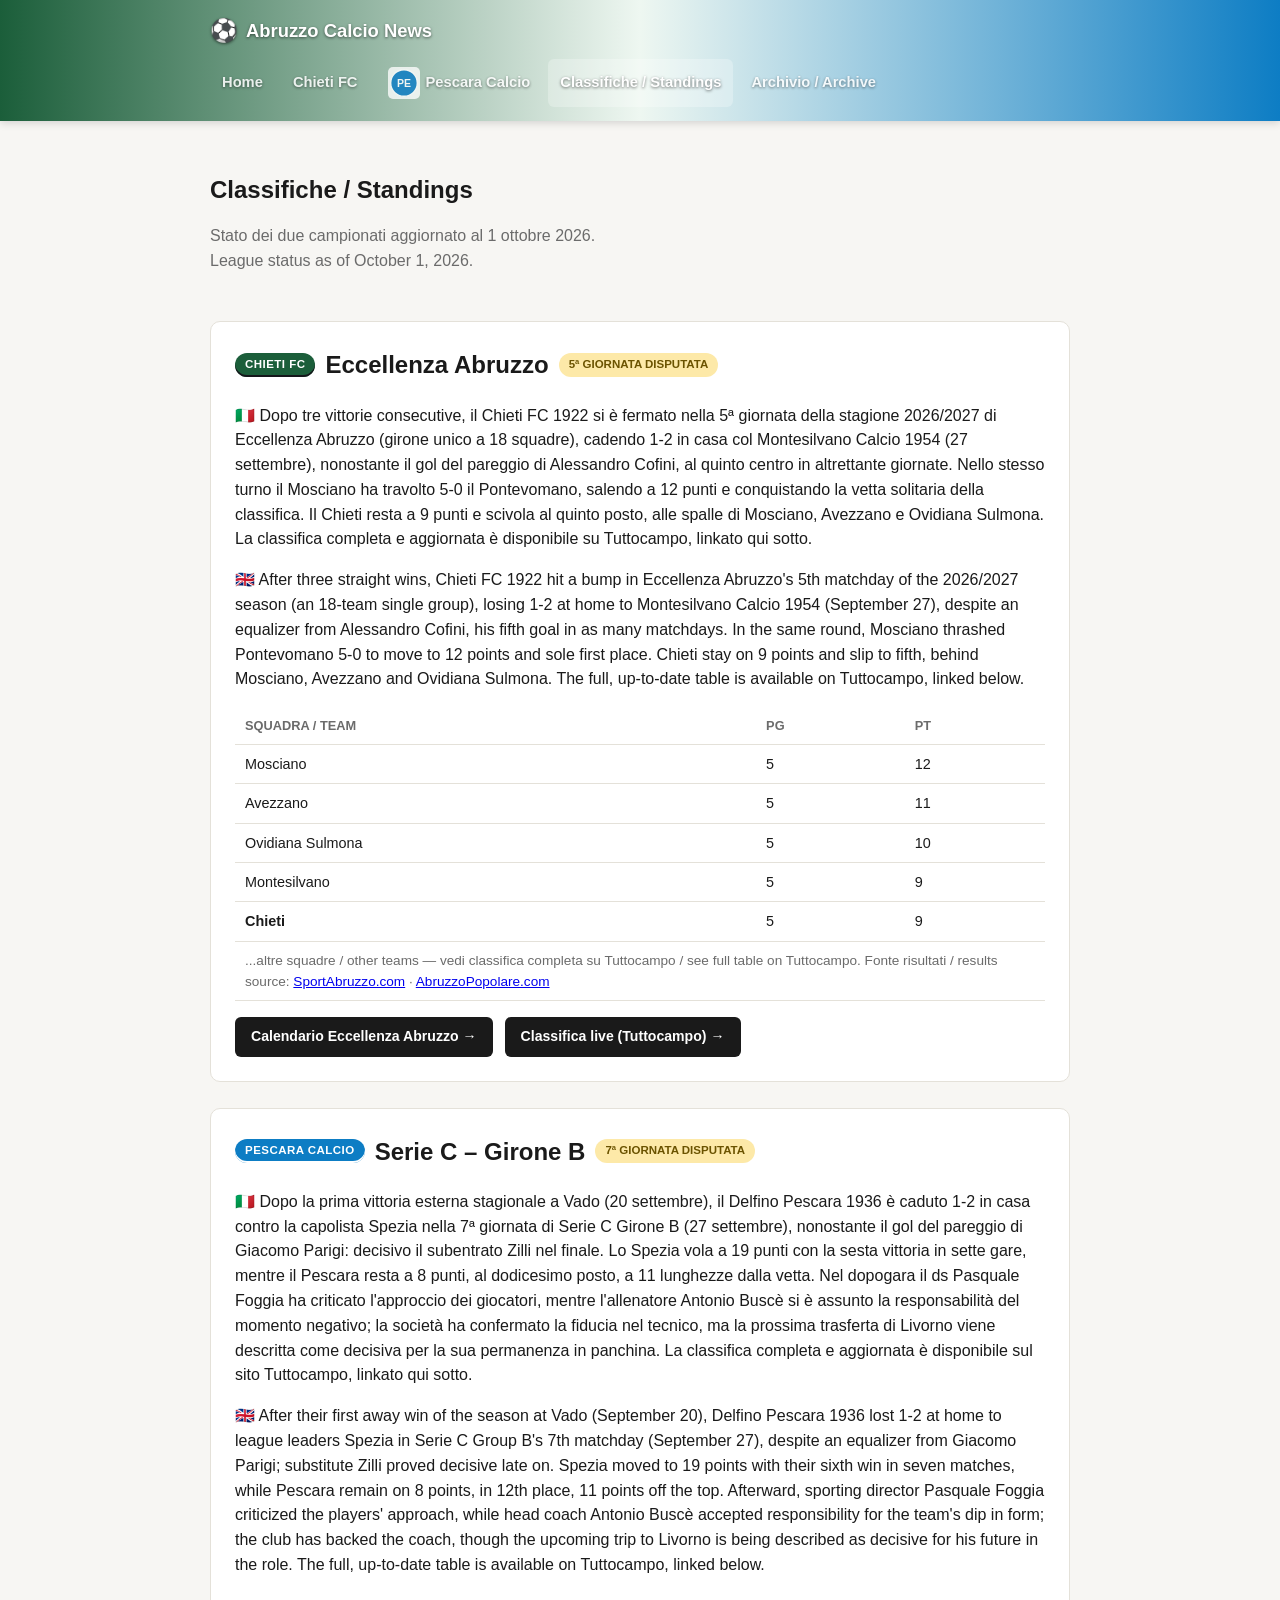
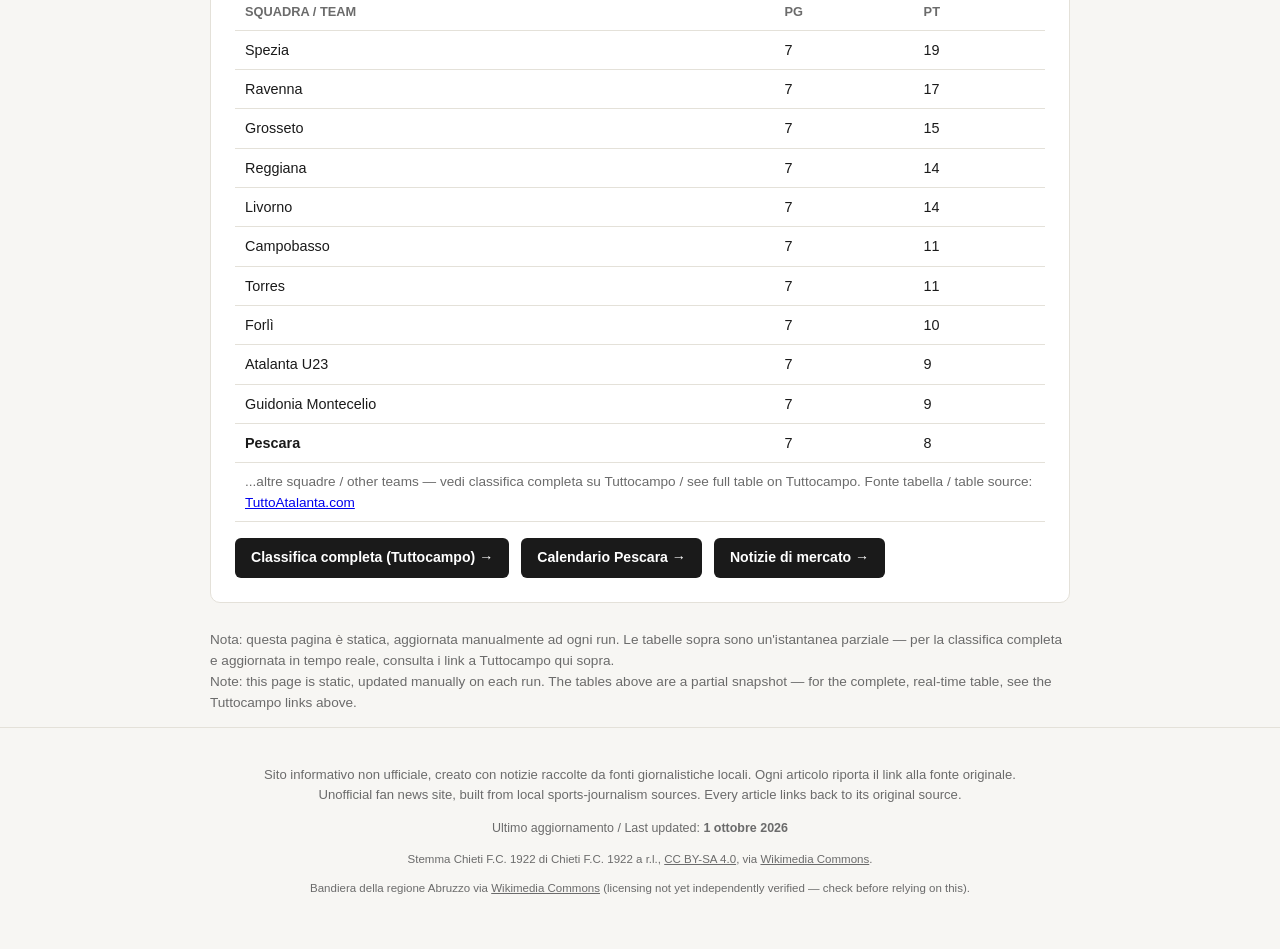
<file: standings.html>
<!DOCTYPE html>
<html lang="it" translate="no">
<head>
<meta name="google" content="notranslate">
<meta charset="UTF-8">
<meta name="viewport" content="width=device-width, initial-scale=1.0">
<title>Classifiche / Standings | Abruzzo Calcio News</title>
<meta name="description" content="Classifiche aggiornate di Chieti FC (Eccellenza Abruzzo) e Pescara Calcio (Serie C Girone B).">
<link rel="stylesheet" href="assets/style.css?v=4">
</head>
<body>

<header class="site-header">
  <img src="https://commons.wikimedia.org/wiki/Special:FilePath/Flag_of_Abruzzo.svg?width=200" alt="" class="header-map" onerror="this.remove()">
  <div class="container header-inner">
    <a href="index.html" class="logo">
      <span class="logo-badge">⚽</span>
      <span class="logo-text">Abruzzo Calcio News</span>
    </a>
    <nav class="main-nav">
      <a href="index.html" class="nav-link">Home</a>
      <a href="chieti.html" class="nav-link"><img src="https://commons.wikimedia.org/wiki/Special:FilePath/Chietifc1922.png" alt="" class="nav-crest" onerror="this.remove()">Chieti FC</a>
      <a href="pescara.html" class="nav-link"><img src="assets/pescara-badge.svg" alt="" class="nav-crest">Pescara Calcio</a>
      <a href="standings.html" class="nav-link active">Classifiche / Standings</a>
      <a href="archive.html" class="nav-link">Archivio / Archive</a>
    </nav>
  </div>
</header>

<main class="container">
  <section class="page-intro">
    <h1>Classifiche / Standings</h1>
    <p>Stato dei due campionati aggiornato al 1 ottobre 2026.<br>League status as of October 1, 2026.</p>
  </section>

  <section class="standings-section">
    <h2><span class="team-tag team-chieti">Chieti FC</span> Eccellenza Abruzzo <span class="status-badge">5ª giornata disputata</span></h2>
    <p>
      🇮🇹 Dopo tre vittorie consecutive, il Chieti FC 1922 si è fermato nella 5ª giornata della stagione 2026/2027 di Eccellenza Abruzzo (girone unico a 18 squadre), cadendo 1-2 in casa col Montesilvano Calcio 1954 (27 settembre), nonostante il gol del pareggio di Alessandro Cofini, al quinto centro in altrettante giornate. Nello stesso turno il Mosciano ha travolto 5-0 il Pontevomano, salendo a 12 punti e conquistando la vetta solitaria della classifica. Il Chieti resta a 9 punti e scivola al quinto posto, alle spalle di Mosciano, Avezzano e Ovidiana Sulmona. La classifica completa e aggiornata è disponibile su Tuttocampo, linkato qui sotto.
    </p>
    <p>
      🇬🇧 After three straight wins, Chieti FC 1922 hit a bump in Eccellenza Abruzzo's 5th matchday of the 2026/2027 season (an 18-team single group), losing 1-2 at home to Montesilvano Calcio 1954 (September 27), despite an equalizer from Alessandro Cofini, his fifth goal in as many matchdays. In the same round, Mosciano thrashed Pontevomano 5-0 to move to 12 points and sole first place. Chieti stay on 9 points and slip to fifth, behind Mosciano, Avezzano and Ovidiana Sulmona. The full, up-to-date table is available on Tuttocampo, linked below.
    </p>
    <table class="standings-table">
      <thead>
        <tr><th>Squadra / Team</th><th>PG</th><th>Pt</th></tr>
      </thead>
      <tbody>
        <tr><td>Mosciano</td><td>5</td><td>12</td></tr>
        <tr><td>Avezzano</td><td>5</td><td>11</td></tr>
        <tr><td>Ovidiana Sulmona</td><td>5</td><td>10</td></tr>
        <tr><td>Montesilvano</td><td>5</td><td>9</td></tr>
        <tr><td><strong>Chieti</strong></td><td>5</td><td>9</td></tr>
        <tr><td colspan="3" style="color:var(--muted); font-size:0.85rem;">...altre squadre / other teams — vedi classifica completa su Tuttocampo / see full table on Tuttocampo. Fonte risultati / results source: <a href="https://www.sportabruzzo.com/2026/09/eccellenza-risultati-e-marcatori-della-5a-giornata/" target="_blank" rel="noopener">SportAbruzzo.com</a> · <a href="https://www.abruzzopopolare.com/2026/09/27/calcio-eccellenza-mosciano-solo-al-comando-cade-il-chieti-finizio-firma-il-riscatto-della-pro-vasto-colpo-bacigalupo-e-ovidiana/" target="_blank" rel="noopener">AbruzzoPopolare.com</a></td></tr>
      </tbody>
    </table>
    <div class="external-links">
      <a class="btn-link" href="https://www.tuttocampo.it/Abruzzo/Eccellenza/GironeA/Calendario" target="_blank" rel="noopener">Calendario Eccellenza Abruzzo →</a>
      <a class="btn-link" href="https://www.tuttocampo.it/Abruzzo/Eccellenza/GironeA/Risultati" target="_blank" rel="noopener">Classifica live (Tuttocampo) →</a>
    </div>
  </section>

  <section class="standings-section">
    <h2><span class="team-tag team-pescara">Pescara Calcio</span> Serie C – Girone B <span class="status-badge">7ª giornata disputata</span></h2>
    <p>
      🇮🇹 Dopo la prima vittoria esterna stagionale a Vado (20 settembre), il Delfino Pescara 1936 è caduto 1-2 in casa contro la capolista Spezia nella 7ª giornata di Serie C Girone B (27 settembre), nonostante il gol del pareggio di Giacomo Parigi: decisivo il subentrato Zilli nel finale. Lo Spezia vola a 19 punti con la sesta vittoria in sette gare, mentre il Pescara resta a 8 punti, al dodicesimo posto, a 11 lunghezze dalla vetta. Nel dopogara il ds Pasquale Foggia ha criticato l'approccio dei giocatori, mentre l'allenatore Antonio Buscè si è assunto la responsabilità del momento negativo; la società ha confermato la fiducia nel tecnico, ma la prossima trasferta di Livorno viene descritta come decisiva per la sua permanenza in panchina. La classifica completa e aggiornata è disponibile sul sito Tuttocampo, linkato qui sotto.
    </p>
    <p>
      🇬🇧 After their first away win of the season at Vado (September 20), Delfino Pescara 1936 lost 1-2 at home to league leaders Spezia in Serie C Group B's 7th matchday (September 27), despite an equalizer from Giacomo Parigi; substitute Zilli proved decisive late on. Spezia moved to 19 points with their sixth win in seven matches, while Pescara remain on 8 points, in 12th place, 11 points off the top. Afterward, sporting director Pasquale Foggia criticized the players' approach, while head coach Antonio Buscè accepted responsibility for the team's dip in form; the club has backed the coach, though the upcoming trip to Livorno is being described as decisive for his future in the role. The full, up-to-date table is available on Tuttocampo, linked below.
    </p>
    <table class="standings-table">
      <thead>
        <tr><th>Squadra / Team</th><th>PG</th><th>Pt</th></tr>
      </thead>
      <tbody>
        <tr><td>Spezia</td><td>7</td><td>19</td></tr>
        <tr><td>Ravenna</td><td>7</td><td>17</td></tr>
        <tr><td>Grosseto</td><td>7</td><td>15</td></tr>
        <tr><td>Reggiana</td><td>7</td><td>14</td></tr>
        <tr><td>Livorno</td><td>7</td><td>14</td></tr>
        <tr><td>Campobasso</td><td>7</td><td>11</td></tr>
        <tr><td>Torres</td><td>7</td><td>11</td></tr>
        <tr><td>Forlì</td><td>7</td><td>10</td></tr>
        <tr><td>Atalanta U23</td><td>7</td><td>9</td></tr>
        <tr><td>Guidonia Montecelio</td><td>7</td><td>9</td></tr>
        <tr><td><strong>Pescara</strong></td><td>7</td><td>8</td></tr>
        <tr><td colspan="3" style="color:var(--muted); font-size:0.85rem;">...altre squadre / other teams — vedi classifica completa su Tuttocampo / see full table on Tuttocampo. Fonte tabella / table source: <a href="https://www.tuttoatalanta.com/serie-c/serie-c-gir-b-7a-giornata-risultati-classifica-aggiornata-u23-resta-ferma-spezia-vince-pescara-allun-138916" target="_blank" rel="noopener">TuttoAtalanta.com</a></td></tr>
      </tbody>
    </table>
    <div class="external-links">
      <a class="btn-link" href="https://www.tuttocampo.it/Italia/SerieC/GironeB/Classifica" target="_blank" rel="noopener">Classifica completa (Tuttocampo) →</a>
      <a class="btn-link" href="https://www.tuttocampo.it/Italia/SerieC/GironeCoppaItaliaSerieC/Squadra/Pescara/1010211/Calendario" target="_blank" rel="noopener">Calendario Pescara →</a>
      <a class="btn-link" href="https://www.tuttomercatoweb.com/pescara/" target="_blank" rel="noopener">Notizie di mercato →</a>
    </div>
  </section>

  <p style="color:var(--muted); font-size:0.85rem;">
    Nota: questa pagina è statica, aggiornata manualmente ad ogni run. Le tabelle sopra sono un'istantanea parziale — per la classifica completa e aggiornata in tempo reale, consulta i link a Tuttocampo qui sopra.<br>
    Note: this page is static, updated manually on each run. The tables above are a partial snapshot — for the complete, real-time table, see the Tuttocampo links above.
  </p>
</main>

<footer class="site-footer">
  <div class="container">
    <p>Sito informativo non ufficiale, creato con notizie raccolte da fonti giornalistiche locali. Ogni articolo riporta il link alla fonte originale.<br>
    Unofficial fan news site, built from local sports-journalism sources. Every article links back to its original source.</p>
    <p class="footer-updated">Ultimo aggiornamento / Last updated: <strong>1 ottobre 2026</strong></p>
    <p class="footer-credit">Stemma Chieti F.C. 1922 di Chieti F.C. 1922 a r.l., <a href="https://creativecommons.org/licenses/by-sa/4.0/" target="_blank" rel="noopener">CC BY-SA 4.0</a>, via <a href="https://commons.wikimedia.org/wiki/File:Chietifc1922.png" target="_blank" rel="noopener">Wikimedia Commons</a>.</p>
    <p class="footer-credit">Bandiera della regione Abruzzo via <a href="https://commons.wikimedia.org/wiki/File:Flag_of_Abruzzo.svg" target="_blank" rel="noopener">Wikimedia Commons</a> (licensing not yet independently verified — check before relying on this).</p>
  </div>
</footer>

<script src="assets/script.js?v=4"></script>
</body>
</html>
</file>
<file: assets/style.css>
:root {
  --chieti: #1b5e3a;       /* neroverde: Chieti FC's official green */
  --chieti-dark: #14161a;  /* neroverde: Chieti FC's official black */
  --pescara: #0d7dc4;      /* biancazzurro: Pescara's official sky blue */
  --ink: #1a1a1a;
  --muted: #6b6b6b;
  --bg: #f7f6f3;
  --card-bg: #ffffff;
  --border: #e4e1d9;
  --accent: #b8860b;       /* neutral site accent, distinct from both club colors */
}

* { box-sizing: border-box; }

body {
  margin: 0;
  font-family: "Segoe UI", Roboto, Helvetica, Arial, sans-serif;
  background: var(--bg);
  color: var(--ink);
  line-height: 1.55;
}

.container {
  max-width: 900px;
  margin: 0 auto;
  padding: 0 20px;
}

.site-header {
  background: linear-gradient(90deg, var(--chieti) 0%, #eef7f1 50%, var(--pescara) 100%);
  color: #fff;
  position: sticky;
  top: 0;
  z-index: 10;
  box-shadow: 0 2px 8px rgba(0,0,0,0.15);
  overflow: hidden;
  isolation: isolate;
}

.header-map {
  position: absolute;
  top: 50%;
  right: 24px;
  transform: translateY(-50%);
  height: 44px;
  width: auto;
  opacity: 0.85;
  border-radius: 3px;
  box-shadow: 0 0 0 1px rgba(255, 255, 255, 0.4);
  pointer-events: none;
  z-index: -1;
}

.logo, .main-nav, .nav-link, .logo-text {
  text-shadow: 0 1px 3px rgba(0, 0, 0, 0.55);
}

.header-inner {
  display: flex;
  align-items: center;
  justify-content: space-between;
  flex-wrap: wrap;
  padding: 14px 20px;
  gap: 10px;
}

.logo {
  display: flex;
  align-items: center;
  gap: 8px;
  color: #fff;
  text-decoration: none;
  font-weight: 700;
  font-size: 1.15rem;
}

.logo-badge { font-size: 1.4rem; }

.main-nav {
  display: flex;
  gap: 6px;
  flex-wrap: wrap;
}

.nav-link {
  display: inline-flex;
  align-items: center;
  gap: 6px;
  color: #fff;
  text-decoration: none;
  padding: 8px 12px;
  border-radius: 6px;
  font-size: 0.92rem;
  font-weight: 600;
  opacity: 0.85;
  transition: background 0.15s, opacity 0.15s;
}

.nav-crest {
  width: 32px;
  height: 32px;
  object-fit: contain;
  border-radius: 5px;
  background: rgba(255, 255, 255, 0.9);
  padding: 2px;
}

.nav-link:hover { background: rgba(255,255,255,0.15); opacity: 1; }
.nav-link.active { background: rgba(255,255,255,0.25); opacity: 1; }

.hero {
  padding: 36px 0 12px;
  text-align: center;
}

.hero h1 {
  font-size: 1.9rem;
  margin-bottom: 8px;
}

.hero-sub {
  color: var(--muted);
  max-width: 640px;
  margin: 0 auto;
  font-size: 0.98rem;
}

.filters {
  display: flex;
  gap: 10px;
  justify-content: center;
  margin: 22px 0 30px;
  flex-wrap: wrap;
}

.filter-btn {
  border: 2px solid var(--border);
  background: #fff;
  padding: 8px 18px;
  border-radius: 999px;
  cursor: pointer;
  font-weight: 600;
  font-size: 0.9rem;
  color: var(--ink);
  transition: all 0.15s;
}

.filter-btn:hover { border-color: var(--accent); }

.filter-btn.active {
  background: var(--ink);
  border-color: var(--ink);
  color: #fff;
}

.news-feed {
  display: flex;
  flex-direction: column;
  gap: 22px;
  padding-bottom: 50px;
}

.news-card {
  background: var(--card-bg);
  border: 1px solid var(--border);
  border-radius: 10px;
  padding: 22px 24px;
  box-shadow: 0 1px 3px rgba(0,0,0,0.04);
}

.news-card.hidden { display: none; }

.news-meta {
  display: flex;
  align-items: center;
  gap: 12px;
  margin-bottom: 10px;
  flex-wrap: wrap;
}

.news-date {
  font-size: 0.85rem;
  font-weight: 700;
  color: var(--accent);
  text-decoration: none;
  border-bottom: 1px dashed var(--accent);
}

.news-date:hover { color: #8a6508; }

.team-tag {
  font-size: 0.72rem;
  font-weight: 700;
  text-transform: uppercase;
  letter-spacing: 0.04em;
  padding: 3px 10px;
  border-radius: 999px;
  color: #fff;
}

/* Chieti FC's official colors are neroverde (black + green) */
.team-chieti { background: var(--chieti); box-shadow: inset 0 -2px 0 var(--chieti-dark); }
/* Pescara's official colors are biancazzurro (white + sky blue) */
.team-pescara { background: var(--pescara); box-shadow: inset 0 -2px 0 #ffffff; }

.news-title {
  font-size: 1.15rem;
  margin: 0 0 4px;
}

.news-title-en {
  font-size: 0.92rem;
  font-style: italic;
  color: var(--muted);
  margin: 0 0 14px;
}

.news-lang {
  display: grid;
  grid-template-columns: 1fr;
  gap: 14px;
}

.lang-block {
  border-left: 3px solid var(--border);
  padding-left: 12px;
}

.lang-label {
  display: block;
  font-size: 0.78rem;
  font-weight: 700;
  color: var(--muted);
  margin-bottom: 4px;
  text-transform: uppercase;
  letter-spacing: 0.03em;
}

.lang-block p { margin: 0; font-size: 0.96rem; }

.source-link {
  display: inline-block;
  margin-top: 14px;
  font-size: 0.82rem;
  color: var(--muted);
  text-decoration: none;
}

.source-link:hover { color: var(--ink); text-decoration: underline; }

.page-intro {
  padding: 30px 0 6px;
}

.page-intro h1 { margin-bottom: 6px; }
.page-intro p { color: var(--muted); }

.standings-section {
  background: #fff;
  border: 1px solid var(--border);
  border-radius: 10px;
  padding: 24px;
  margin: 26px 0;
}

.standings-section h2 {
  margin-top: 0;
  display: flex;
  align-items: center;
  gap: 10px;
}

.status-badge {
  display: inline-block;
  font-size: 0.72rem;
  font-weight: 700;
  text-transform: uppercase;
  padding: 3px 10px;
  border-radius: 999px;
  background: #fde9a8;
  color: #6b5300;
}

.standings-table {
  width: 100%;
  border-collapse: collapse;
  margin-top: 14px;
  font-size: 0.9rem;
}

.standings-table th, .standings-table td {
  padding: 8px 10px;
  border-bottom: 1px solid var(--border);
  text-align: left;
}

.standings-table th { color: var(--muted); font-weight: 700; font-size: 0.8rem; text-transform: uppercase; }

.external-links {
  margin-top: 16px;
  display: flex;
  gap: 12px;
  flex-wrap: wrap;
}

.btn-link {
  display: inline-block;
  padding: 9px 16px;
  border-radius: 6px;
  background: var(--ink);
  color: #fff;
  text-decoration: none;
  font-size: 0.88rem;
  font-weight: 600;
}

.btn-link:hover { opacity: 0.85; }

.site-footer {
  border-top: 1px solid var(--border);
  padding: 24px 0 40px;
  color: var(--muted);
  font-size: 0.82rem;
  text-align: center;
}

.footer-updated { margin-top: 8px; font-size: 0.78rem; }
.footer-credit { margin-top: 4px; font-size: 0.72rem; }
.footer-credit a { color: var(--muted); }

@media (min-width: 640px) {
  .news-lang { grid-template-columns: 1fr 1fr; }
}

/* Subtle team-color diagonal stripes on each club's dedicated page */
body.chieti-page {
  background-color: var(--bg);
  background-image: repeating-linear-gradient(
    135deg,
    rgba(27, 94, 58, 0.28) 0px,
    rgba(27, 94, 58, 0.28) 26px,
    rgba(20, 22, 26, 0.16) 26px,
    rgba(20, 22, 26, 0.16) 52px
  );
}

body.pescara-page {
  background-color: var(--bg);
  background-image: repeating-linear-gradient(
    135deg,
    rgba(13, 125, 196, 0.13) 0px,
    rgba(13, 125, 196, 0.13) 26px,
    rgba(255, 255, 255, 0.9) 26px,
    rgba(255, 255, 255, 0.9) 52px
  );
}

.archive-week {
  margin-bottom: 34px;
}

.archive-week-title {
  font-size: 1.05rem;
  font-weight: 700;
  color: var(--ink);
  border-bottom: 2px solid var(--border);
  padding-bottom: 8px;
  margin: 0 0 18px;
}

.archive-empty {
  border: 1px dashed var(--border);
  border-radius: 10px;
  padding: 28px 24px;
  color: var(--muted);
  text-align: center;
  font-size: 0.95rem;
  margin-bottom: 40px;
}
</file>
